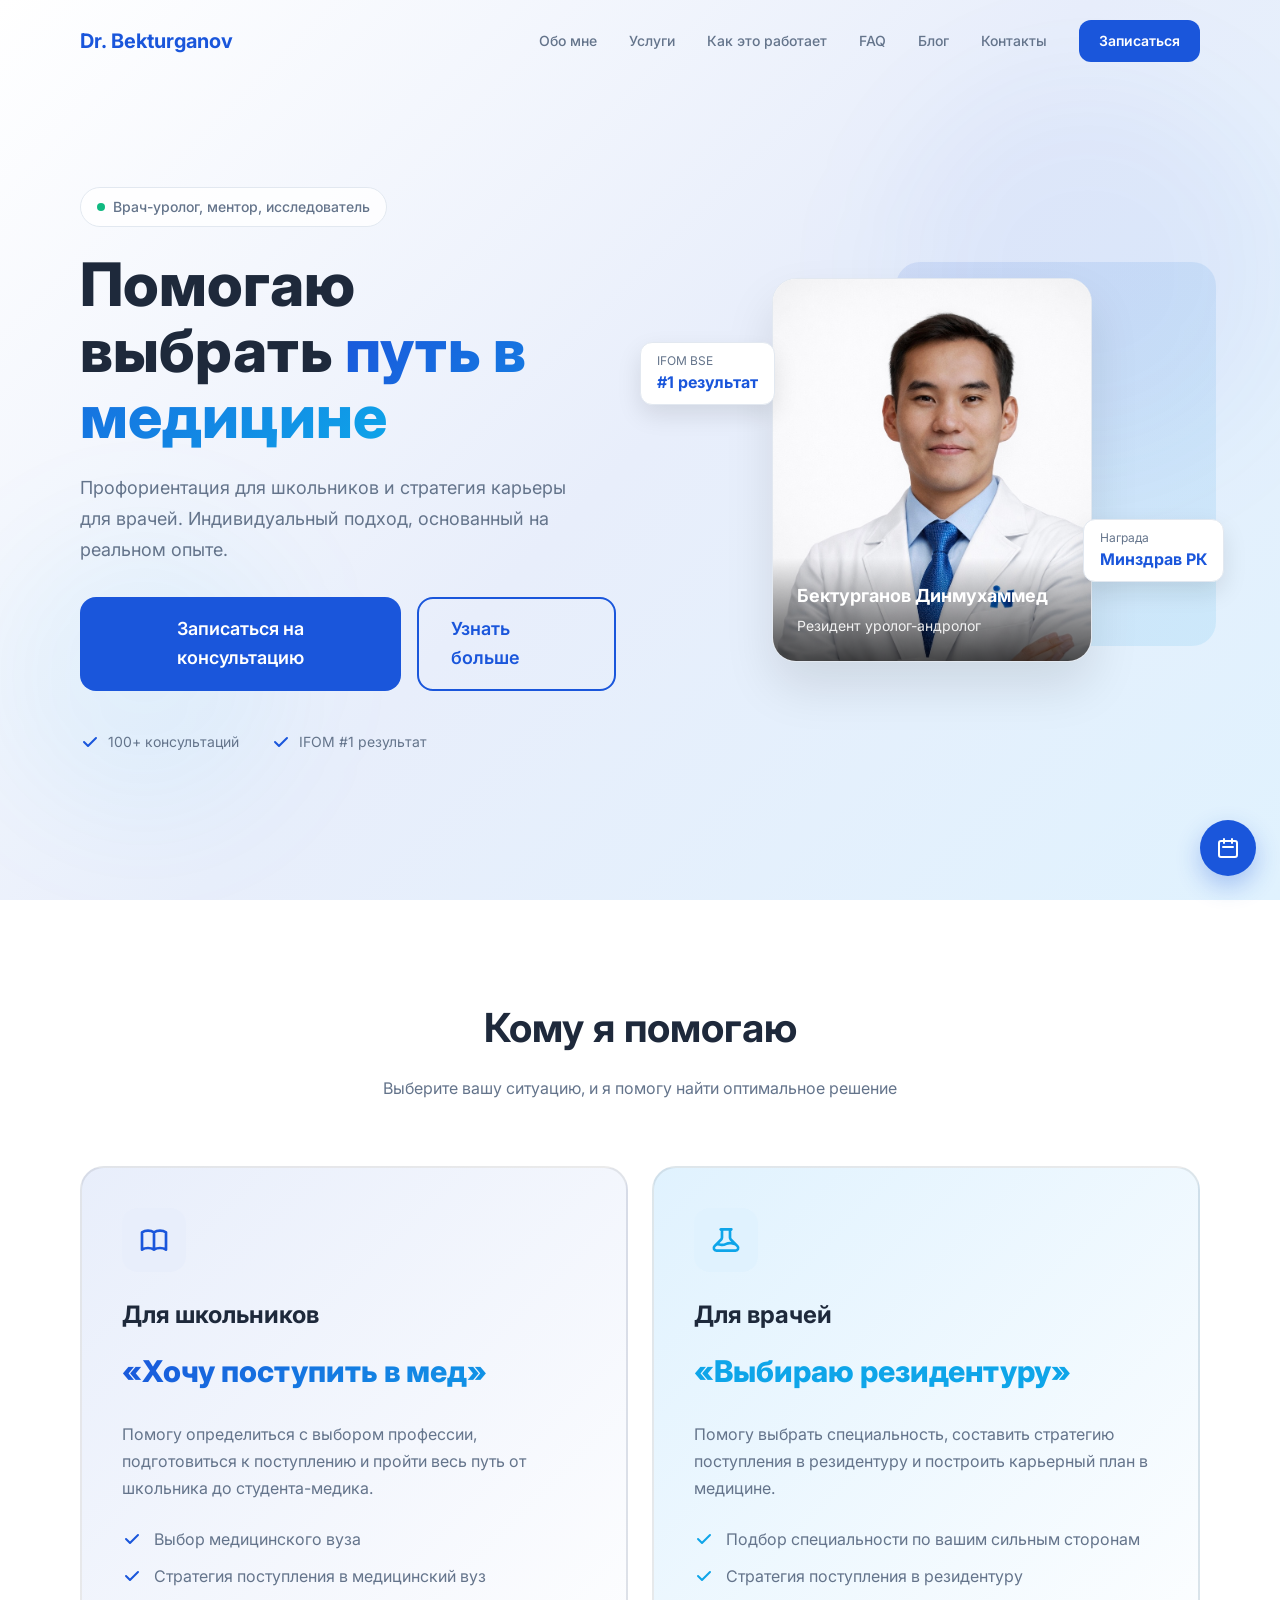
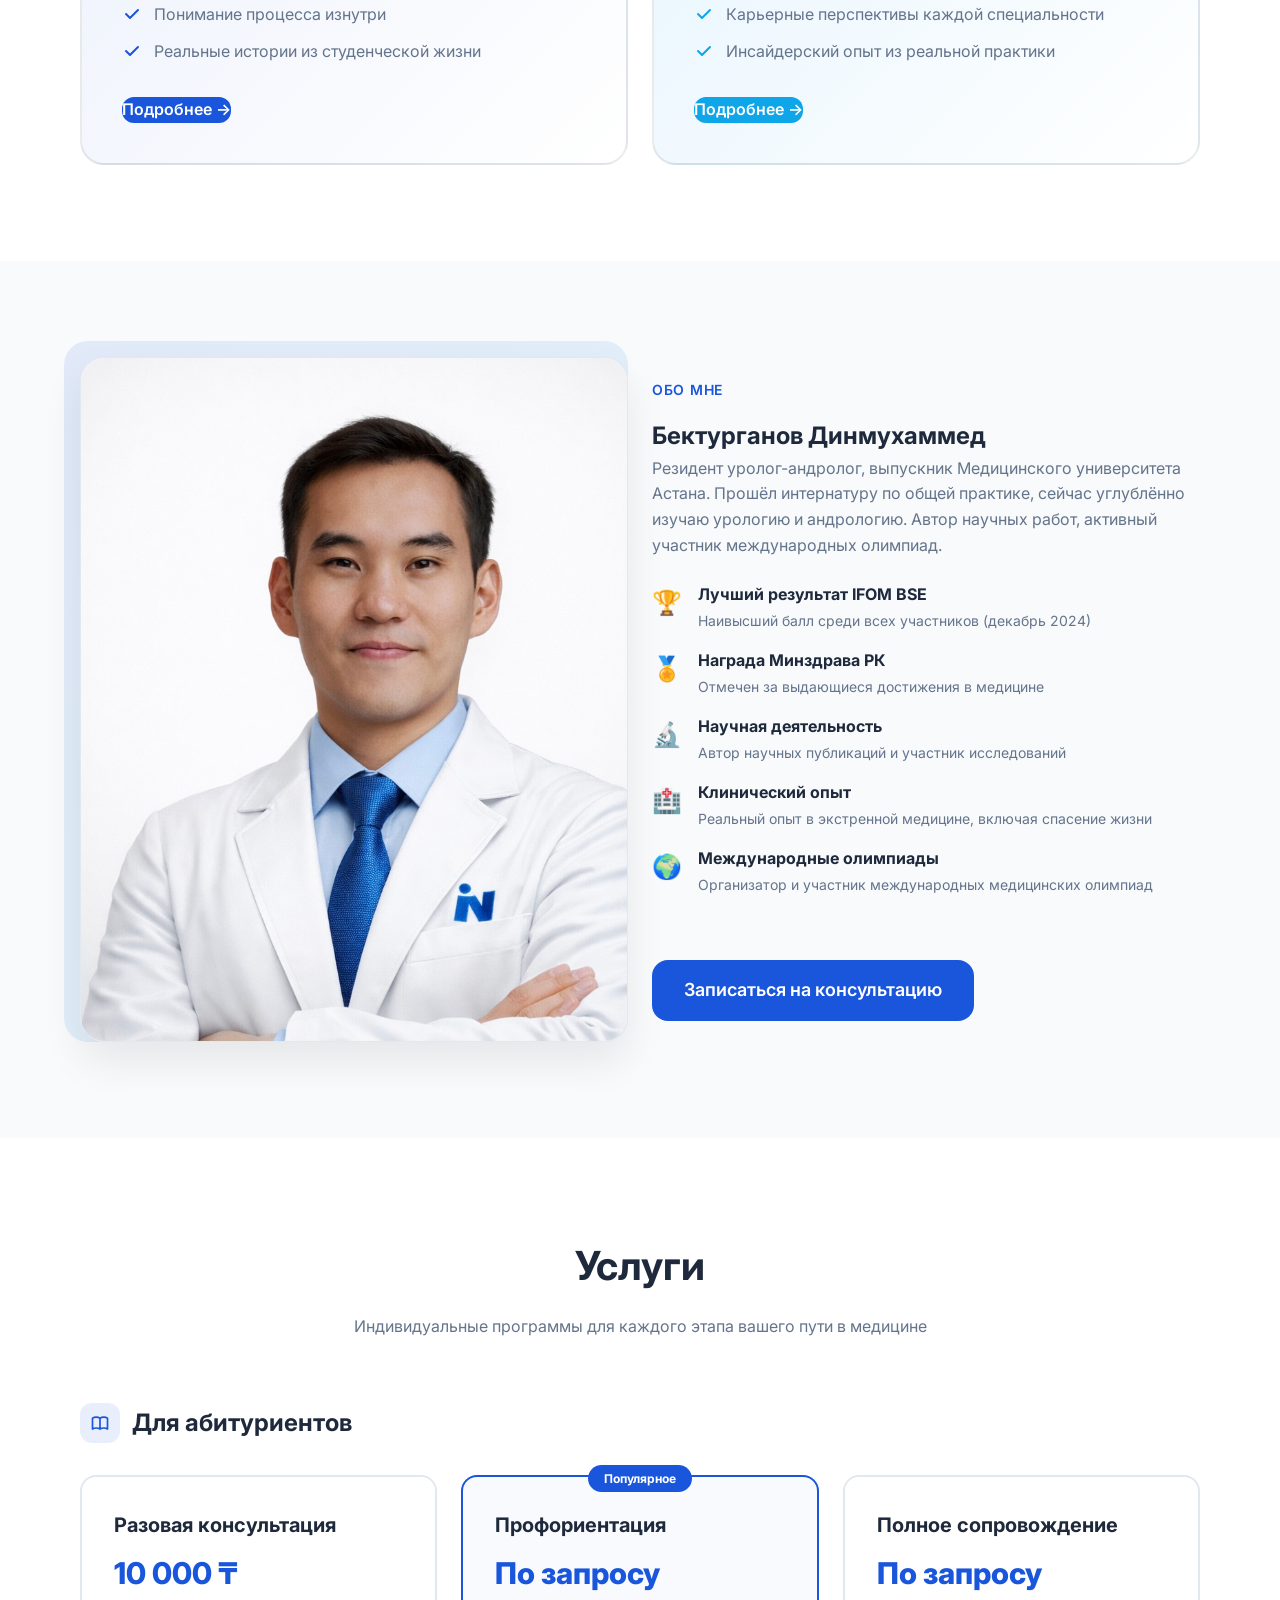
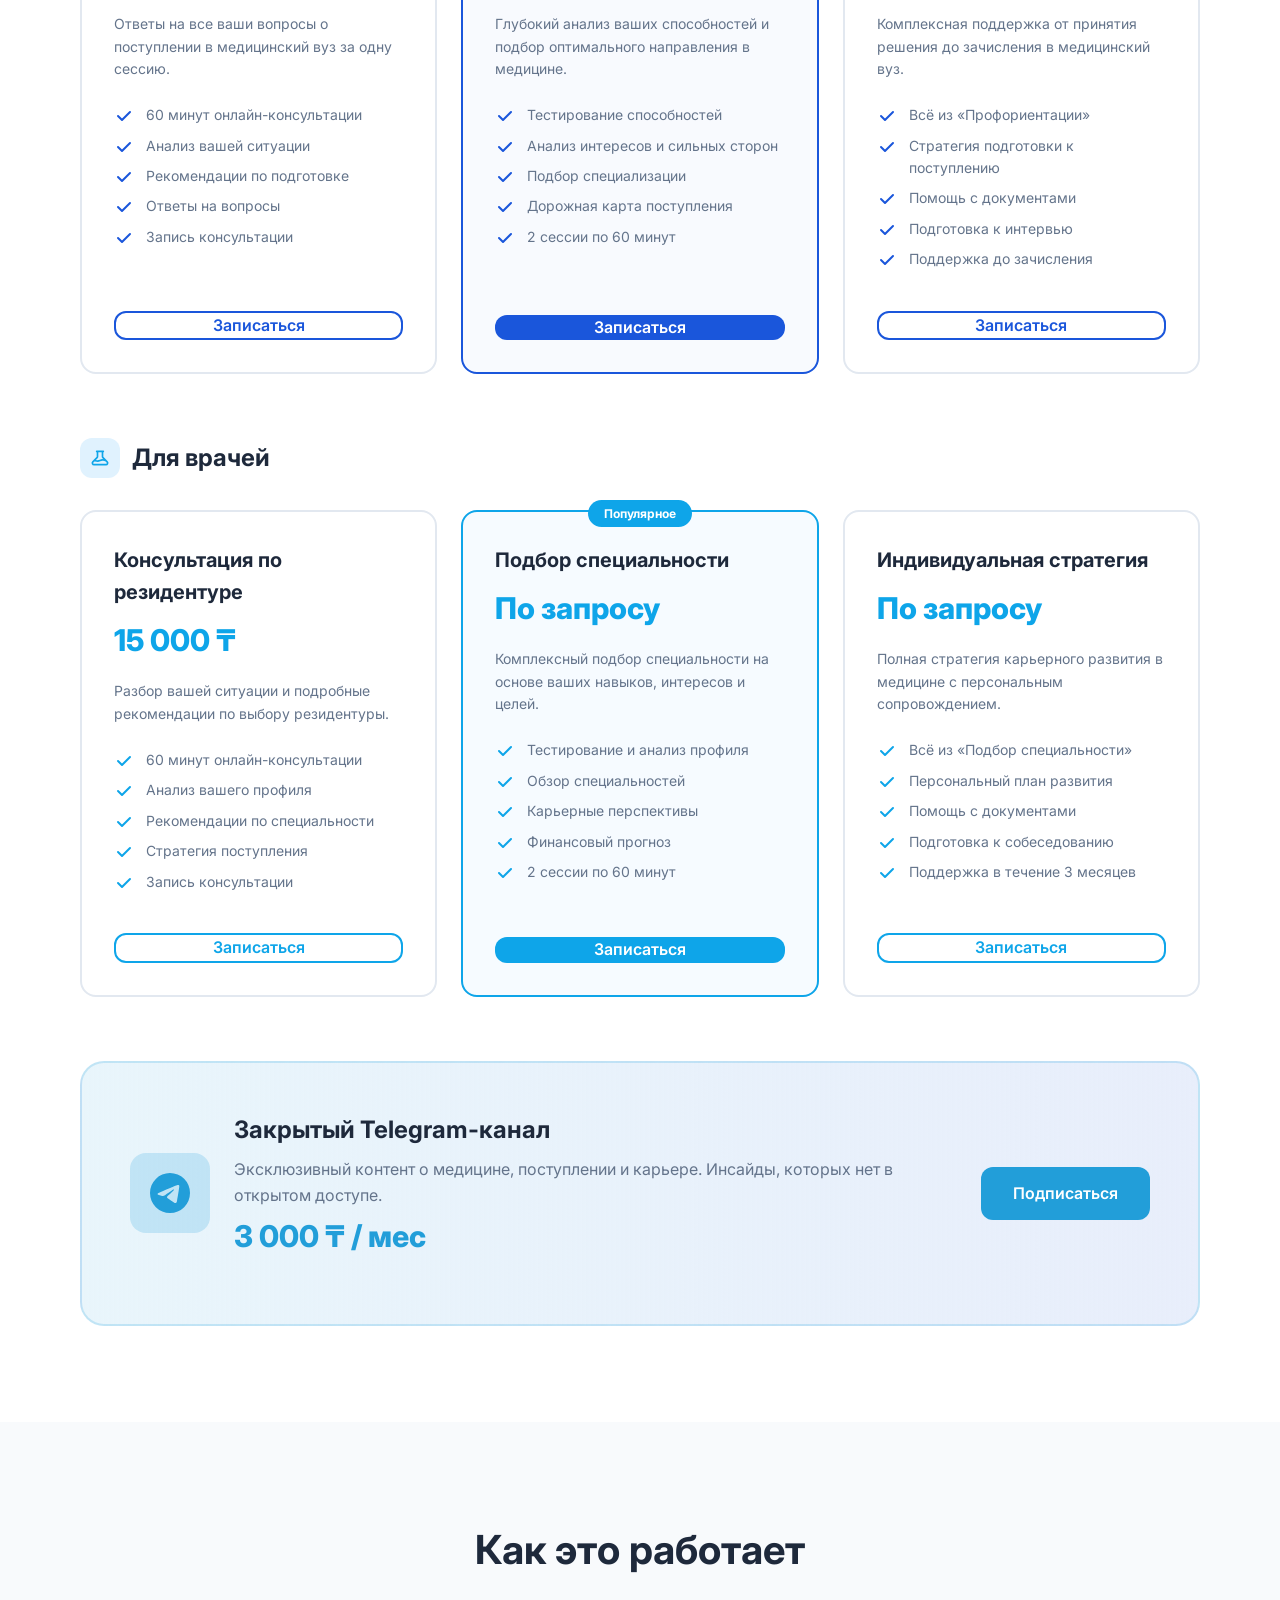
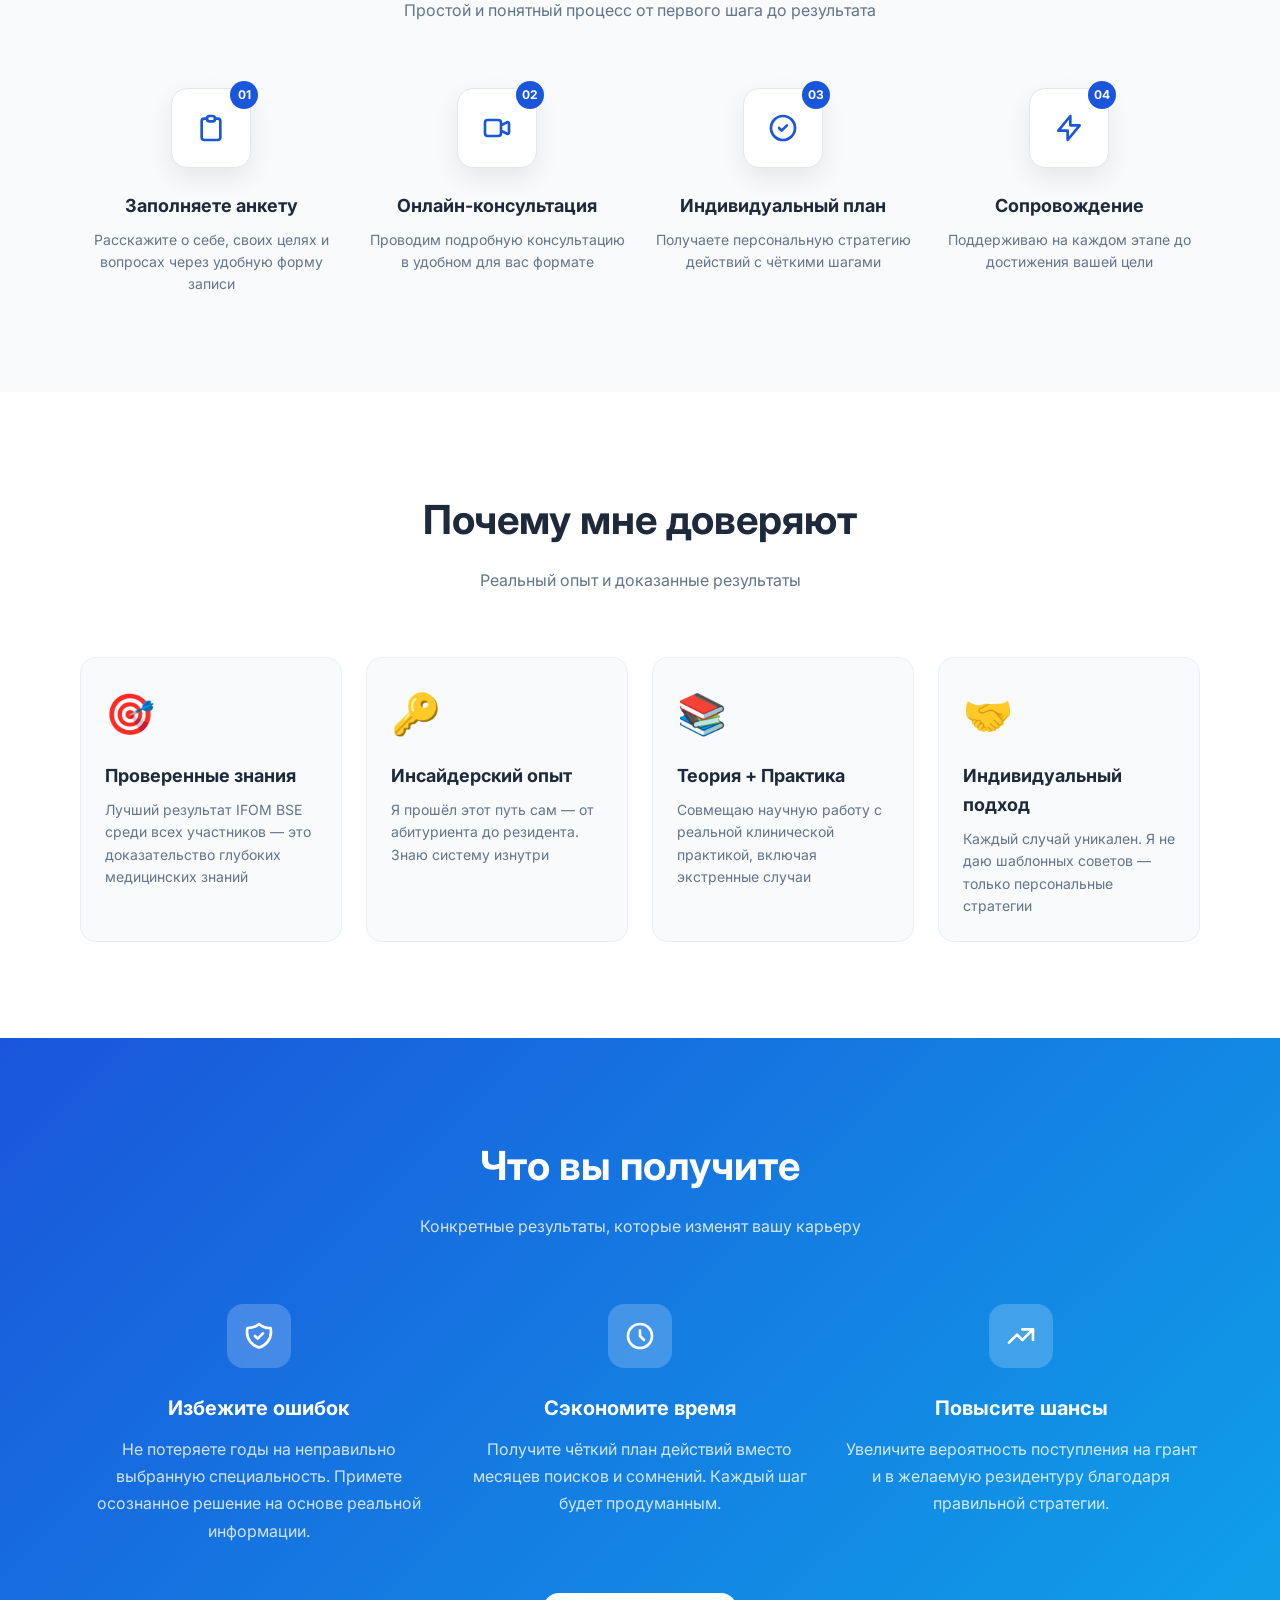
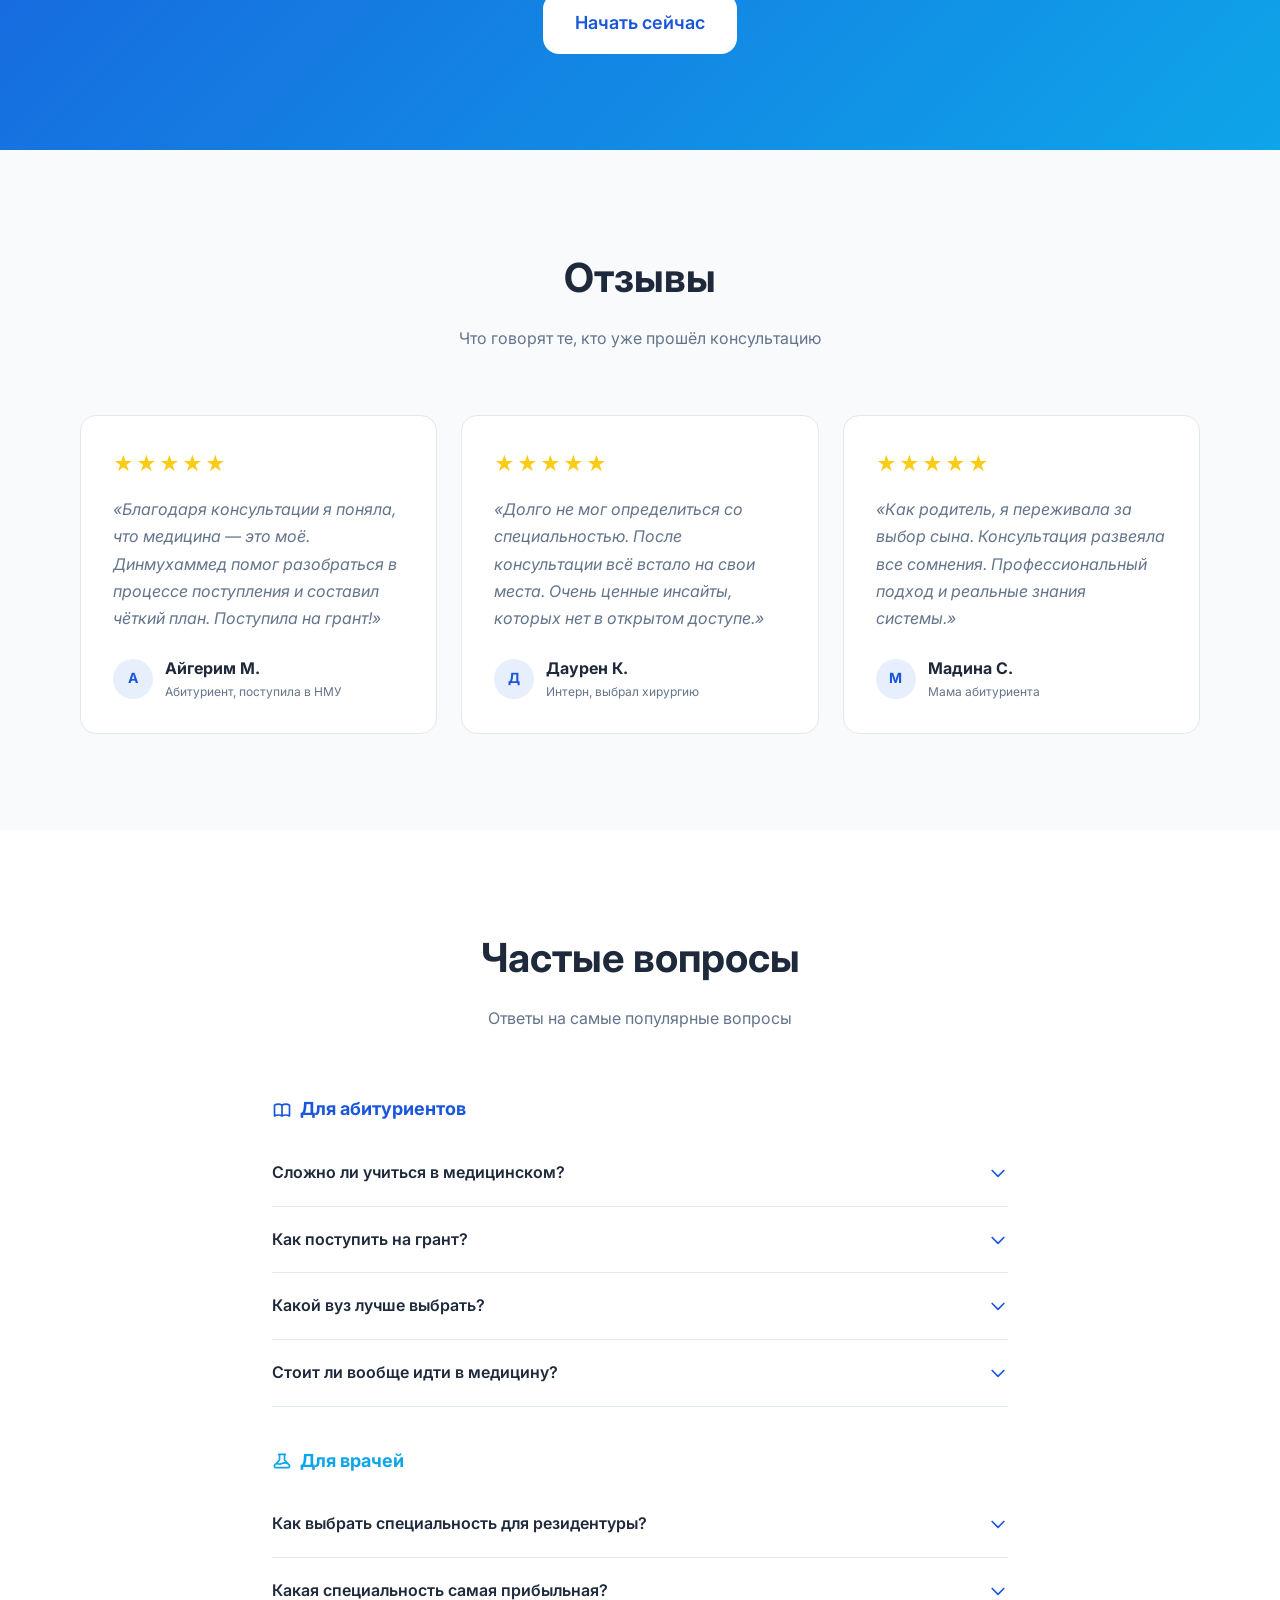
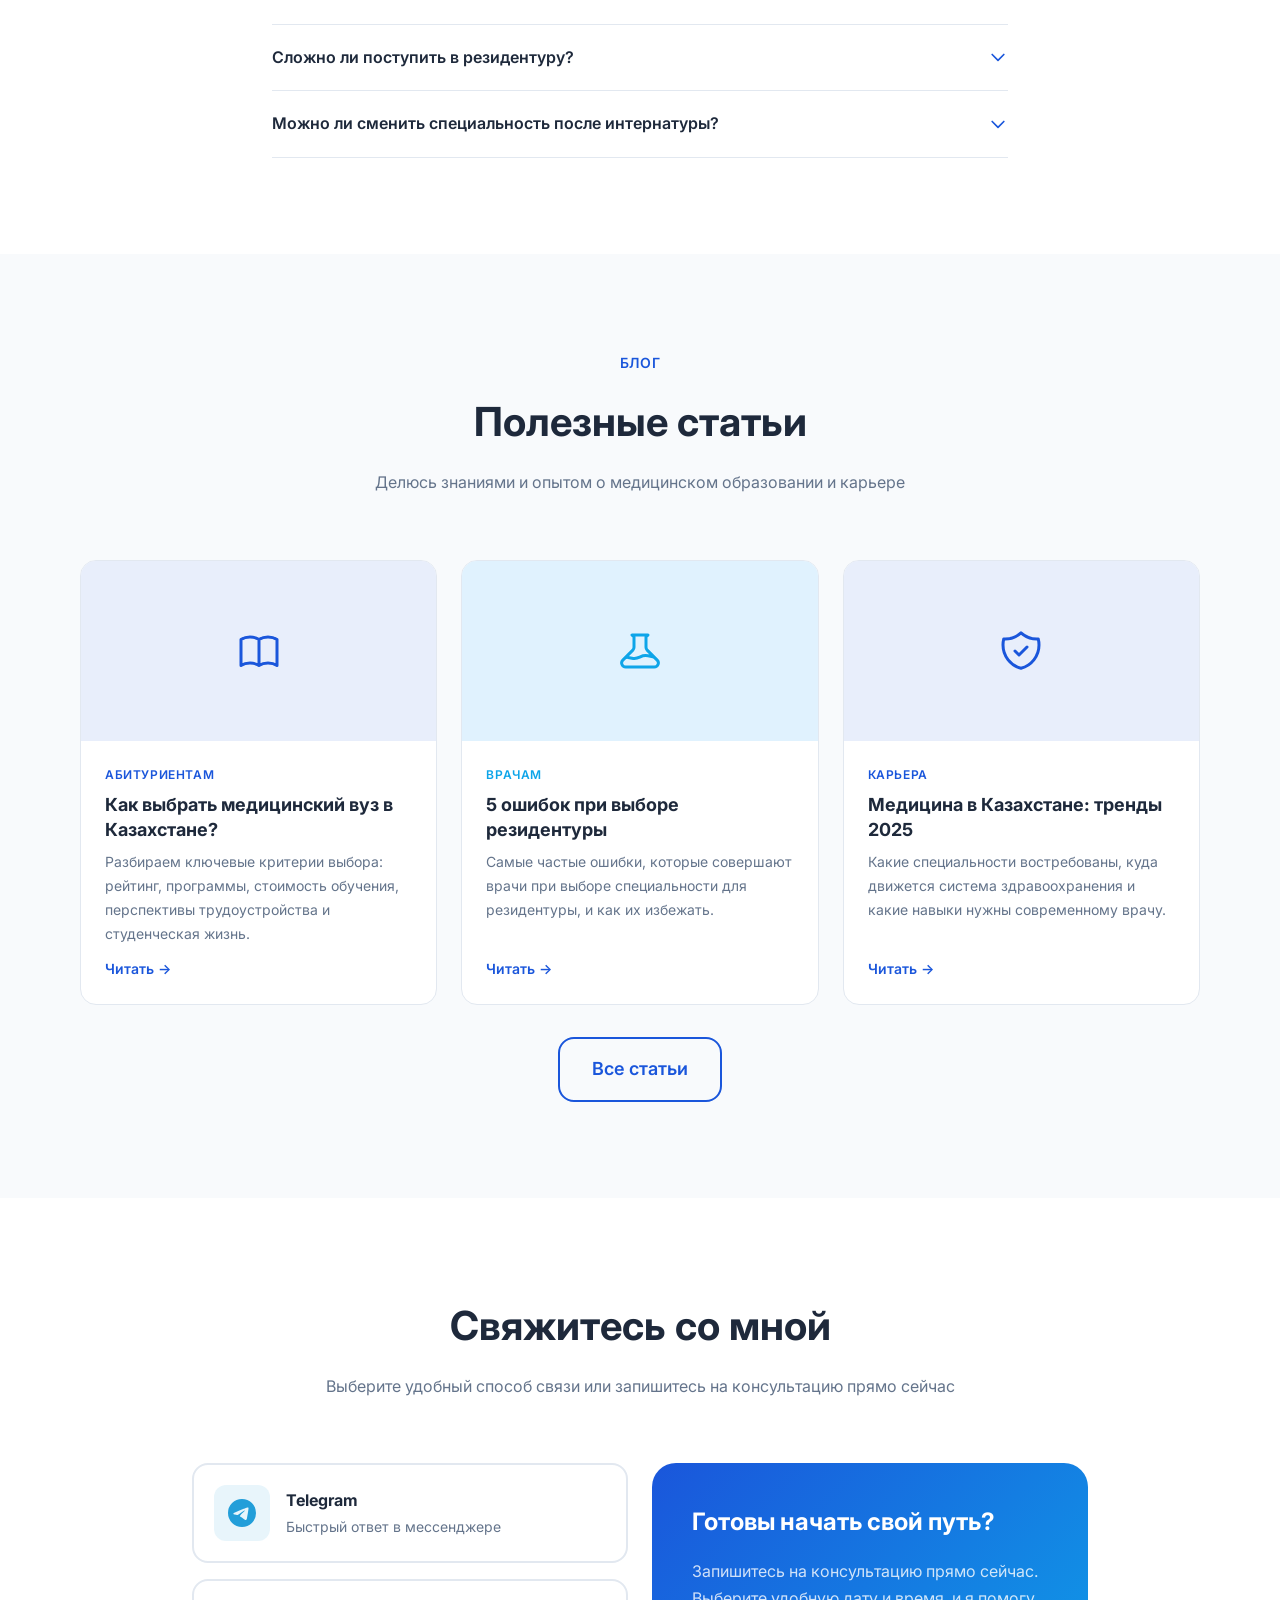
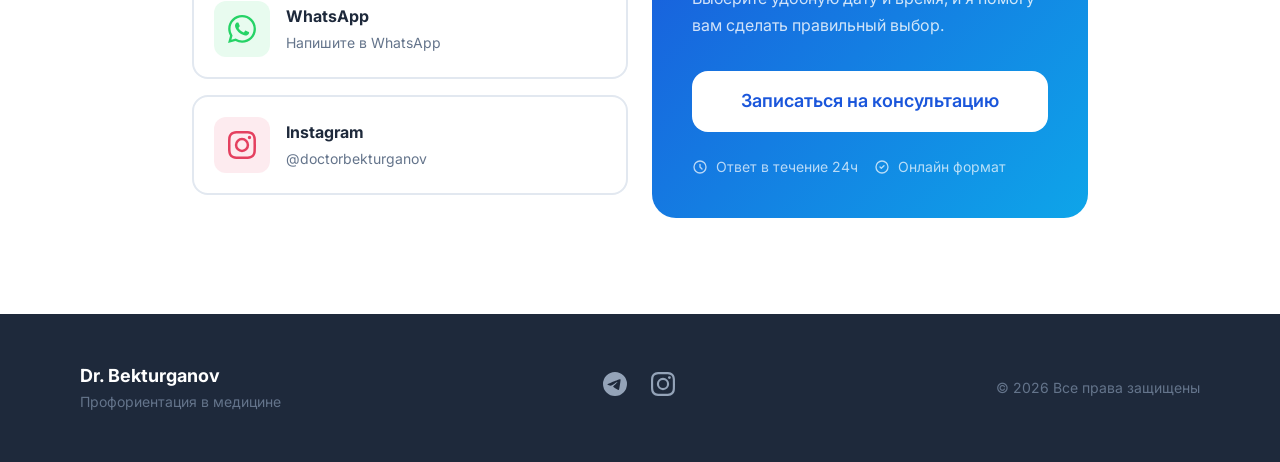
<file: index.html>
<!DOCTYPE html>
<html lang="ru">
<head>
  <meta charset="UTF-8">
  <meta name="viewport" content="width=device-width, initial-scale=1.0">
  <title>Бектурганов Динмухаммед — Профориентация в медицине</title>
  <meta name="description" content="Помогаю школьникам поступить в мед и врачам выбрать резидентуру. Консультации, менторство, сопровождение.">
  <meta name="keywords" content="профориентация, медицина, поступление в мед, резидентура, Казахстан, консультация врача, уролог">
  <meta property="og:title" content="Бектурганов Динмухаммед — Профориентация в медицине">
  <meta property="og:description" content="Помогаю школьникам поступить в мед и врачам выбрать резидентуру.">
  <meta property="og:type" content="website">
  <meta property="og:locale" content="ru_RU">
  <link rel="preconnect" href="https://fonts.googleapis.com">
  <link rel="preconnect" href="https://fonts.gstatic.com" crossorigin>
  <link href="https://fonts.googleapis.com/css2?family=Inter:wght@400;500;600;700;800&display=swap" rel="stylesheet">
  <link rel="stylesheet" href="style.css">
</head>
<body>

  <!-- NAVBAR -->
  <nav id="navbar">
    <div class="nav-inner">
      <a href="#" class="logo">Dr. Bekturganov</a>
      <div class="nav-links" id="navLinks">
        <a href="#about">Обо мне</a>
        <a href="#services">Услуги</a>
        <a href="#how">Как это работает</a>
        <a href="#faq">FAQ</a>
        <a href="blog.html">Блог</a>
        <a href="#contact">Контакты</a>
        <button class="btn btn-primary btn-sm" onclick="openBooking()">Записаться</button>
      </div>
      <button class="burger" id="burger" onclick="toggleMenu()">
        <span></span><span></span><span></span>
      </button>
    </div>
  </nav>

  <!-- HERO -->
  <section class="hero">
    <div class="hero-bg-orb hero-bg-orb-1"></div>
    <div class="hero-bg-orb hero-bg-orb-2"></div>
    <div class="container hero-grid">
      <div class="hero-content fade-up">
        <div class="badge">
          <span class="badge-dot"></span>
          Врач-уролог, ментор, исследователь
        </div>
        <h1>Помогаю выбрать <span class="gradient-text">путь в медицине</span></h1>
        <p class="hero-sub">Профориентация для школьников и стратегия карьеры для врачей. Индивидуальный подход, основанный на реальном опыте.</p>
        <div class="hero-buttons">
          <button class="btn btn-primary btn-lg pulse-cta" onclick="openBooking()">Записаться на консультацию</button>
          <a href="#segments" class="btn btn-outline btn-lg">Узнать больше</a>
        </div>
        <div class="hero-stats">
          <div class="hero-stat"><svg class="icon-check" viewBox="0 0 20 20" fill="currentColor"><path fill-rule="evenodd" d="M16.707 5.293a1 1 0 010 1.414l-8 8a1 1 0 01-1.414 0l-4-4a1 1 0 011.414-1.414L8 12.586l7.293-7.293a1 1 0 011.414 0z" clip-rule="evenodd"/></svg> 100+ консультаций</div>
          <div class="hero-stat"><svg class="icon-check" viewBox="0 0 20 20" fill="currentColor"><path fill-rule="evenodd" d="M16.707 5.293a1 1 0 010 1.414l-8 8a1 1 0 01-1.414 0l-4-4a1 1 0 011.414-1.414L8 12.586l7.293-7.293a1 1 0 011.414 0z" clip-rule="evenodd"/></svg> IFOM #1 результат</div>
        </div>
      </div>
      <div class="hero-card-wrap fade-in hide-mobile">
        <div class="hero-card-bg"></div>
        <div class="hero-card hero-card-photo">
          <img src="photo.jpg" alt="Бектурганов Динмухаммед" class="hero-photo">
          <div class="hero-card-overlay">
            <h3>Бектурганов Динмухаммед</h3>
            <p>Резидент уролог-андролог</p>
          </div>
        </div>
        <div class="float-badge float-badge-left fade-in"><p class="text-xs text-muted">IFOM BSE</p><p class="text-primary fw-bold">#1 результат</p></div>
        <div class="float-badge float-badge-right fade-in"><p class="text-xs text-muted">Награда</p><p class="text-primary fw-bold">Минздрав РК</p></div>
      </div>
    </div>
  </section>

  <!-- SEGMENTS -->
  <section id="segments" class="section bg-white">
    <div class="container">
      <div class="section-header anim">
        <h2>Кому я помогаю</h2>
        <p class="text-muted">Выберите вашу ситуацию, и я помогу найти оптимальное решение</p>
      </div>
      <div class="grid-2">
        <div class="segment-card segment-students anim">
          <div class="segment-icon bg-primary-light"><svg viewBox="0 0 24 24" fill="none" stroke="#1a56db" stroke-width="2"><path stroke-linecap="round" stroke-linejoin="round" d="M12 6.253v13m0-13C10.832 5.477 9.246 5 7.5 5S4.168 5.477 3 6.253v13C4.168 18.477 5.754 18 7.5 18s3.332.477 4.5 1.253m0-13C13.168 5.477 14.754 5 16.5 5c1.747 0 3.332.477 4.5 1.253v13C19.832 18.477 18.247 18 16.5 18c-1.746 0-3.332.477-4.5 1.253"/></svg></div>
          <h3>Для школьников</h3>
          <p class="segment-tagline gradient-text">«Хочу поступить в мед»</p>
          <p class="text-muted">Помогу определиться с выбором профессии, подготовиться к поступлению и пройти весь путь от школьника до студента-медика.</p>
          <ul class="check-list">
            <li>Выбор медицинского вуза</li>
            <li>Стратегия поступления в медицинский вуз</li>
            <li>Понимание процесса изнутри</li>
            <li>Реальные истории из студенческой жизни</li>
          </ul>
          <a href="#services-students" class="btn btn-primary">Подробнее →</a>
        </div>
        <div class="segment-card segment-doctors anim">
          <div class="segment-icon bg-accent-light"><svg viewBox="0 0 24 24" fill="none" stroke="#0ea5e9" stroke-width="2"><path stroke-linecap="round" stroke-linejoin="round" d="M19.428 15.428a2 2 0 00-1.022-.547l-2.387-.477a6 6 0 00-3.86.517l-.318.158a6 6 0 01-3.86.517L6.05 15.21a2 2 0 00-1.806.547M8 4h8l-1 1v5.172a2 2 0 00.586 1.414l5 5c1.26 1.26.367 3.414-1.415 3.414H4.828c-1.782 0-2.674-2.154-1.414-3.414l5-5A2 2 0 009 10.172V5L8 4z"/></svg></div>
          <h3>Для врачей</h3>
          <p class="segment-tagline text-accent">«Выбираю резидентуру»</p>
          <p class="text-muted">Помогу выбрать специальность, составить стратегию поступления в резидентуру и построить карьерный план в медицине.</p>
          <ul class="check-list check-list-accent">
            <li>Подбор специальности по вашим сильным сторонам</li>
            <li>Стратегия поступления в резидентуру</li>
            <li>Карьерные перспективы каждой специальности</li>
            <li>Инсайдерский опыт из реальной практики</li>
          </ul>
          <a href="#services-doctors" class="btn btn-accent">Подробнее →</a>
        </div>
      </div>
    </div>
  </section>

  <!-- ABOUT -->
  <section id="about" class="section bg-surface">
    <div class="container">
      <div class="grid-2 items-center">
        <div class="about-photo anim">
          <div class="about-photo-bg"></div>
          <div class="about-photo-card about-photo-full">
            <img src="photo.jpg" alt="Бектурганов Динмухаммед" class="about-full-img">
          </div>
        </div>
        <div class="anim">
          <span class="section-label">Обо мне</span>
          <h2>Бектурганов Динмухаммед</h2>
          <p class="text-muted mb-6">Резидент уролог-андролог, выпускник Медицинского университета Астана. Прошёл интернатуру по общей практике, сейчас углублённо изучаю урологию и андрологию. Автор научных работ, активный участник международных олимпиад.</p>
          <div class="achievement-list">
            <div class="achievement"><span class="achievement-emoji">🏆</span><div><strong>Лучший результат IFOM BSE</strong><p class="text-muted text-sm">Наивысший балл среди всех участников (декабрь 2024)</p></div></div>
            <div class="achievement"><span class="achievement-emoji">🏅</span><div><strong>Награда Минздрава РК</strong><p class="text-muted text-sm">Отмечен за выдающиеся достижения в медицине</p></div></div>
            <div class="achievement"><span class="achievement-emoji">🔬</span><div><strong>Научная деятельность</strong><p class="text-muted text-sm">Автор научных публикаций и участник исследований</p></div></div>
            <div class="achievement"><span class="achievement-emoji">🏥</span><div><strong>Клинический опыт</strong><p class="text-muted text-sm">Реальный опыт в экстренной медицине, включая спасение жизни</p></div></div>
            <div class="achievement"><span class="achievement-emoji">🌍</span><div><strong>Международные олимпиады</strong><p class="text-muted text-sm">Организатор и участник международных медицинских олимпиад</p></div></div>
          </div>
          <button class="btn btn-primary btn-lg mt-8" onclick="openBooking()">Записаться на консультацию</button>
        </div>
      </div>
    </div>
  </section>

  <!-- SERVICES -->
  <section id="services" class="section bg-white">
    <div class="container">
      <div class="section-header anim">
        <h2>Услуги</h2>
        <p class="text-muted">Индивидуальные программы для каждого этапа вашего пути в медицине</p>
      </div>

      <!-- Students -->
      <div id="services-students" class="mb-16">
        <div class="services-label anim"><div class="services-label-icon bg-primary-light"><svg viewBox="0 0 24 24" fill="none" stroke="#1a56db" stroke-width="2" width="20" height="20"><path stroke-linecap="round" stroke-linejoin="round" d="M12 6.253v13m0-13C10.832 5.477 9.246 5 7.5 5S4.168 5.477 3 6.253v13C4.168 18.477 5.754 18 7.5 18s3.332.477 4.5 1.253m0-13C13.168 5.477 14.754 5 16.5 5c1.747 0 3.332.477 4.5 1.253v13C19.832 18.477 18.247 18 16.5 18c-1.746 0-3.332.477-4.5 1.253"/></svg></div><h3>Для абитуриентов</h3></div>
        <div class="grid-3 anim">
          <div class="price-card">
            <h4>Разовая консультация</h4>
            <p class="price text-primary">10 000 ₸</p>
            <p class="text-muted text-sm">Ответы на все ваши вопросы о поступлении в медицинский вуз за одну сессию.</p>
            <ul class="check-list check-list-sm"><li>60 минут онлайн-консультации</li><li>Анализ вашей ситуации</li><li>Рекомендации по подготовке</li><li>Ответы на вопросы</li><li>Запись консультации</li></ul>
            <button class="btn btn-outline w-full" onclick="openBooking('student_consultation')">Записаться</button>
          </div>
          <div class="price-card price-card-popular">
            <div class="popular-badge">Популярное</div>
            <h4>Профориентация</h4>
            <p class="price text-primary">По запросу</p>
            <p class="text-muted text-sm">Глубокий анализ ваших способностей и подбор оптимального направления в медицине.</p>
            <ul class="check-list check-list-sm"><li>Тестирование способностей</li><li>Анализ интересов и сильных сторон</li><li>Подбор специализации</li><li>Дорожная карта поступления</li><li>2 сессии по 60 минут</li></ul>
            <button class="btn btn-primary w-full" onclick="openBooking('student_orientation')">Записаться</button>
          </div>
          <div class="price-card">
            <h4>Полное сопровождение</h4>
            <p class="price text-primary">По запросу</p>
            <p class="text-muted text-sm">Комплексная поддержка от принятия решения до зачисления в медицинский вуз.</p>
            <ul class="check-list check-list-sm"><li>Всё из «Профориентации»</li><li>Стратегия подготовки к поступлению</li><li>Помощь с документами</li><li>Подготовка к интервью</li><li>Поддержка до зачисления</li></ul>
            <button class="btn btn-outline w-full" onclick="openBooking('student_full')">Записаться</button>
          </div>
        </div>
      </div>

      <!-- Doctors -->
      <div id="services-doctors" class="mb-16">
        <div class="services-label anim"><div class="services-label-icon bg-accent-light"><svg viewBox="0 0 24 24" fill="none" stroke="#0ea5e9" stroke-width="2" width="20" height="20"><path stroke-linecap="round" stroke-linejoin="round" d="M19.428 15.428a2 2 0 00-1.022-.547l-2.387-.477a6 6 0 00-3.86.517l-.318.158a6 6 0 01-3.86.517L6.05 15.21a2 2 0 00-1.806.547M8 4h8l-1 1v5.172a2 2 0 00.586 1.414l5 5c1.26 1.26.367 3.414-1.415 3.414H4.828c-1.782 0-2.674-2.154-1.414-3.414l5-5A2 2 0 009 10.172V5L8 4z"/></svg></div><h3>Для врачей</h3></div>
        <div class="grid-3 anim">
          <div class="price-card">
            <h4>Консультация по резидентуре</h4>
            <p class="price text-accent">15 000 ₸</p>
            <p class="text-muted text-sm">Разбор вашей ситуации и подробные рекомендации по выбору резидентуры.</p>
            <ul class="check-list check-list-sm check-list-accent"><li>60 минут онлайн-консультации</li><li>Анализ вашего профиля</li><li>Рекомендации по специальности</li><li>Стратегия поступления</li><li>Запись консультации</li></ul>
            <button class="btn btn-outline-accent w-full" onclick="openBooking('doctor_consultation')">Записаться</button>
          </div>
          <div class="price-card price-card-popular-accent">
            <div class="popular-badge bg-accent">Популярное</div>
            <h4>Подбор специальности</h4>
            <p class="price text-accent">По запросу</p>
            <p class="text-muted text-sm">Комплексный подбор специальности на основе ваших навыков, интересов и целей.</p>
            <ul class="check-list check-list-sm check-list-accent"><li>Тестирование и анализ профиля</li><li>Обзор специальностей</li><li>Карьерные перспективы</li><li>Финансовый прогноз</li><li>2 сессии по 60 минут</li></ul>
            <button class="btn btn-accent w-full" onclick="openBooking('doctor_specialty')">Записаться</button>
          </div>
          <div class="price-card">
            <h4>Индивидуальная стратегия</h4>
            <p class="price text-accent">По запросу</p>
            <p class="text-muted text-sm">Полная стратегия карьерного развития в медицине с персональным сопровождением.</p>
            <ul class="check-list check-list-sm check-list-accent"><li>Всё из «Подбор специальности»</li><li>Персональный план развития</li><li>Помощь с документами</li><li>Подготовка к собеседованию</li><li>Поддержка в течение 3 месяцев</li></ul>
            <button class="btn btn-outline-accent w-full" onclick="openBooking('doctor_strategy')">Записаться</button>
          </div>
        </div>
      </div>

      <!-- Telegram subscription -->
      <div class="telegram-card anim">
        <div class="telegram-card-inner">
          <div class="telegram-icon"><svg viewBox="0 0 24 24" fill="#229ED9" width="40" height="40"><path d="M11.944 0A12 12 0 0 0 0 12a12 12 0 0 0 12 12 12 12 0 0 0 12-12A12 12 0 0 0 12 0a12 12 0 0 0-.056 0zm4.962 7.224c.1-.002.321.023.465.14a.506.506 0 0 1 .171.325c.016.093.036.306.02.472-.18 1.898-.962 6.502-1.36 8.627-.168.9-.499 1.201-.82 1.23-.696.065-1.225-.46-1.9-.902-1.056-.693-1.653-1.124-2.678-1.8-1.185-.78-.417-1.21.258-1.91.177-.184 3.247-2.977 3.307-3.23.007-.032.014-.15-.056-.212s-.174-.041-.249-.024c-.106.024-1.793 1.14-5.061 3.345-.48.33-.913.49-1.302.48-.428-.008-1.252-.241-1.865-.44-.752-.245-1.349-.374-1.297-.789.027-.216.325-.437.893-.663 3.498-1.524 5.83-2.529 6.998-3.014 3.332-1.386 4.025-1.627 4.476-1.635z"/></svg></div>
          <div class="telegram-text">
            <h3>Закрытый Telegram-канал</h3>
            <p class="text-muted">Эксклюзивный контент о медицине, поступлении и карьере. Инсайды, которых нет в открытом доступе.</p>
            <p class="price text-telegram">3 000 ₸ / мес</p>
          </div>
          <button class="btn btn-telegram" onclick="openBooking('telegram_subscription')">Подписаться</button>
        </div>
      </div>
    </div>
  </section>

  <!-- HOW IT WORKS -->
  <section id="how" class="section bg-surface">
    <div class="container">
      <div class="section-header anim">
        <h2>Как это работает</h2>
        <p class="text-muted">Простой и понятный процесс от первого шага до результата</p>
      </div>
      <div class="steps-grid anim">
        <div class="step">
          <div class="step-icon-wrap"><svg viewBox="0 0 24 24" fill="none" stroke="#1a56db" stroke-width="2"><path stroke-linecap="round" stroke-linejoin="round" d="M9 5H7a2 2 0 00-2 2v12a2 2 0 002 2h10a2 2 0 002-2V7a2 2 0 00-2-2h-2M9 5a2 2 0 002 2h2a2 2 0 002-2M9 5a2 2 0 012-2h2a2 2 0 012 2"/></svg><span class="step-num">01</span></div>
          <h4>Заполняете анкету</h4>
          <p class="text-muted text-sm">Расскажите о себе, своих целях и вопросах через удобную форму записи</p>
        </div>
        <div class="step">
          <div class="step-icon-wrap"><svg viewBox="0 0 24 24" fill="none" stroke="#1a56db" stroke-width="2"><path stroke-linecap="round" stroke-linejoin="round" d="M15 10l4.553-2.276A1 1 0 0121 8.618v6.764a1 1 0 01-1.447.894L15 14M5 18h8a2 2 0 002-2V8a2 2 0 00-2-2H5a2 2 0 00-2 2v8a2 2 0 002 2z"/></svg><span class="step-num">02</span></div>
          <h4>Онлайн-консультация</h4>
          <p class="text-muted text-sm">Проводим подробную консультацию в удобном для вас формате</p>
        </div>
        <div class="step">
          <div class="step-icon-wrap"><svg viewBox="0 0 24 24" fill="none" stroke="#1a56db" stroke-width="2"><path stroke-linecap="round" stroke-linejoin="round" d="M9 12l2 2 4-4m6 2a9 9 0 11-18 0 9 9 0 0118 0z"/></svg><span class="step-num">03</span></div>
          <h4>Индивидуальный план</h4>
          <p class="text-muted text-sm">Получаете персональную стратегию действий с чёткими шагами</p>
        </div>
        <div class="step">
          <div class="step-icon-wrap"><svg viewBox="0 0 24 24" fill="none" stroke="#1a56db" stroke-width="2"><path stroke-linecap="round" stroke-linejoin="round" d="M13 10V3L4 14h7v7l9-11h-7z"/></svg><span class="step-num">04</span></div>
          <h4>Сопровождение</h4>
          <p class="text-muted text-sm">Поддерживаю на каждом этапе до достижения вашей цели</p>
        </div>
      </div>
    </div>
  </section>

  <!-- WHY TRUST ME -->
  <section class="section bg-white">
    <div class="container">
      <div class="section-header anim">
        <h2>Почему мне доверяют</h2>
        <p class="text-muted">Реальный опыт и доказанные результаты</p>
      </div>
      <div class="grid-4 anim">
        <div class="trust-card"><span class="trust-emoji">🎯</span><h4>Проверенные знания</h4><p class="text-muted text-sm">Лучший результат IFOM BSE среди всех участников — это доказательство глубоких медицинских знаний</p></div>
        <div class="trust-card"><span class="trust-emoji">🔑</span><h4>Инсайдерский опыт</h4><p class="text-muted text-sm">Я прошёл этот путь сам — от абитуриента до резидента. Знаю систему изнутри</p></div>
        <div class="trust-card"><span class="trust-emoji">📚</span><h4>Теория + Практика</h4><p class="text-muted text-sm">Совмещаю научную работу с реальной клинической практикой, включая экстренные случаи</p></div>
        <div class="trust-card"><span class="trust-emoji">🤝</span><h4>Индивидуальный подход</h4><p class="text-muted text-sm">Каждый случай уникален. Я не даю шаблонных советов — только персональные стратегии</p></div>
      </div>
    </div>
  </section>

  <!-- RESULTS -->
  <section class="section bg-gradient">
    <div class="container">
      <div class="section-header anim">
        <h2>Что вы получите</h2>
        <p style="color:rgba(255,255,255,.8)">Конкретные результаты, которые изменят вашу карьеру</p>
      </div>
      <div class="grid-3 anim">
        <div class="result-card">
          <div class="result-icon"><svg viewBox="0 0 24 24" fill="none" stroke="white" stroke-width="2"><path stroke-linecap="round" stroke-linejoin="round" d="M9 12l2 2 4-4m5.618-4.016A11.955 11.955 0 0112 2.944a11.955 11.955 0 01-8.618 3.04A12.02 12.02 0 003 9c0 5.591 3.824 10.29 9 11.622 5.176-1.332 9-6.03 9-11.622 0-1.042-.133-2.052-.382-3.016z"/></svg></div>
          <h4>Избежите ошибок</h4>
          <p>Не потеряете годы на неправильно выбранную специальность. Примете осознанное решение на основе реальной информации.</p>
        </div>
        <div class="result-card">
          <div class="result-icon"><svg viewBox="0 0 24 24" fill="none" stroke="white" stroke-width="2"><path stroke-linecap="round" stroke-linejoin="round" d="M12 8v4l3 3m6-3a9 9 0 11-18 0 9 9 0 0118 0z"/></svg></div>
          <h4>Сэкономите время</h4>
          <p>Получите чёткий план действий вместо месяцев поисков и сомнений. Каждый шаг будет продуманным.</p>
        </div>
        <div class="result-card">
          <div class="result-icon"><svg viewBox="0 0 24 24" fill="none" stroke="white" stroke-width="2"><path stroke-linecap="round" stroke-linejoin="round" d="M13 7h8m0 0v8m0-8l-8 8-4-4-6 6"/></svg></div>
          <h4>Повысите шансы</h4>
          <p>Увеличите вероятность поступления на грант и в желаемую резидентуру благодаря правильной стратегии.</p>
        </div>
      </div>
      <div class="text-center mt-12 anim"><button class="btn btn-white btn-lg" onclick="openBooking()">Начать сейчас</button></div>
    </div>
  </section>

  <!-- TESTIMONIALS -->
  <section class="section bg-surface">
    <div class="container">
      <div class="section-header anim">
        <h2>Отзывы</h2>
        <p class="text-muted">Что говорят те, кто уже прошёл консультацию</p>
      </div>
      <div class="grid-3 anim">
        <div class="review-card">
          <div class="stars">★★★★★</div>
          <p class="text-muted review-text">&laquo;Благодаря консультации я поняла, что медицина — это моё. Динмухаммед помог разобраться в процессе поступления и составил чёткий план. Поступила на грант!&raquo;</p>
          <div class="reviewer"><div class="reviewer-avatar">А</div><div><strong>Айгерим М.</strong><p class="text-muted text-xs">Абитуриент, поступила в НМУ</p></div></div>
        </div>
        <div class="review-card">
          <div class="stars">★★★★★</div>
          <p class="text-muted review-text">&laquo;Долго не мог определиться со специальностью. После консультации всё встало на свои места. Очень ценные инсайты, которых нет в открытом доступе.&raquo;</p>
          <div class="reviewer"><div class="reviewer-avatar">Д</div><div><strong>Даурен К.</strong><p class="text-muted text-xs">Интерн, выбрал хирургию</p></div></div>
        </div>
        <div class="review-card">
          <div class="stars">★★★★★</div>
          <p class="text-muted review-text">&laquo;Как родитель, я переживала за выбор сына. Консультация развеяла все сомнения. Профессиональный подход и реальные знания системы.&raquo;</p>
          <div class="reviewer"><div class="reviewer-avatar">М</div><div><strong>Мадина С.</strong><p class="text-muted text-xs">Мама абитуриента</p></div></div>
        </div>
      </div>
    </div>
  </section>

  <!-- FAQ -->
  <section id="faq" class="section bg-white">
    <div class="container container-sm">
      <div class="section-header anim">
        <h2>Частые вопросы</h2>
        <p class="text-muted">Ответы на самые популярные вопросы</p>
      </div>
      <div class="anim">
        <h3 class="faq-group-title text-primary"><svg viewBox="0 0 24 24" fill="none" stroke="currentColor" stroke-width="2" width="20" height="20"><path stroke-linecap="round" stroke-linejoin="round" d="M12 6.253v13m0-13C10.832 5.477 9.246 5 7.5 5S4.168 5.477 3 6.253v13C4.168 18.477 5.754 18 7.5 18s3.332.477 4.5 1.253m0-13C13.168 5.477 14.754 5 16.5 5c1.747 0 3.332.477 4.5 1.253v13C19.832 18.477 18.247 18 16.5 18c-1.746 0-3.332.477-4.5 1.253"/></svg> Для абитуриентов</h3>
        <div class="faq-item" onclick="toggleFaq(this)"><div class="faq-q"><span>Сложно ли учиться в медицинском?</span><svg class="faq-chevron" viewBox="0 0 24 24" fill="none" stroke="currentColor" stroke-width="2"><path stroke-linecap="round" stroke-linejoin="round" d="M19 9l-7 7-7-7"/></svg></div><div class="faq-a">Медицинское образование требует серьёзной самоотдачи. Объём информации большой, но при правильном подходе и мотивации это абсолютно реально. На консультации я расскажу, как организовать учёбу эффективно и какие навыки развивать с самого начала.</div></div>
        <div class="faq-item" onclick="toggleFaq(this)"><div class="faq-q"><span>Как поступить на грант?</span><svg class="faq-chevron" viewBox="0 0 24 24" fill="none" stroke="currentColor" stroke-width="2"><path stroke-linecap="round" stroke-linejoin="round" d="M19 9l-7 7-7-7"/></svg></div><div class="faq-a">Для поступления на грант важна стратегия выбора вуза и специальности, а также понимание процесса изнутри. На консультации разберём вашу ситуацию и составим план действий.</div></div>
        <div class="faq-item" onclick="toggleFaq(this)"><div class="faq-q"><span>Какой вуз лучше выбрать?</span><svg class="faq-chevron" viewBox="0 0 24 24" fill="none" stroke="currentColor" stroke-width="2"><path stroke-linecap="round" stroke-linejoin="round" d="M19 9l-7 7-7-7"/></svg></div><div class="faq-a">Это зависит от ваших целей, бюджета и региона. У каждого медицинского вуза Казахстана есть свои сильные стороны. На консультации подберём оптимальный вариант именно для вас.</div></div>
        <div class="faq-item" onclick="toggleFaq(this)"><div class="faq-q"><span>Стоит ли вообще идти в медицину?</span><svg class="faq-chevron" viewBox="0 0 24 24" fill="none" stroke="currentColor" stroke-width="2"><path stroke-linecap="round" stroke-linejoin="round" d="M19 9l-7 7-7-7"/></svg></div><div class="faq-a">Медицина — это призвание, которое требует любви к делу. Если вас тянет помогать людям и интересует наука о здоровье — однозначно да. На профориентации мы определим, подходит ли вам эта профессия.</div></div>

        <h3 class="faq-group-title text-accent mt-10"><svg viewBox="0 0 24 24" fill="none" stroke="currentColor" stroke-width="2" width="20" height="20"><path stroke-linecap="round" stroke-linejoin="round" d="M19.428 15.428a2 2 0 00-1.022-.547l-2.387-.477a6 6 0 00-3.86.517l-.318.158a6 6 0 01-3.86.517L6.05 15.21a2 2 0 00-1.806.547M8 4h8l-1 1v5.172a2 2 0 00.586 1.414l5 5c1.26 1.26.367 3.414-1.415 3.414H4.828c-1.782 0-2.674-2.154-1.414-3.414l5-5A2 2 0 009 10.172V5L8 4z"/></svg> Для врачей</h3>
        <div class="faq-item" onclick="toggleFaq(this)"><div class="faq-q"><span>Как выбрать специальность для резидентуры?</span><svg class="faq-chevron" viewBox="0 0 24 24" fill="none" stroke="currentColor" stroke-width="2"><path stroke-linecap="round" stroke-linejoin="round" d="M19 9l-7 7-7-7"/></svg></div><div class="faq-a">Выбор специальности — это баланс между вашими интересами, навыками, образом жизни и финансовыми ожиданиями. На консультации мы проведём анализ по всем параметрам и подберём оптимальные варианты.</div></div>
        <div class="faq-item" onclick="toggleFaq(this)"><div class="faq-q"><span>Какая специальность самая прибыльная?</span><svg class="faq-chevron" viewBox="0 0 24 24" fill="none" stroke="currentColor" stroke-width="2"><path stroke-linecap="round" stroke-linejoin="round" d="M19 9l-7 7-7-7"/></svg></div><div class="faq-a">Доход зависит не только от специальности, но и от региона, формы практики и ваших навыков. Хирургические специальности, кардиология, урология традиционно в топе. Но важнее выбрать то, что вам действительно нравится.</div></div>
        <div class="faq-item" onclick="toggleFaq(this)"><div class="faq-q"><span>Сложно ли поступить в резидентуру?</span><svg class="faq-chevron" viewBox="0 0 24 24" fill="none" stroke="currentColor" stroke-width="2"><path stroke-linecap="round" stroke-linejoin="round" d="M19 9l-7 7-7-7"/></svg></div><div class="faq-a">Конкурс зависит от специальности и вуза. Правильная подготовка и стратегия значительно повышают шансы. На консультации разберём конкурсную ситуацию и подготовим вас к поступлению.</div></div>
        <div class="faq-item" onclick="toggleFaq(this)"><div class="faq-q"><span>Можно ли сменить специальность после интернатуры?</span><svg class="faq-chevron" viewBox="0 0 24 24" fill="none" stroke="currentColor" stroke-width="2"><path stroke-linecap="round" stroke-linejoin="round" d="M19 9l-7 7-7-7"/></svg></div><div class="faq-a">Да, это возможно. Многие врачи меняют направление. Важно понимать процесс и сделать осознанный выбор. На консультации обсудим все варианты и последствия.</div></div>
      </div>
    </div>
  </section>

  <!-- BLOG -->
  <section id="blog" class="section bg-surface">
    <div class="container">
      <div class="section-header anim">
        <span class="section-label">Блог</span>
        <h2>Полезные статьи</h2>
        <p class="text-muted">Делюсь знаниями и опытом о медицинском образовании и карьере</p>
      </div>
      <div class="grid-3 anim">
        <a href="blog/kak-vybrat-vuz.html" class="blog-card">
          <div class="blog-card-img bg-primary-light">
            <svg viewBox="0 0 24 24" fill="none" stroke="#1a56db" stroke-width="1.5" width="48" height="48"><path stroke-linecap="round" stroke-linejoin="round" d="M12 6.253v13m0-13C10.832 5.477 9.246 5 7.5 5S4.168 5.477 3 6.253v13C4.168 18.477 5.754 18 7.5 18s3.332.477 4.5 1.253m0-13C13.168 5.477 14.754 5 16.5 5c1.747 0 3.332.477 4.5 1.253v13C19.832 18.477 18.247 18 16.5 18c-1.746 0-3.332.477-4.5 1.253"/></svg>
          </div>
          <div class="blog-card-body">
            <span class="blog-tag text-primary">Абитуриентам</span>
            <h4>Как выбрать медицинский вуз в Казахстане?</h4>
            <p class="text-muted text-sm">Разбираем ключевые критерии выбора: рейтинг, программы, стоимость обучения, перспективы трудоустройства и студенческая жизнь.</p>
            <span class="blog-read-more">Читать →</span>
          </div>
        </a>
        <a href="blog/oshibki-rezidentury.html" class="blog-card">
          <div class="blog-card-img bg-accent-light">
            <svg viewBox="0 0 24 24" fill="none" stroke="#0ea5e9" stroke-width="1.5" width="48" height="48"><path stroke-linecap="round" stroke-linejoin="round" d="M19.428 15.428a2 2 0 00-1.022-.547l-2.387-.477a6 6 0 00-3.86.517l-.318.158a6 6 0 01-3.86.517L6.05 15.21a2 2 0 00-1.806.547M8 4h8l-1 1v5.172a2 2 0 00.586 1.414l5 5c1.26 1.26.367 3.414-1.415 3.414H4.828c-1.782 0-2.674-2.154-1.414-3.414l5-5A2 2 0 009 10.172V5L8 4z"/></svg>
          </div>
          <div class="blog-card-body">
            <span class="blog-tag text-accent">Врачам</span>
            <h4>5 ошибок при выборе резидентуры</h4>
            <p class="text-muted text-sm">Самые частые ошибки, которые совершают врачи при выборе специальности для резидентуры, и как их избежать.</p>
            <span class="blog-read-more">Читать →</span>
          </div>
        </a>
        <a href="blog/trendy-2025.html" class="blog-card">
          <div class="blog-card-img bg-primary-light">
            <svg viewBox="0 0 24 24" fill="none" stroke="#1a56db" stroke-width="1.5" width="48" height="48"><path stroke-linecap="round" stroke-linejoin="round" d="M9 12l2 2 4-4m5.618-4.016A11.955 11.955 0 0112 2.944a11.955 11.955 0 01-8.618 3.04A12.02 12.02 0 003 9c0 5.591 3.824 10.29 9 11.622 5.176-1.332 9-6.03 9-11.622 0-1.042-.133-2.052-.382-3.016z"/></svg>
          </div>
          <div class="blog-card-body">
            <span class="blog-tag text-primary">Карьера</span>
            <h4>Медицина в Казахстане: тренды 2025</h4>
            <p class="text-muted text-sm">Какие специальности востребованы, куда движется система здравоохранения и какие навыки нужны современному врачу.</p>
            <span class="blog-read-more">Читать →</span>
          </div>
        </a>
      </div>
      <div class="text-center mt-8 anim">
        <a href="blog.html" class="btn btn-outline btn-lg">Все статьи</a>
      </div>
    </div>
  </section>

  <!-- CONTACT -->
  <section id="contact" class="section bg-white">
    <div class="container">
      <div class="section-header anim">
        <h2>Свяжитесь со мной</h2>
        <p class="text-muted">Выберите удобный способ связи или запишитесь на консультацию прямо сейчас</p>
      </div>
      <div class="grid-2 max-w-4xl mx-auto">
        <div class="anim">
          <div class="contact-links">
            <a href="https://t.me/gon_frix1" target="_blank" class="contact-link"><div class="contact-link-icon bg-telegram-light"><svg viewBox="0 0 24 24" fill="#229ED9" width="28" height="28"><path d="M11.944 0A12 12 0 0 0 0 12a12 12 0 0 0 12 12 12 12 0 0 0 12-12A12 12 0 0 0 12 0a12 12 0 0 0-.056 0zm4.962 7.224c.1-.002.321.023.465.14a.506.506 0 0 1 .171.325c.016.093.036.306.02.472-.18 1.898-.962 6.502-1.36 8.627-.168.9-.499 1.201-.82 1.23-.696.065-1.225-.46-1.9-.902-1.056-.693-1.653-1.124-2.678-1.8-1.185-.78-.417-1.21.258-1.91.177-.184 3.247-2.977 3.307-3.23.007-.032.014-.15-.056-.212s-.174-.041-.249-.024c-.106.024-1.793 1.14-5.061 3.345-.48.33-.913.49-1.302.48-.428-.008-1.252-.241-1.865-.44-.752-.245-1.349-.374-1.297-.789.027-.216.325-.437.893-.663 3.498-1.524 5.83-2.529 6.998-3.014 3.332-1.386 4.025-1.627 4.476-1.635z"/></svg></div><div><strong>Telegram</strong><p class="text-muted text-sm">Быстрый ответ в мессенджере</p></div></a>
            <a href="https://wa.me/77085041236" target="_blank" class="contact-link"><div class="contact-link-icon bg-whatsapp-light"><svg viewBox="0 0 24 24" fill="#25D366" width="28" height="28"><path d="M17.472 14.382c-.297-.149-1.758-.867-2.03-.967-.273-.099-.471-.148-.67.15-.197.297-.767.966-.94 1.164-.173.199-.347.223-.644.075-.297-.15-1.255-.463-2.39-1.475-.883-.788-1.48-1.761-1.653-2.059-.173-.297-.018-.458.13-.606.134-.133.298-.347.446-.52.149-.174.198-.298.298-.497.099-.198.05-.371-.025-.52-.075-.149-.669-1.612-.916-2.207-.242-.579-.487-.5-.669-.51-.173-.008-.371-.01-.57-.01-.198 0-.52.074-.792.372-.272.297-1.04 1.016-1.04 2.479 0 1.462 1.065 2.875 1.213 3.074.149.198 2.096 3.2 5.077 4.487.709.306 1.262.489 1.694.625.712.227 1.36.195 1.871.118.571-.085 1.758-.719 2.006-1.413.248-.694.248-1.289.173-1.413-.074-.124-.272-.198-.57-.347m-5.421 7.403h-.004a9.87 9.87 0 01-5.031-1.378l-.361-.214-3.741.982.998-3.648-.235-.374a9.86 9.86 0 01-1.51-5.26c.001-5.45 4.436-9.884 9.888-9.884 2.64 0 5.122 1.03 6.988 2.898a9.825 9.825 0 012.893 6.994c-.003 5.45-4.437 9.884-9.885 9.884m8.413-18.297A11.815 11.815 0 0012.05 0C5.495 0 .16 5.335.157 11.892c0 2.096.547 4.142 1.588 5.945L.057 24l6.305-1.654a11.882 11.882 0 005.683 1.448h.005c6.554 0 11.89-5.335 11.893-11.893a11.821 11.821 0 00-3.48-8.413z"/></svg></div><div><strong>WhatsApp</strong><p class="text-muted text-sm">Напишите в WhatsApp</p></div></a>
            <a href="https://instagram.com/doctorbekturganov" target="_blank" class="contact-link"><div class="contact-link-icon bg-instagram-light"><svg viewBox="0 0 24 24" fill="#E4405F" width="28" height="28"><path d="M12 2.163c3.204 0 3.584.012 4.85.07 3.252.148 4.771 1.691 4.919 4.919.058 1.265.069 1.645.069 4.849 0 3.205-.012 3.584-.069 4.849-.149 3.225-1.664 4.771-4.919 4.919-1.266.058-1.644.07-4.85.07-3.204 0-3.584-.012-4.849-.07-3.26-.149-4.771-1.699-4.919-4.92-.058-1.265-.07-1.644-.07-4.849 0-3.204.013-3.583.07-4.849.149-3.227 1.664-4.771 4.919-4.919 1.266-.057 1.645-.069 4.849-.069zM12 0C8.741 0 8.333.014 7.053.072 2.695.272.273 2.69.073 7.052.014 8.333 0 8.741 0 12c0 3.259.014 3.668.072 4.948.2 4.358 2.618 6.78 6.98 6.98C8.333 23.986 8.741 24 12 24c3.259 0 3.668-.014 4.948-.072 4.354-.2 6.782-2.618 6.979-6.98.059-1.28.073-1.689.073-4.948 0-3.259-.014-3.667-.072-4.947-.196-4.354-2.617-6.78-6.979-6.98C15.668.014 15.259 0 12 0zm0 5.838a6.162 6.162 0 100 12.324 6.162 6.162 0 000-12.324zM12 16a4 4 0 110-8 4 4 0 010 8zm6.406-11.845a1.44 1.44 0 100 2.881 1.44 1.44 0 000-2.881z"/></svg></div><div><strong>Instagram</strong><p class="text-muted text-sm">@doctorbekturganov</p></div></a>
          </div>
        </div>
        <div class="anim">
          <div class="cta-card-final">
            <h3>Готовы начать свой путь?</h3>
            <p>Запишитесь на консультацию прямо сейчас. Выберите удобную дату и время, и я помогу вам сделать правильный выбор.</p>
            <button class="btn btn-white btn-lg w-full" onclick="openBooking()">Записаться на консультацию</button>
            <div class="cta-meta"><span><svg viewBox="0 0 24 24" fill="none" stroke="currentColor" stroke-width="2" width="16" height="16"><path stroke-linecap="round" stroke-linejoin="round" d="M12 8v4l3 3m6-3a9 9 0 11-18 0 9 9 0 0118 0z"/></svg> Ответ в течение 24ч</span><span><svg viewBox="0 0 24 24" fill="none" stroke="currentColor" stroke-width="2" width="16" height="16"><path stroke-linecap="round" stroke-linejoin="round" d="M9 12l2 2 4-4m6 2a9 9 0 11-18 0 9 9 0 0118 0z"/></svg> Онлайн формат</span></div>
          </div>
        </div>
      </div>
    </div>
  </section>

  <!-- FOOTER -->
  <footer>
    <div class="container footer-inner">
      <div><p class="footer-brand">Dr. Bekturganov</p><p class="text-muted text-sm">Профориентация в медицине</p></div>
      <div class="footer-socials">
        <a href="https://t.me/gon_frix1" target="_blank"><svg viewBox="0 0 24 24" fill="currentColor" width="24" height="24"><path d="M11.944 0A12 12 0 0 0 0 12a12 12 0 0 0 12 12 12 12 0 0 0 12-12A12 12 0 0 0 12 0a12 12 0 0 0-.056 0zm4.962 7.224c.1-.002.321.023.465.14a.506.506 0 0 1 .171.325c.016.093.036.306.02.472-.18 1.898-.962 6.502-1.36 8.627-.168.9-.499 1.201-.82 1.23-.696.065-1.225-.46-1.9-.902-1.056-.693-1.653-1.124-2.678-1.8-1.185-.78-.417-1.21.258-1.91.177-.184 3.247-2.977 3.307-3.23.007-.032.014-.15-.056-.212s-.174-.041-.249-.024c-.106.024-1.793 1.14-5.061 3.345-.48.33-.913.49-1.302.48-.428-.008-1.252-.241-1.865-.44-.752-.245-1.349-.374-1.297-.789.027-.216.325-.437.893-.663 3.498-1.524 5.83-2.529 6.998-3.014 3.332-1.386 4.025-1.627 4.476-1.635z"/></svg></a>
        <a href="https://instagram.com/doctorbekturganov" target="_blank"><svg viewBox="0 0 24 24" fill="currentColor" width="24" height="24"><path d="M12 2.163c3.204 0 3.584.012 4.85.07 3.252.148 4.771 1.691 4.919 4.919.058 1.265.069 1.645.069 4.849 0 3.205-.012 3.584-.069 4.849-.149 3.225-1.664 4.771-4.919 4.919-1.266.058-1.644.07-4.85.07-3.204 0-3.584-.012-4.849-.07-3.26-.149-4.771-1.699-4.919-4.92-.058-1.265-.07-1.644-.07-4.849 0-3.204.013-3.583.07-4.849.149-3.227 1.664-4.771 4.919-4.919 1.266-.057 1.645-.069 4.849-.069zM12 0C8.741 0 8.333.014 7.053.072 2.695.272.273 2.69.073 7.052.014 8.333 0 8.741 0 12c0 3.259.014 3.668.072 4.948.2 4.358 2.618 6.78 6.98 6.98C8.333 23.986 8.741 24 12 24c3.259 0 3.668-.014 4.948-.072 4.354-.2 6.782-2.618 6.979-6.98.059-1.28.073-1.689.073-4.948 0-3.259-.014-3.667-.072-4.947-.196-4.354-2.617-6.78-6.979-6.98C15.668.014 15.259 0 12 0zm0 5.838a6.162 6.162 0 100 12.324 6.162 6.162 0 000-12.324zM12 16a4 4 0 110-8 4 4 0 010 8zm6.406-11.845a1.44 1.44 0 100 2.881 1.44 1.44 0 000-2.881z"/></svg></a>
      </div>
      <p class="text-muted text-sm">&copy; 2026 Все права защищены</p>
    </div>
  </footer>

  <!-- FLOATING CTA -->
  <button class="floating-cta pulse-cta" onclick="openBooking()" title="Записаться">
    <svg viewBox="0 0 24 24" fill="none" stroke="currentColor" stroke-width="2" width="24" height="24"><path stroke-linecap="round" stroke-linejoin="round" d="M8 7V3m8 4V3m-9 8h10M5 21h14a2 2 0 002-2V7a2 2 0 00-2-2H5a2 2 0 00-2 2v12a2 2 0 002 2z"/></svg>
  </button>

  <!-- BOOKING MODAL -->
  <div class="modal-overlay" id="bookingModal" onclick="closeBooking(event)">
    <div class="modal" onclick="event.stopPropagation()">
      <div class="modal-header">
        <h3 id="modalTitle">Выберите услугу</h3>
        <button class="modal-close" onclick="closeBookingForce()">&times;</button>
      </div>
      <div class="modal-body">
        <div class="progress-bar"><div class="progress-fill" id="progressFill"></div></div>
        <div id="modalContent"></div>
      </div>
    </div>
  </div>

  <script src="script.js"></script>
</body>
</html>
</file>
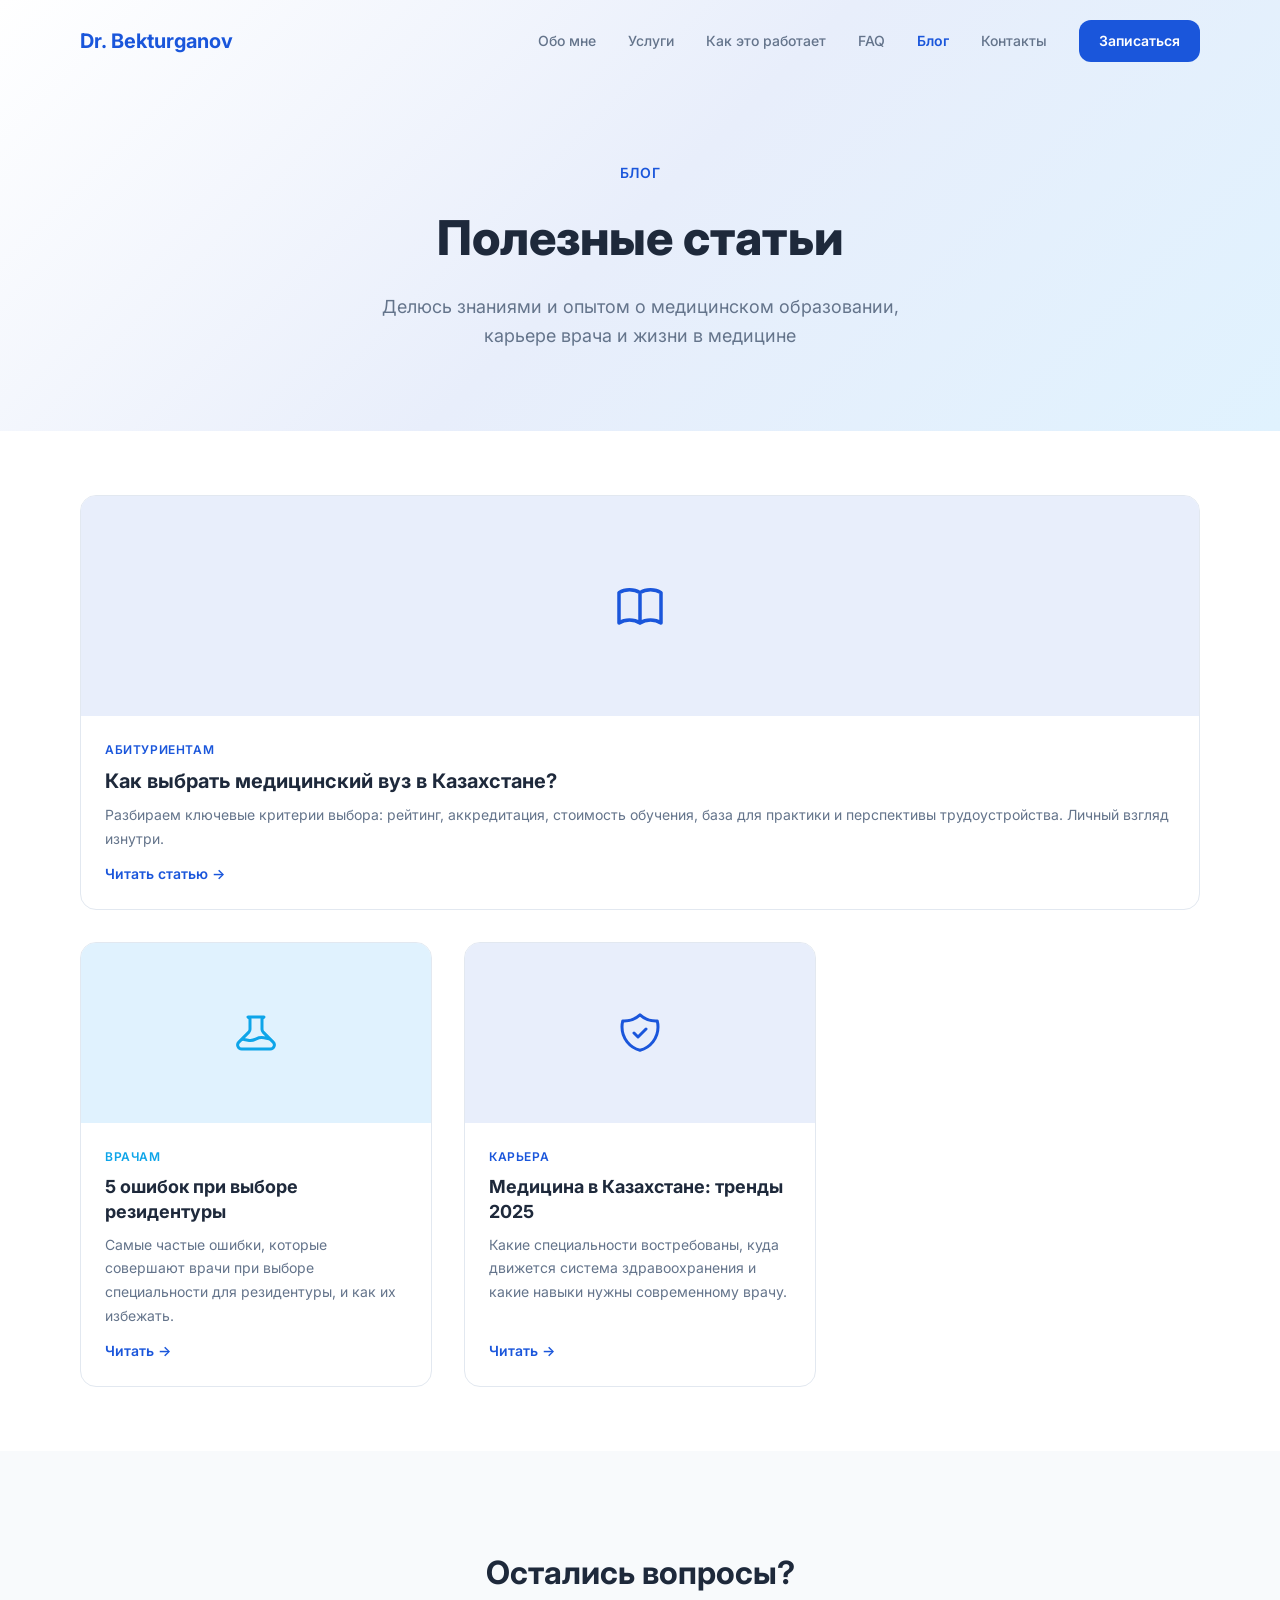
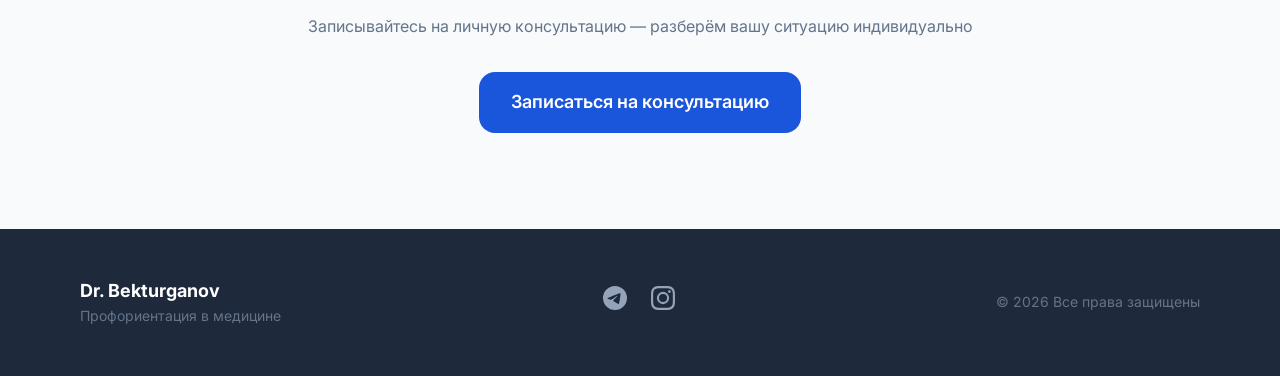
<file: blog.html>
<!DOCTYPE html>
<html lang="ru">
<head>
  <meta charset="UTF-8">
  <meta name="viewport" content="width=device-width, initial-scale=1.0">
  <title>Блог — Dr. Bekturganov | Профориентация в медицине</title>
  <meta name="description" content="Полезные статьи о поступлении в медицинский вуз, выборе резидентуры и карьере врача в Казахстане.">
  <link rel="preconnect" href="https://fonts.googleapis.com">
  <link rel="preconnect" href="https://fonts.gstatic.com" crossorigin>
  <link href="https://fonts.googleapis.com/css2?family=Inter:wght@400;500;600;700;800&display=swap" rel="stylesheet">
  <link rel="stylesheet" href="style.css">
</head>
<body>

  <!-- NAVBAR -->
  <nav id="navbar">
    <div class="nav-inner">
      <a href="index.html" class="logo">Dr. Bekturganov</a>
      <div class="nav-links" id="navLinks">
        <a href="index.html#about">Обо мне</a>
        <a href="index.html#services">Услуги</a>
        <a href="index.html#how">Как это работает</a>
        <a href="index.html#faq">FAQ</a>
        <a href="blog.html" style="color:#1a56db;font-weight:600">Блог</a>
        <a href="index.html#contact">Контакты</a>
        <button class="btn btn-primary btn-sm" onclick="window.location.href='index.html#contact'">Записаться</button>
      </div>
      <button class="burger" id="burger" onclick="toggleMenu()">
        <span></span><span></span><span></span>
      </button>
    </div>
  </nav>

  <!-- HERO -->
  <div class="blog-hero">
    <div class="container">
      <span class="section-label">Блог</span>
      <h1>Полезные статьи</h1>
      <p>Делюсь знаниями и опытом о медицинском образовании, карьере врача и жизни в медицине</p>
    </div>
  </div>

  <!-- BLOG GRID -->
  <div class="container">
    <div class="blog-grid">

      <!-- Featured / Article 1 -->
      <a href="blog/kak-vybrat-vuz.html" class="blog-card blog-card-featured">
        <div class="blog-card-img bg-primary-light" style="height:220px">
          <svg viewBox="0 0 24 24" fill="none" stroke="#1a56db" stroke-width="1.5" width="56" height="56"><path stroke-linecap="round" stroke-linejoin="round" d="M12 6.253v13m0-13C10.832 5.477 9.246 5 7.5 5S4.168 5.477 3 6.253v13C4.168 18.477 5.754 18 7.5 18s3.332.477 4.5 1.253m0-13C13.168 5.477 14.754 5 16.5 5c1.747 0 3.332.477 4.5 1.253v13C19.832 18.477 18.247 18 16.5 18c-1.746 0-3.332.477-4.5 1.253"/></svg>
        </div>
        <div class="blog-card-body">
          <span class="blog-tag text-primary">Абитуриентам</span>
          <h4 style="font-size:1.25rem">Как выбрать медицинский вуз в Казахстане?</h4>
          <p class="text-muted text-sm">Разбираем ключевые критерии выбора: рейтинг, аккредитация, стоимость обучения, база для практики и перспективы трудоустройства. Личный взгляд изнутри.</p>
          <span class="blog-read-more">Читать статью →</span>
        </div>
      </a>

      <!-- Article 2 -->
      <a href="blog/oshibki-rezidentury.html" class="blog-card">
        <div class="blog-card-img bg-accent-light">
          <svg viewBox="0 0 24 24" fill="none" stroke="#0ea5e9" stroke-width="1.5" width="48" height="48"><path stroke-linecap="round" stroke-linejoin="round" d="M19.428 15.428a2 2 0 00-1.022-.547l-2.387-.477a6 6 0 00-3.86.517l-.318.158a6 6 0 01-3.86.517L6.05 15.21a2 2 0 00-1.806.547M8 4h8l-1 1v5.172a2 2 0 00.586 1.414l5 5c1.26 1.26.367 3.414-1.415 3.414H4.828c-1.782 0-2.674-2.154-1.414-3.414l5-5A2 2 0 009 10.172V5L8 4z"/></svg>
        </div>
        <div class="blog-card-body">
          <span class="blog-tag text-accent">Врачам</span>
          <h4>5 ошибок при выборе резидентуры</h4>
          <p class="text-muted text-sm">Самые частые ошибки, которые совершают врачи при выборе специальности для резидентуры, и как их избежать.</p>
          <span class="blog-read-more">Читать →</span>
        </div>
      </a>

      <!-- Article 3 -->
      <a href="blog/trendy-2025.html" class="blog-card">
        <div class="blog-card-img bg-primary-light">
          <svg viewBox="0 0 24 24" fill="none" stroke="#1a56db" stroke-width="1.5" width="48" height="48"><path stroke-linecap="round" stroke-linejoin="round" d="M9 12l2 2 4-4m5.618-4.016A11.955 11.955 0 0112 2.944a11.955 11.955 0 01-8.618 3.04A12.02 12.02 0 003 9c0 5.591 3.824 10.29 9 11.622 5.176-1.332 9-6.03 9-11.622 0-1.042-.133-2.052-.382-3.016z"/></svg>
        </div>
        <div class="blog-card-body">
          <span class="blog-tag text-primary">Карьера</span>
          <h4>Медицина в Казахстане: тренды 2025</h4>
          <p class="text-muted text-sm">Какие специальности востребованы, куда движется система здравоохранения и какие навыки нужны современному врачу.</p>
          <span class="blog-read-more">Читать →</span>
        </div>
      </a>

    </div>
  </div>

  <!-- CTA -->
  <section class="section bg-surface">
    <div class="container container-sm text-center">
      <h2 style="font-size:2rem;font-weight:700;margin-bottom:16px">Остались вопросы?</h2>
      <p class="text-muted" style="margin-bottom:32px">Записывайтесь на личную консультацию — разберём вашу ситуацию индивидуально</p>
      <a href="index.html#contact" class="btn btn-primary btn-lg">Записаться на консультацию</a>
    </div>
  </section>

  <!-- FOOTER -->
  <footer>
    <div class="container footer-inner">
      <div><p class="footer-brand">Dr. Bekturganov</p><p class="text-muted text-sm">Профориентация в медицине</p></div>
      <div class="footer-socials">
        <a href="https://t.me/gon_frix1" target="_blank"><svg viewBox="0 0 24 24" fill="currentColor" width="24" height="24"><path d="M11.944 0A12 12 0 0 0 0 12a12 12 0 0 0 12 12 12 12 0 0 0 12-12A12 12 0 0 0 12 0a12 12 0 0 0-.056 0zm4.962 7.224c.1-.002.321.023.465.14a.506.506 0 0 1 .171.325c.016.093.036.306.02.472-.18 1.898-.962 6.502-1.36 8.627-.168.9-.499 1.201-.82 1.23-.696.065-1.225-.46-1.9-.902-1.056-.693-1.653-1.124-2.678-1.8-1.185-.78-.417-1.21.258-1.91.177-.184 3.247-2.977 3.307-3.23.007-.032.014-.15-.056-.212s-.174-.041-.249-.024c-.106.024-1.793 1.14-5.061 3.345-.48.33-.913.49-1.302.48-.428-.008-1.252-.241-1.865-.44-.752-.245-1.349-.374-1.297-.789.027-.216.325-.437.893-.663 3.498-1.524 5.83-2.529 6.998-3.014 3.332-1.386 4.025-1.627 4.476-1.635z"/></svg></a>
        <a href="https://instagram.com/doctorbekturganov" target="_blank"><svg viewBox="0 0 24 24" fill="currentColor" width="24" height="24"><path d="M12 2.163c3.204 0 3.584.012 4.85.07 3.252.148 4.771 1.691 4.919 4.919.058 1.265.069 1.645.069 4.849 0 3.205-.012 3.584-.069 4.849-.149 3.225-1.664 4.771-4.919 4.919-1.266.058-1.644.07-4.85.07-3.204 0-3.584-.012-4.849-.07-3.26-.149-4.771-1.699-4.919-4.92-.058-1.265-.07-1.644-.07-4.849 0-3.204.013-3.583.07-4.849.149-3.227 1.664-4.771 4.919-4.919 1.266-.057 1.645-.069 4.849-.069zM12 0C8.741 0 8.333.014 7.053.072 2.695.272.273 2.69.073 7.052.014 8.333 0 8.741 0 12c0 3.259.014 3.668.072 4.948.2 4.358 2.618 6.78 6.98 6.98C8.333 23.986 8.741 24 12 24c3.259 0 3.668-.014 4.948-.072 4.354-.2 6.782-2.618 6.979-6.98.059-1.28.073-1.689.073-4.948 0-3.259-.014-3.667-.072-4.947-.196-4.354-2.617-6.78-6.979-6.98C15.668.014 15.259 0 12 0zm0 5.838a6.162 6.162 0 100 12.324 6.162 6.162 0 000-12.324zM12 16a4 4 0 110-8 4 4 0 010 8zm6.406-11.845a1.44 1.44 0 100 2.881 1.44 1.44 0 000-2.881z"/></svg></a>
      </div>
      <p class="text-muted text-sm">&copy; 2026 Все права защищены</p>
    </div>
  </footer>

  <script>
    const navbar = document.getElementById('navbar');
    window.addEventListener('scroll', () => {
      navbar.classList.toggle('scrolled', window.scrollY > 50);
    });
    function toggleMenu() {
      document.getElementById('navLinks').classList.toggle('open');
      document.getElementById('burger').classList.toggle('active');
    }
    document.querySelectorAll('.nav-links a').forEach(link => {
      link.addEventListener('click', () => {
        document.getElementById('navLinks').classList.remove('open');
        document.getElementById('burger').classList.remove('active');
      });
    });
  </script>
</body>
</html>
</file>
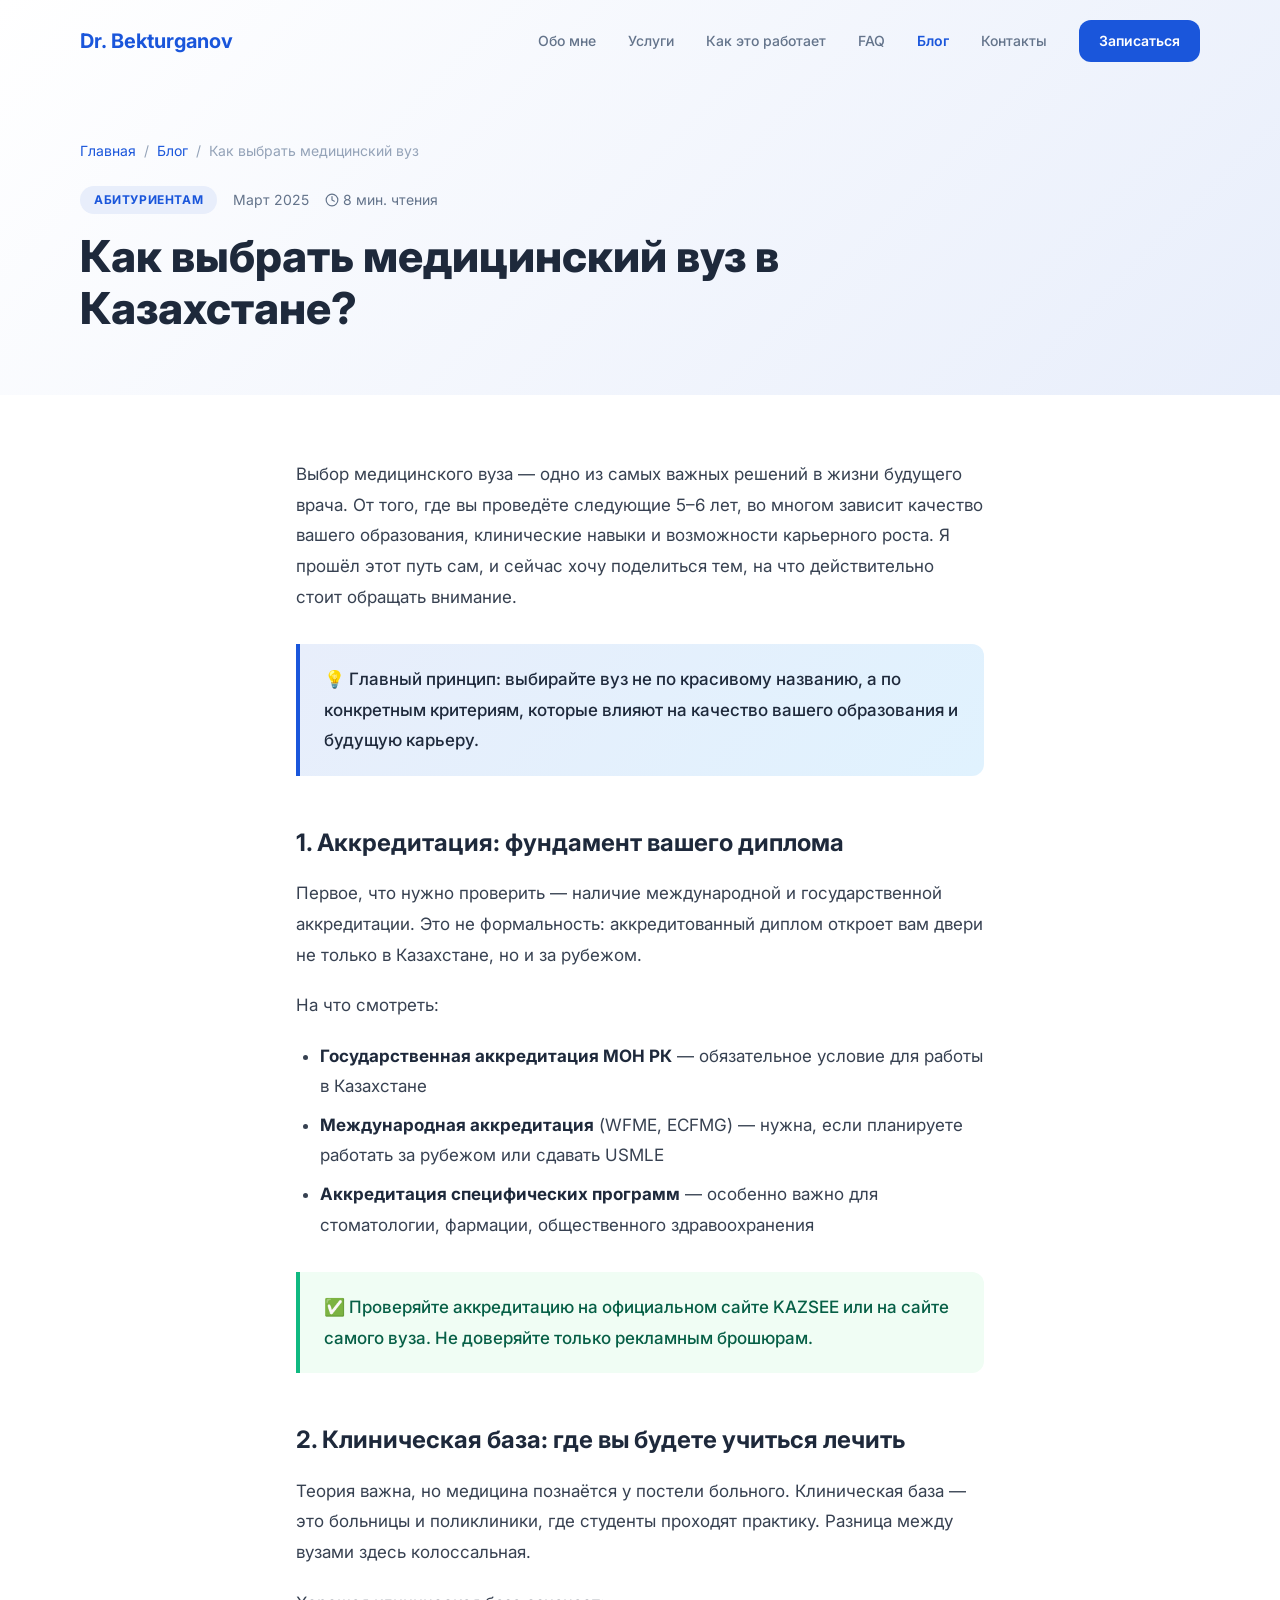
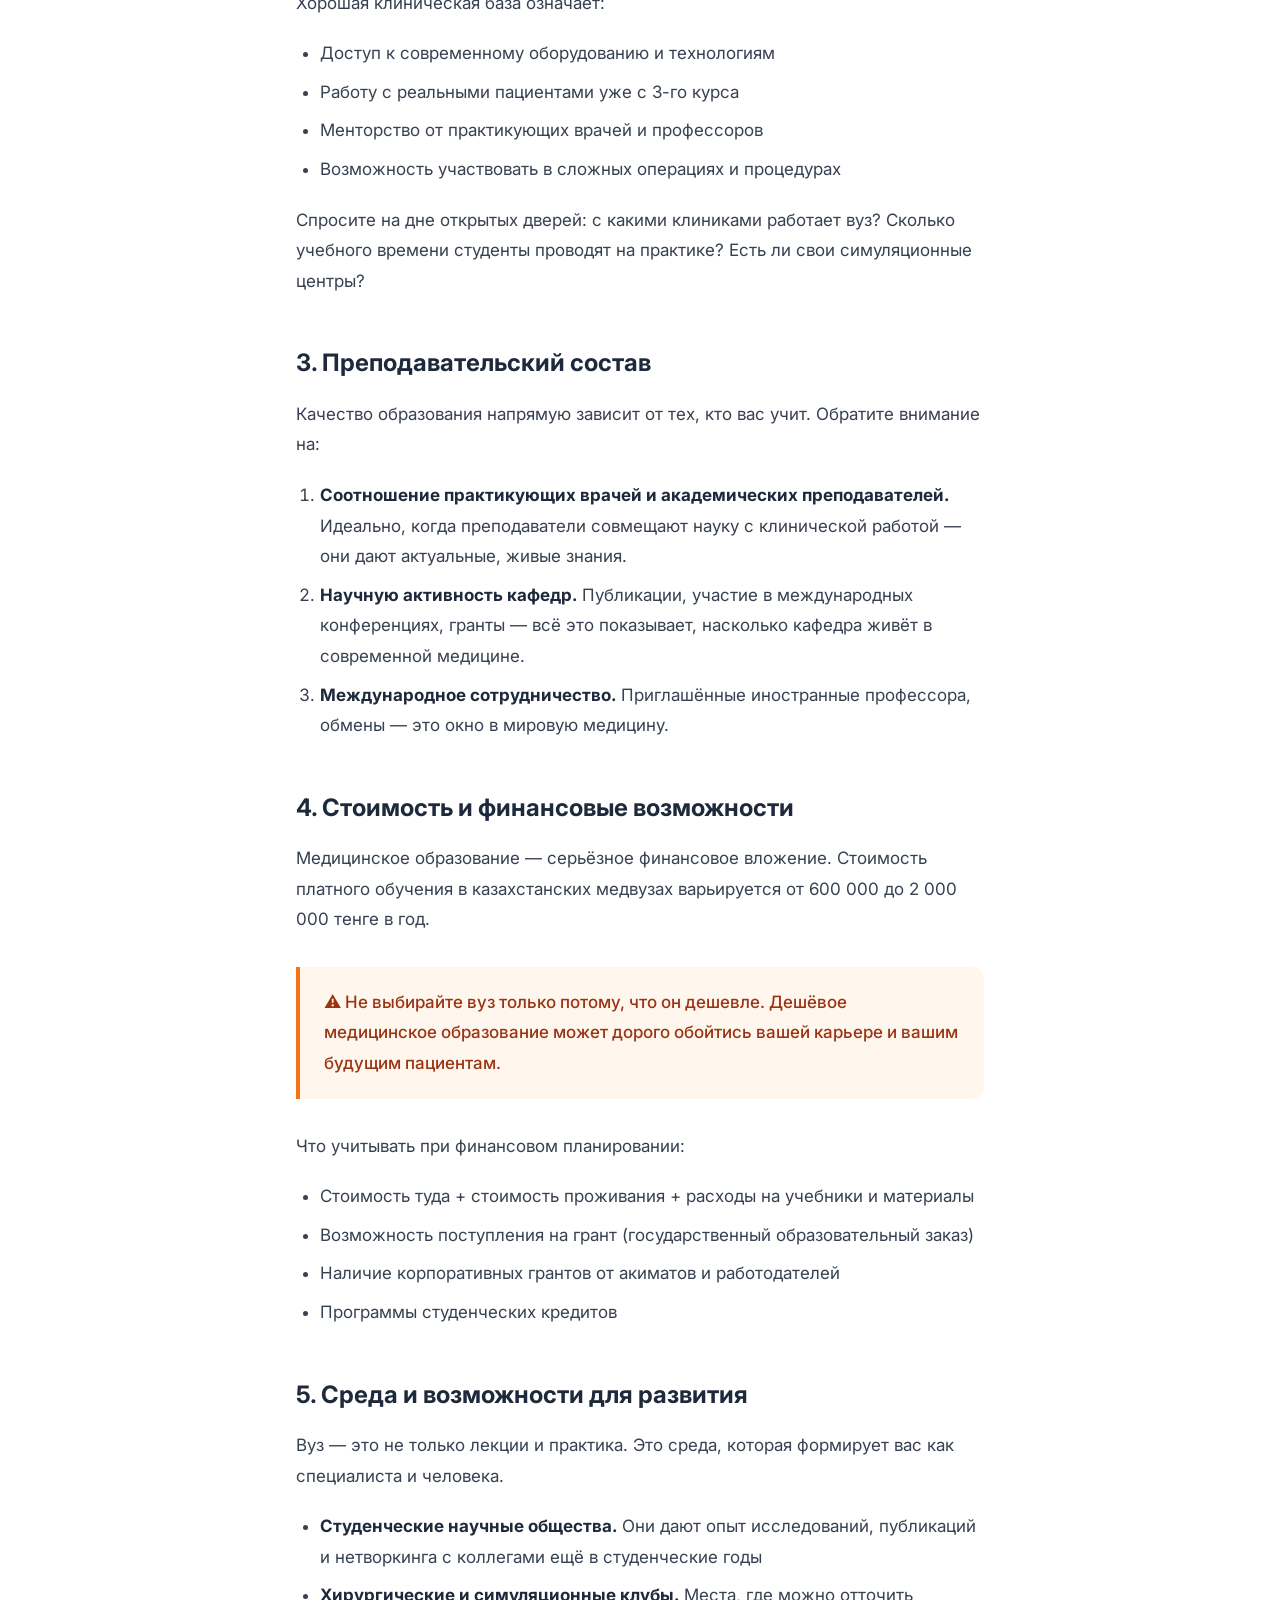
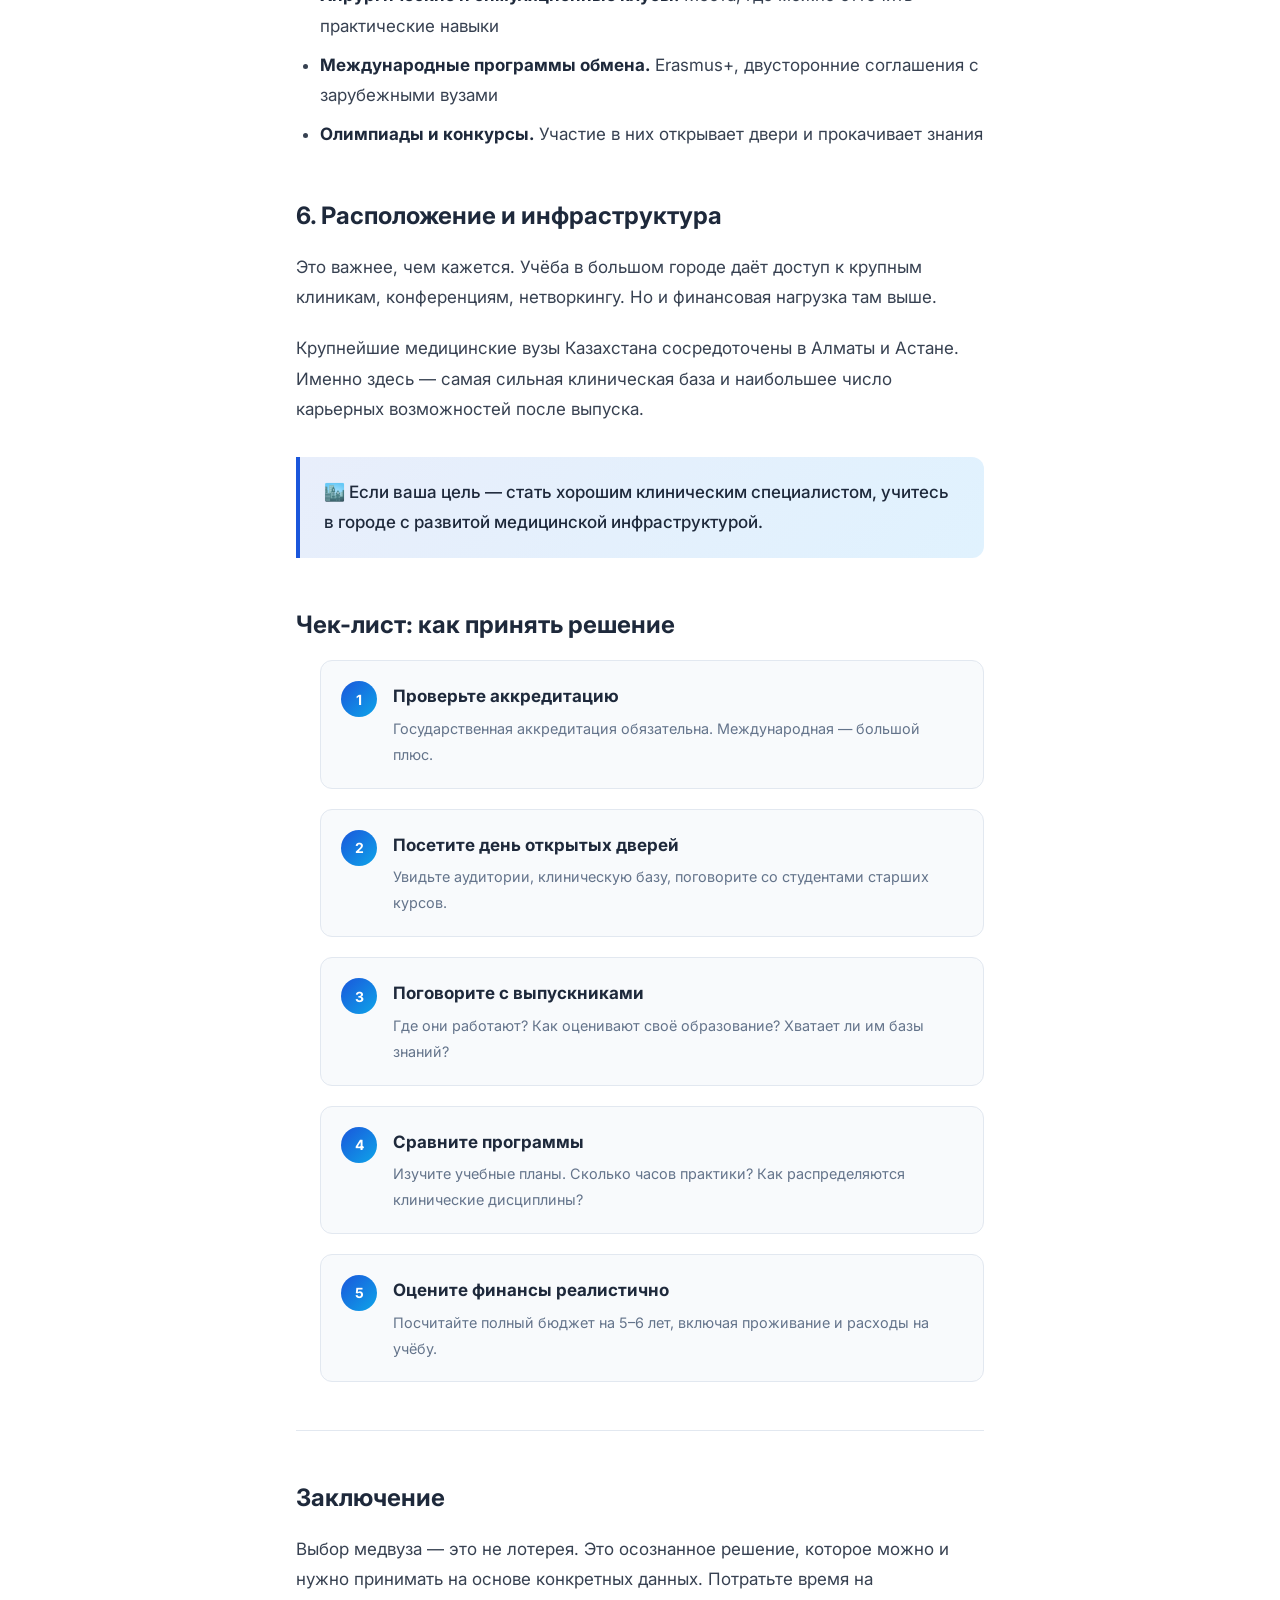
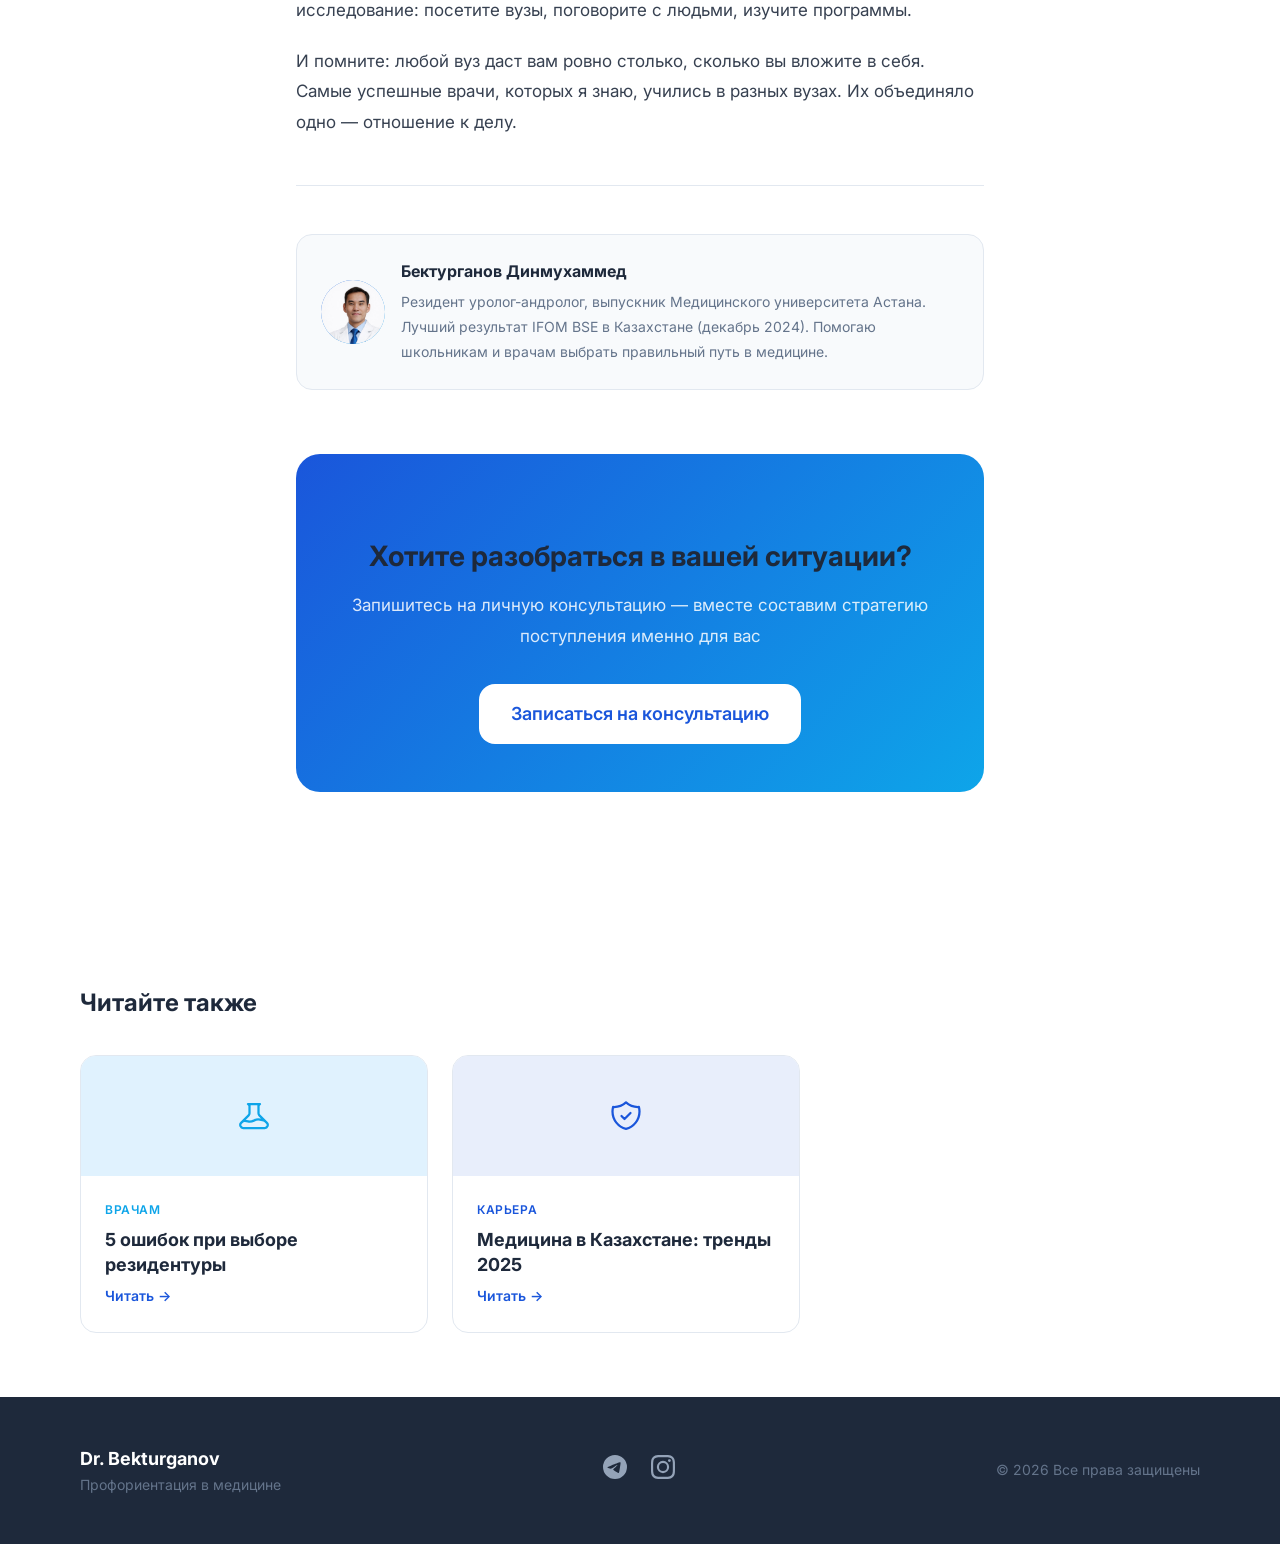
<file: blog/kak-vybrat-vuz.html>
<!DOCTYPE html>
<html lang="ru">
<head>
  <meta charset="UTF-8">
  <meta name="viewport" content="width=device-width, initial-scale=1.0">
  <title>Как выбрать медицинский вуз в Казахстане? — Dr. Bekturganov</title>
  <meta name="description" content="Ключевые критерии выбора медицинского вуза в Казахстане: рейтинг, аккредитация, стоимость, база для практики. Личный опыт резидента.">
  <link rel="preconnect" href="https://fonts.googleapis.com">
  <link rel="preconnect" href="https://fonts.gstatic.com" crossorigin>
  <link href="https://fonts.googleapis.com/css2?family=Inter:wght@400;500;600;700;800&display=swap" rel="stylesheet">
  <link rel="stylesheet" href="../style.css">
</head>
<body>

  <!-- NAVBAR -->
  <nav id="navbar">
    <div class="nav-inner">
      <a href="../index.html" class="logo">Dr. Bekturganov</a>
      <div class="nav-links" id="navLinks">
        <a href="../index.html#about">Обо мне</a>
        <a href="../index.html#services">Услуги</a>
        <a href="../index.html#how">Как это работает</a>
        <a href="../index.html#faq">FAQ</a>
        <a href="../blog.html" style="color:#1a56db;font-weight:600">Блог</a>
        <a href="../index.html#contact">Контакты</a>
        <button class="btn btn-primary btn-sm" onclick="window.location.href='../index.html#contact'">Записаться</button>
      </div>
      <button class="burger" id="burger" onclick="toggleMenu()">
        <span></span><span></span><span></span>
      </button>
    </div>
  </nav>

  <!-- ARTICLE HERO -->
  <div class="article-hero">
    <div class="container">
      <div class="article-breadcrumb">
        <a href="../index.html">Главная</a>
        <span>/</span>
        <a href="../blog.html">Блог</a>
        <span>/</span>
        <span>Как выбрать медицинский вуз</span>
      </div>
      <div class="article-meta">
        <span class="article-tag article-tag-primary">Абитуриентам</span>
        <span class="article-date">Март 2025</span>
        <span class="article-read-time">
          <svg viewBox="0 0 24 24" fill="none" stroke="currentColor" stroke-width="2" width="14" height="14"><circle cx="12" cy="12" r="10"/><path stroke-linecap="round" stroke-linejoin="round" d="M12 6v6l4 2"/></svg>
          8 мин. чтения
        </span>
      </div>
      <h1 class="article-title">Как выбрать медицинский вуз в Казахстане?</h1>
    </div>
  </div>

  <!-- ARTICLE BODY -->
  <div class="article-body">

    <p>Выбор медицинского вуза — одно из самых важных решений в жизни будущего врача. От того, где вы проведёте следующие 5–6 лет, во многом зависит качество вашего образования, клинические навыки и возможности карьерного роста. Я прошёл этот путь сам, и сейчас хочу поделиться тем, на что действительно стоит обращать внимание.</p>

    <div class="article-callout">
      <p>💡 Главный принцип: выбирайте вуз не по красивому названию, а по конкретным критериям, которые влияют на качество вашего образования и будущую карьеру.</p>
    </div>

    <h2>1. Аккредитация: фундамент вашего диплома</h2>

    <p>Первое, что нужно проверить — наличие международной и государственной аккредитации. Это не формальность: аккредитованный диплом откроет вам двери не только в Казахстане, но и за рубежом.</p>

    <p>На что смотреть:</p>
    <ul>
      <li><strong>Государственная аккредитация МОН РК</strong> — обязательное условие для работы в Казахстане</li>
      <li><strong>Международная аккредитация</strong> (WFME, ECFMG) — нужна, если планируете работать за рубежом или сдавать USMLE</li>
      <li><strong>Аккредитация специфических программ</strong> — особенно важно для стоматологии, фармации, общественного здравоохранения</li>
    </ul>

    <div class="article-tip">
      <p>✅ Проверяйте аккредитацию на официальном сайте KAZSEE или на сайте самого вуза. Не доверяйте только рекламным брошюрам.</p>
    </div>

    <h2>2. Клиническая база: где вы будете учиться лечить</h2>

    <p>Теория важна, но медицина познаётся у постели больного. Клиническая база — это больницы и поликлиники, где студенты проходят практику. Разница между вузами здесь колоссальная.</p>

    <p>Хорошая клиническая база означает:</p>
    <ul>
      <li>Доступ к современному оборудованию и технологиям</li>
      <li>Работу с реальными пациентами уже с 3-го курса</li>
      <li>Менторство от практикующих врачей и профессоров</li>
      <li>Возможность участвовать в сложных операциях и процедурах</li>
    </ul>

    <p>Спросите на дне открытых дверей: с какими клиниками работает вуз? Сколько учебного времени студенты проводят на практике? Есть ли свои симуляционные центры?</p>

    <h2>3. Преподавательский состав</h2>

    <p>Качество образования напрямую зависит от тех, кто вас учит. Обратите внимание на:</p>

    <ol>
      <li><strong>Соотношение практикующих врачей и академических преподавателей.</strong> Идеально, когда преподаватели совмещают науку с клинической работой — они дают актуальные, живые знания.</li>
      <li><strong>Научную активность кафедр.</strong> Публикации, участие в международных конференциях, гранты — всё это показывает, насколько кафедра живёт в современной медицине.</li>
      <li><strong>Международное сотрудничество.</strong> Приглашённые иностранные профессора, обмены — это окно в мировую медицину.</li>
    </ol>

    <h2>4. Стоимость и финансовые возможности</h2>

    <p>Медицинское образование — серьёзное финансовое вложение. Стоимость платного обучения в казахстанских медвузах варьируется от 600 000 до 2 000 000 тенге в год.</p>

    <div class="article-warning">
      <p>⚠️ Не выбирайте вуз только потому, что он дешевле. Дешёвое медицинское образование может дорого обойтись вашей карьере и вашим будущим пациентам.</p>
    </div>

    <p>Что учитывать при финансовом планировании:</p>
    <ul>
      <li>Стоимость туда + стоимость проживания + расходы на учебники и материалы</li>
      <li>Возможность поступления на грант (государственный образовательный заказ)</li>
      <li>Наличие корпоративных грантов от акиматов и работодателей</li>
      <li>Программы студенческих кредитов</li>
    </ul>

    <h2>5. Среда и возможности для развития</h2>

    <p>Вуз — это не только лекции и практика. Это среда, которая формирует вас как специалиста и человека.</p>

    <ul>
      <li><strong>Студенческие научные общества.</strong> Они дают опыт исследований, публикаций и нетворкинга с коллегами ещё в студенческие годы</li>
      <li><strong>Хирургические и симуляционные клубы.</strong> Места, где можно отточить практические навыки</li>
      <li><strong>Международные программы обмена.</strong> Erasmus+, двусторонние соглашения с зарубежными вузами</li>
      <li><strong>Олимпиады и конкурсы.</strong> Участие в них открывает двери и прокачивает знания</li>
    </ul>

    <h2>6. Расположение и инфраструктура</h2>

    <p>Это важнее, чем кажется. Учёба в большом городе даёт доступ к крупным клиникам, конференциям, нетворкингу. Но и финансовая нагрузка там выше.</p>

    <p>Крупнейшие медицинские вузы Казахстана сосредоточены в Алматы и Астане. Именно здесь — самая сильная клиническая база и наибольшее число карьерных возможностей после выпуска.</p>

    <div class="article-callout">
      <p>🏙️ Если ваша цель — стать хорошим клиническим специалистом, учитесь в городе с развитой медицинской инфраструктурой.</p>
    </div>

    <h2>Чек-лист: как принять решение</h2>

    <ol class="article-number-list">
      <li>
        <div>
          <strong>Проверьте аккредитацию</strong>
          <p style="margin:4px 0 0;color:#64748b;font-size:.9rem">Государственная аккредитация обязательна. Международная — большой плюс.</p>
        </div>
      </li>
      <li>
        <div>
          <strong>Посетите день открытых дверей</strong>
          <p style="margin:4px 0 0;color:#64748b;font-size:.9rem">Увидьте аудитории, клиническую базу, поговорите со студентами старших курсов.</p>
        </div>
      </li>
      <li>
        <div>
          <strong>Поговорите с выпускниками</strong>
          <p style="margin:4px 0 0;color:#64748b;font-size:.9rem">Где они работают? Как оценивают своё образование? Хватает ли им базы знаний?</p>
        </div>
      </li>
      <li>
        <div>
          <strong>Сравните программы</strong>
          <p style="margin:4px 0 0;color:#64748b;font-size:.9rem">Изучите учебные планы. Сколько часов практики? Как распределяются клинические дисциплины?</p>
        </div>
      </li>
      <li>
        <div>
          <strong>Оцените финансы реалистично</strong>
          <p style="margin:4px 0 0;color:#64748b;font-size:.9rem">Посчитайте полный бюджет на 5–6 лет, включая проживание и расходы на учёбу.</p>
        </div>
      </li>
    </ol>

    <div class="article-divider"></div>

    <h2>Заключение</h2>

    <p>Выбор медвуза — это не лотерея. Это осознанное решение, которое можно и нужно принимать на основе конкретных данных. Потратьте время на исследование: посетите вузы, поговорите с людьми, изучите программы.</p>

    <p>И помните: любой вуз даст вам ровно столько, сколько вы вложите в себя. Самые успешные врачи, которых я знаю, учились в разных вузах. Их объединяло одно — отношение к делу.</p>

    <div class="article-divider"></div>

    <div class="article-author">
      <div class="article-author-avatar">
        <img src="../photo.jpg" alt="Бектурганов Динмухаммед">
      </div>
      <div>
        <h4>Бектурганов Динмухаммед</h4>
        <p>Резидент уролог-андролог, выпускник Медицинского университета Астана. Лучший результат IFOM BSE в Казахстане (декабрь 2024). Помогаю школьникам и врачам выбрать правильный путь в медицине.</p>
      </div>
    </div>

    <div class="article-cta">
      <h3>Хотите разобраться в вашей ситуации?</h3>
      <p>Запишитесь на личную консультацию — вместе составим стратегию поступления именно для вас</p>
      <a href="../index.html#contact" class="btn btn-white btn-lg">Записаться на консультацию</a>
    </div>

  </div>

  <!-- RELATED ARTICLES -->
  <div class="container">
    <div class="related-articles">
      <h2>Читайте также</h2>
      <div class="grid-2" style="max-width:720px">
        <a href="oshibki-rezidentury.html" class="blog-card">
          <div class="blog-card-img bg-accent-light" style="height:120px">
            <svg viewBox="0 0 24 24" fill="none" stroke="#0ea5e9" stroke-width="1.5" width="36" height="36"><path stroke-linecap="round" stroke-linejoin="round" d="M19.428 15.428a2 2 0 00-1.022-.547l-2.387-.477a6 6 0 00-3.86.517l-.318.158a6 6 0 01-3.86.517L6.05 15.21a2 2 0 00-1.806.547M8 4h8l-1 1v5.172a2 2 0 00.586 1.414l5 5c1.26 1.26.367 3.414-1.415 3.414H4.828c-1.782 0-2.674-2.154-1.414-3.414l5-5A2 2 0 009 10.172V5L8 4z"/></svg>
          </div>
          <div class="blog-card-body">
            <span class="blog-tag text-accent">Врачам</span>
            <h4>5 ошибок при выборе резидентуры</h4>
            <span class="blog-read-more">Читать →</span>
          </div>
        </a>
        <a href="trendy-2025.html" class="blog-card">
          <div class="blog-card-img bg-primary-light" style="height:120px">
            <svg viewBox="0 0 24 24" fill="none" stroke="#1a56db" stroke-width="1.5" width="36" height="36"><path stroke-linecap="round" stroke-linejoin="round" d="M9 12l2 2 4-4m5.618-4.016A11.955 11.955 0 0112 2.944a11.955 11.955 0 01-8.618 3.04A12.02 12.02 0 003 9c0 5.591 3.824 10.29 9 11.622 5.176-1.332 9-6.03 9-11.622 0-1.042-.133-2.052-.382-3.016z"/></svg>
          </div>
          <div class="blog-card-body">
            <span class="blog-tag text-primary">Карьера</span>
            <h4>Медицина в Казахстане: тренды 2025</h4>
            <span class="blog-read-more">Читать →</span>
          </div>
        </a>
      </div>
    </div>
  </div>

  <!-- FOOTER -->
  <footer>
    <div class="container footer-inner">
      <div><p class="footer-brand">Dr. Bekturganov</p><p class="text-muted text-sm">Профориентация в медицине</p></div>
      <div class="footer-socials">
        <a href="https://t.me/gon_frix1" target="_blank"><svg viewBox="0 0 24 24" fill="currentColor" width="24" height="24"><path d="M11.944 0A12 12 0 0 0 0 12a12 12 0 0 0 12 12 12 12 0 0 0 12-12A12 12 0 0 0 12 0a12 12 0 0 0-.056 0zm4.962 7.224c.1-.002.321.023.465.14a.506.506 0 0 1 .171.325c.016.093.036.306.02.472-.18 1.898-.962 6.502-1.36 8.627-.168.9-.499 1.201-.82 1.23-.696.065-1.225-.46-1.9-.902-1.056-.693-1.653-1.124-2.678-1.8-1.185-.78-.417-1.21.258-1.91.177-.184 3.247-2.977 3.307-3.23.007-.032.014-.15-.056-.212s-.174-.041-.249-.024c-.106.024-1.793 1.14-5.061 3.345-.48.33-.913.49-1.302.48-.428-.008-1.252-.241-1.865-.44-.752-.245-1.349-.374-1.297-.789.027-.216.325-.437.893-.663 3.498-1.524 5.83-2.529 6.998-3.014 3.332-1.386 4.025-1.627 4.476-1.635z"/></svg></a>
        <a href="https://instagram.com/doctorbekturganov" target="_blank"><svg viewBox="0 0 24 24" fill="currentColor" width="24" height="24"><path d="M12 2.163c3.204 0 3.584.012 4.85.07 3.252.148 4.771 1.691 4.919 4.919.058 1.265.069 1.645.069 4.849 0 3.205-.012 3.584-.069 4.849-.149 3.225-1.664 4.771-4.919 4.919-1.266.058-1.644.07-4.85.07-3.204 0-3.584-.012-4.849-.07-3.26-.149-4.771-1.699-4.919-4.92-.058-1.265-.07-1.644-.07-4.849 0-3.204.013-3.583.07-4.849.149-3.227 1.664-4.771 4.919-4.919 1.266-.057 1.645-.069 4.849-.069zM12 0C8.741 0 8.333.014 7.053.072 2.695.272.273 2.69.073 7.052.014 8.333 0 8.741 0 12c0 3.259.014 3.668.072 4.948.2 4.358 2.618 6.78 6.98 6.98C8.333 23.986 8.741 24 12 24c3.259 0 3.668-.014 4.948-.072 4.354-.2 6.782-2.618 6.979-6.98.059-1.28.073-1.689.073-4.948 0-3.259-.014-3.667-.072-4.947-.196-4.354-2.617-6.78-6.979-6.98C15.668.014 15.259 0 12 0zm0 5.838a6.162 6.162 0 100 12.324 6.162 6.162 0 000-12.324zM12 16a4 4 0 110-8 4 4 0 010 8zm6.406-11.845a1.44 1.44 0 100 2.881 1.44 1.44 0 000-2.881z"/></svg></a>
      </div>
      <p class="text-muted text-sm">&copy; 2026 Все права защищены</p>
    </div>
  </footer>

  <script>
    const navbar = document.getElementById('navbar');
    window.addEventListener('scroll', () => { navbar.classList.toggle('scrolled', window.scrollY > 50); });
    function toggleMenu() {
      document.getElementById('navLinks').classList.toggle('open');
      document.getElementById('burger').classList.toggle('active');
    }
    document.querySelectorAll('.nav-links a').forEach(link => {
      link.addEventListener('click', () => {
        document.getElementById('navLinks').classList.remove('open');
        document.getElementById('burger').classList.remove('active');
      });
    });
  </script>
</body>
</html>
</file>
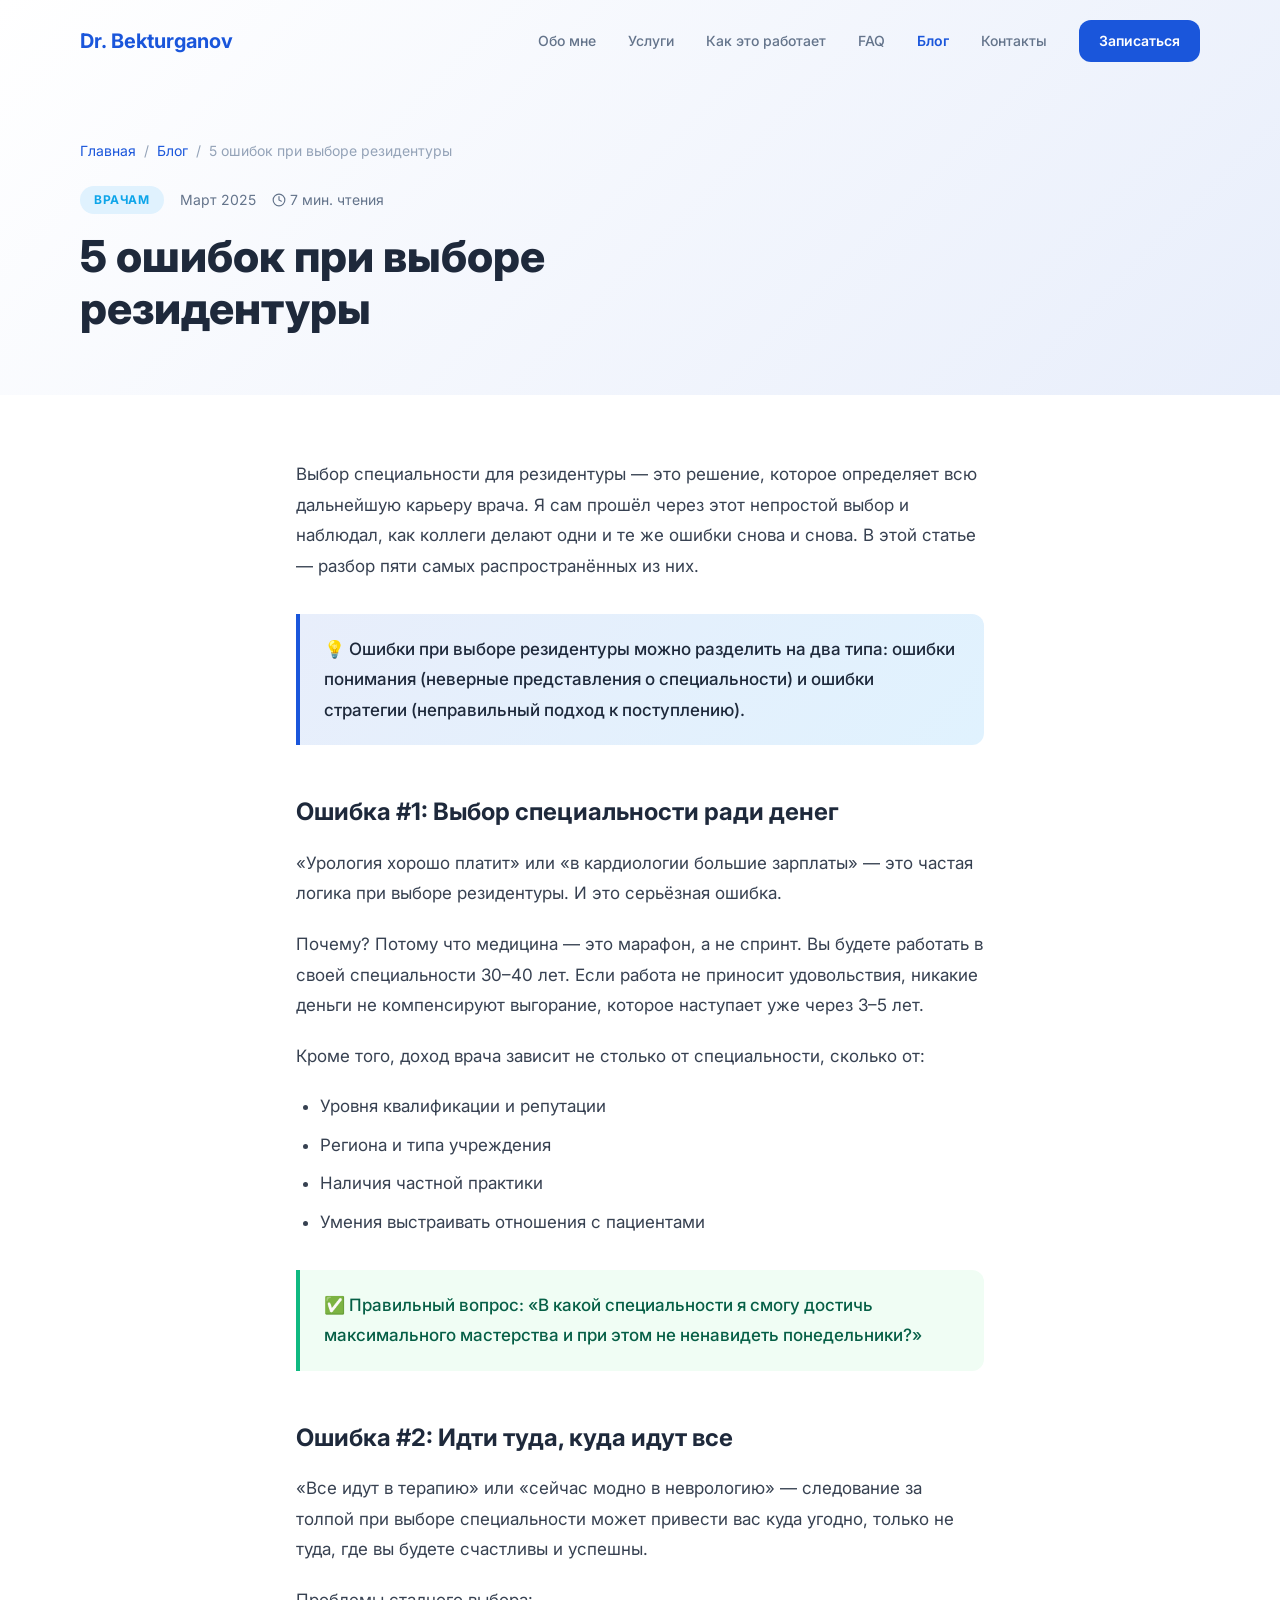
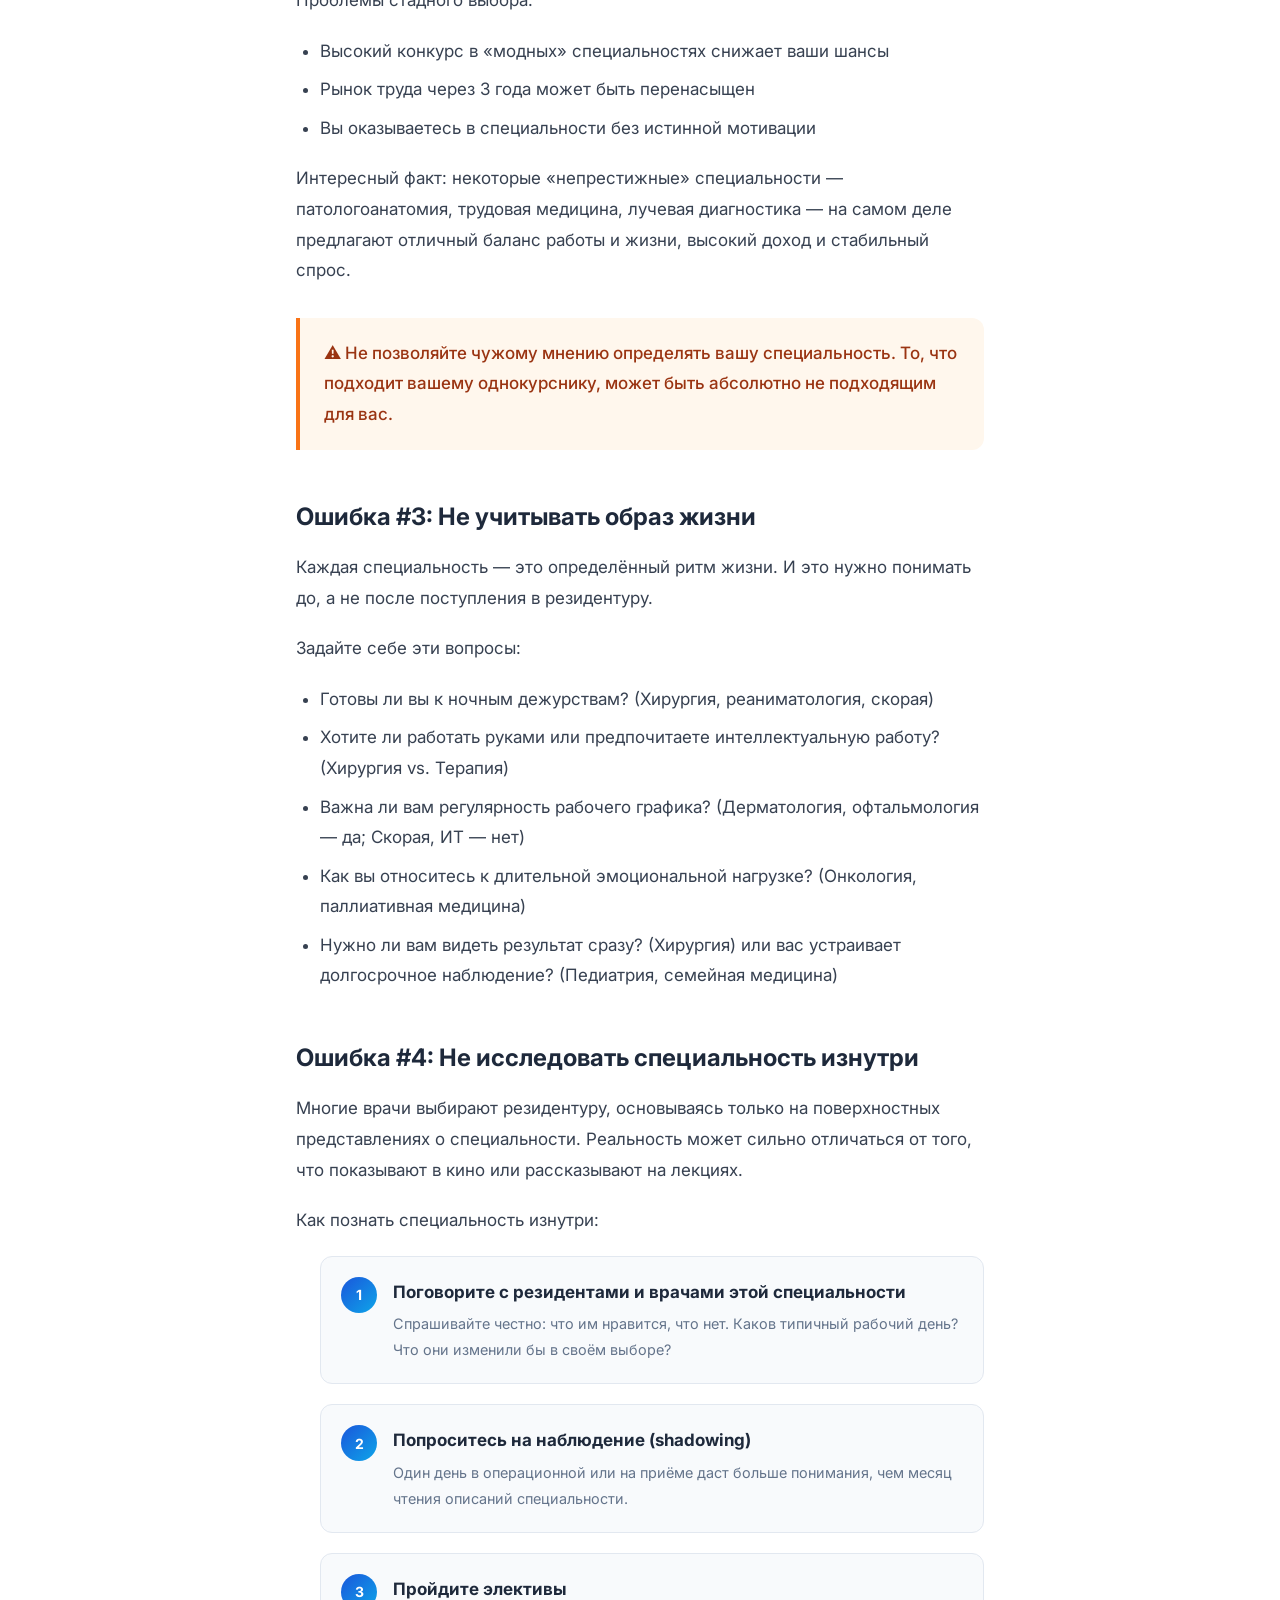
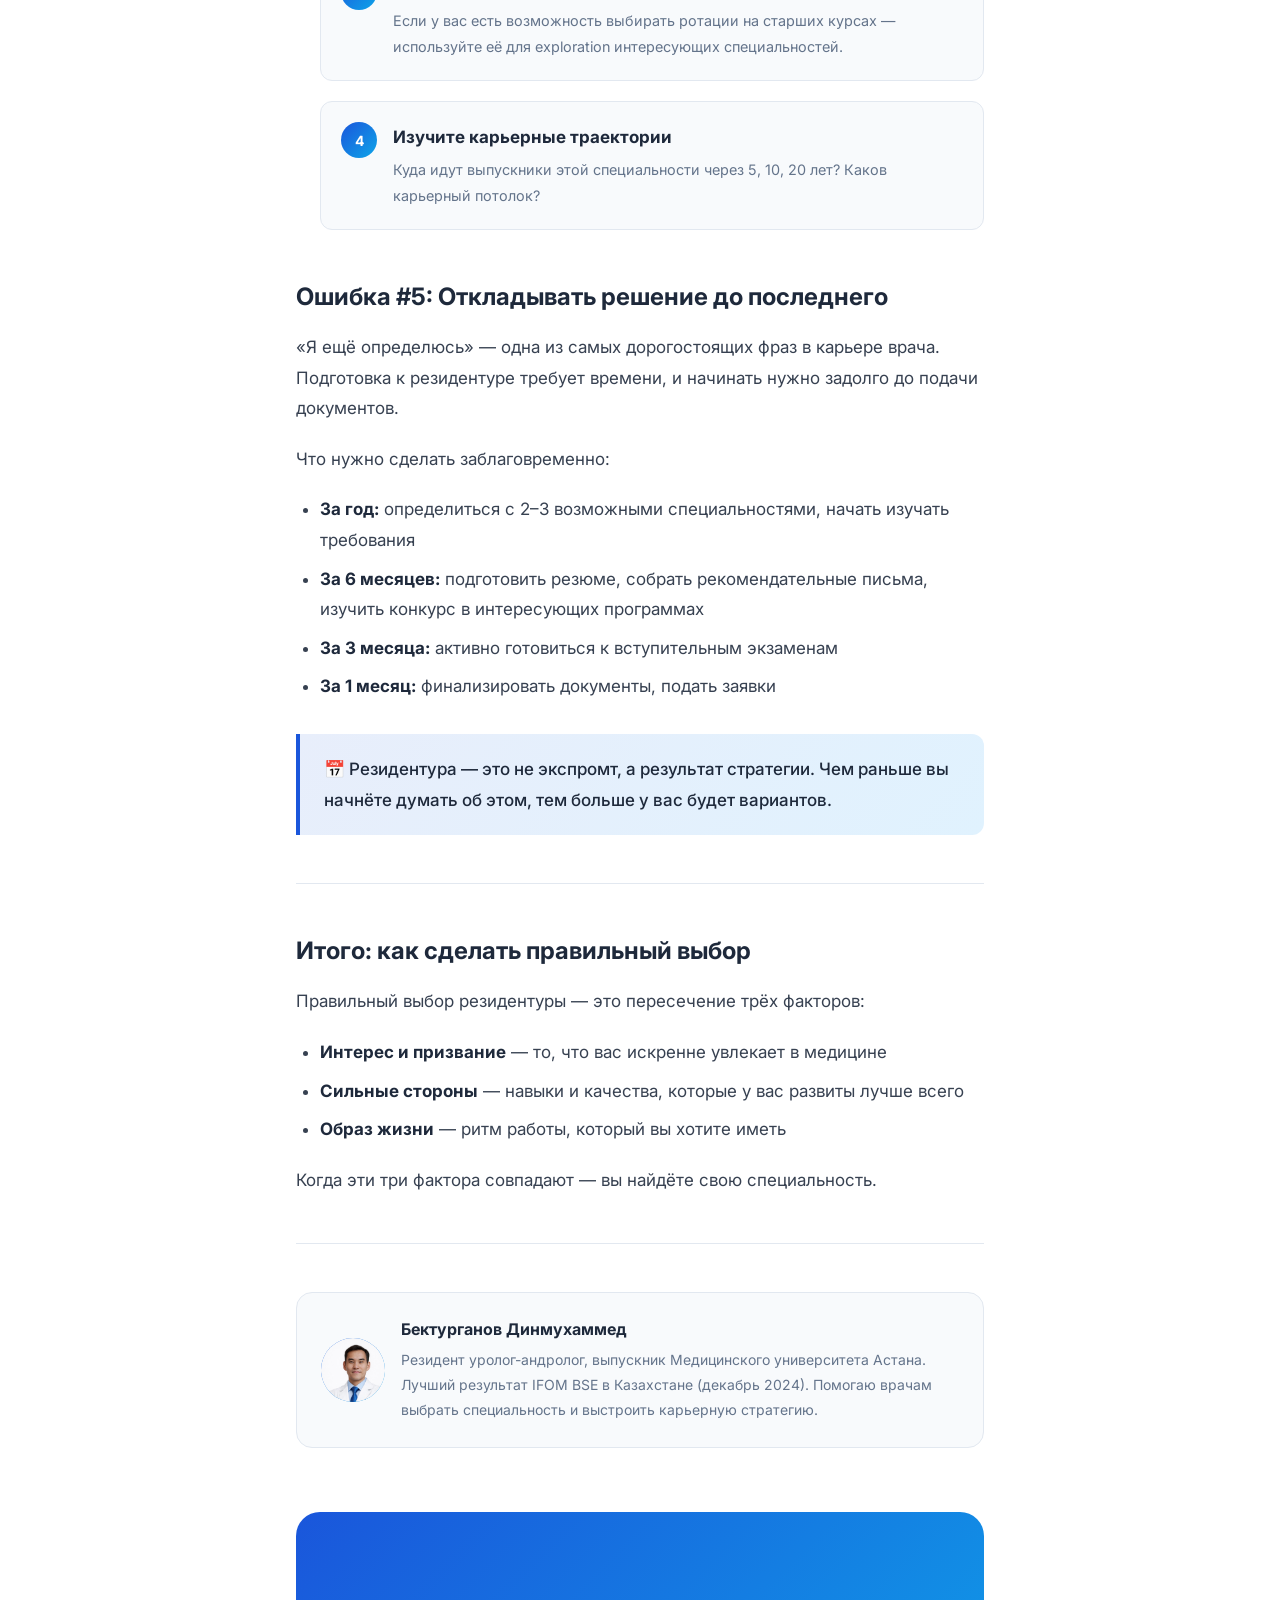
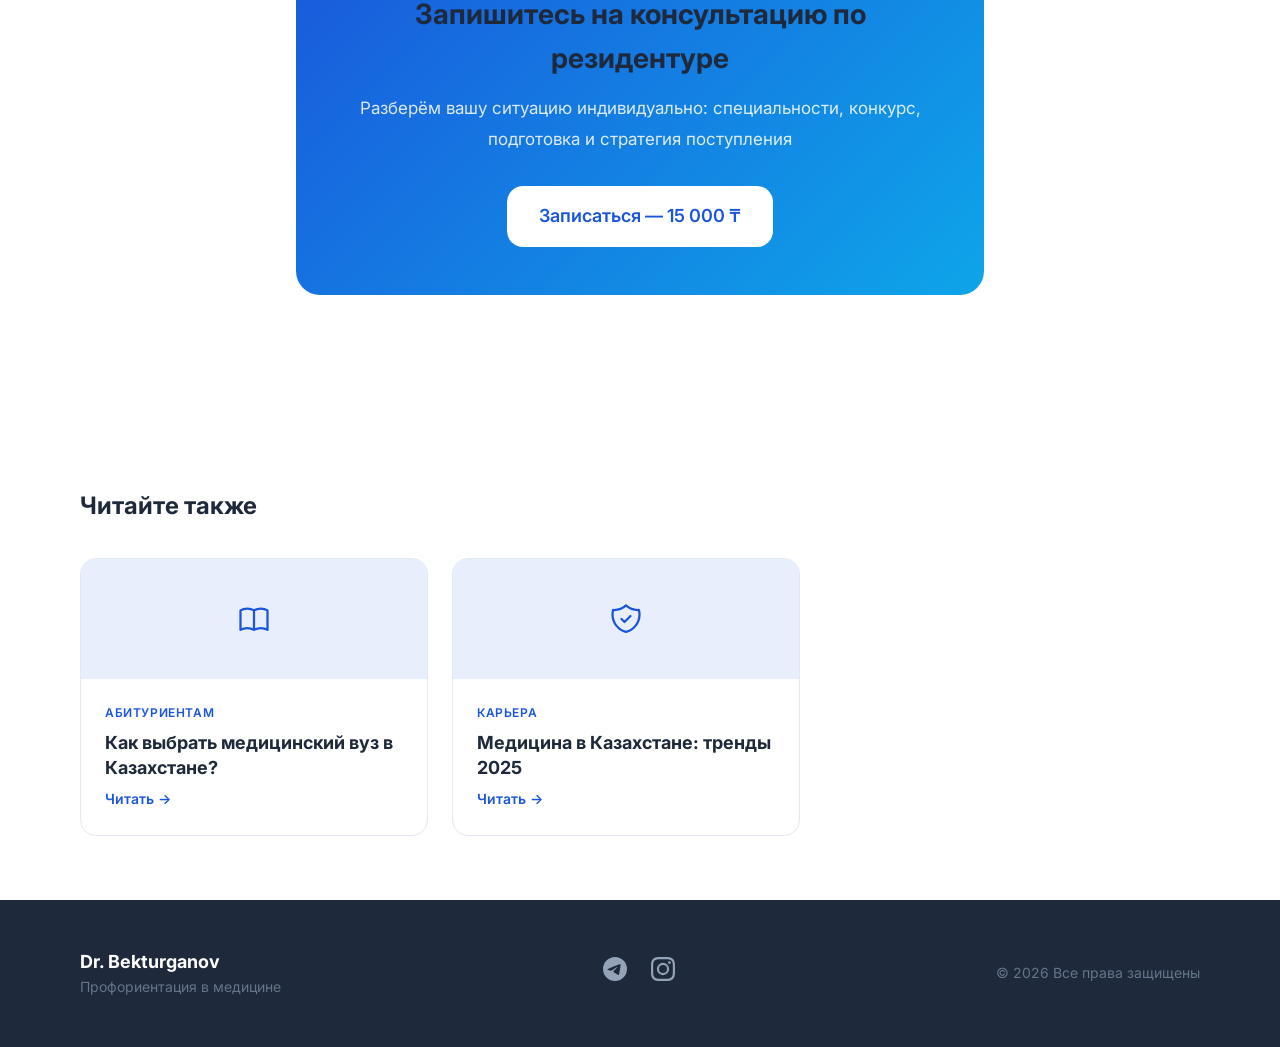
<file: blog/oshibki-rezidentury.html>
<!DOCTYPE html>
<html lang="ru">
<head>
  <meta charset="UTF-8">
  <meta name="viewport" content="width=device-width, initial-scale=1.0">
  <title>5 ошибок при выборе резидентуры — Dr. Bekturganov</title>
  <meta name="description" content="Самые частые ошибки врачей при выборе специальности для резидентуры в Казахстане и как их избежать. Личный опыт и советы.">
  <link rel="preconnect" href="https://fonts.googleapis.com">
  <link rel="preconnect" href="https://fonts.gstatic.com" crossorigin>
  <link href="https://fonts.googleapis.com/css2?family=Inter:wght@400;500;600;700;800&display=swap" rel="stylesheet">
  <link rel="stylesheet" href="../style.css">
</head>
<body>

  <!-- NAVBAR -->
  <nav id="navbar">
    <div class="nav-inner">
      <a href="../index.html" class="logo">Dr. Bekturganov</a>
      <div class="nav-links" id="navLinks">
        <a href="../index.html#about">Обо мне</a>
        <a href="../index.html#services">Услуги</a>
        <a href="../index.html#how">Как это работает</a>
        <a href="../index.html#faq">FAQ</a>
        <a href="../blog.html" style="color:#1a56db;font-weight:600">Блог</a>
        <a href="../index.html#contact">Контакты</a>
        <button class="btn btn-primary btn-sm" onclick="window.location.href='../index.html#contact'">Записаться</button>
      </div>
      <button class="burger" id="burger" onclick="toggleMenu()">
        <span></span><span></span><span></span>
      </button>
    </div>
  </nav>

  <!-- ARTICLE HERO -->
  <div class="article-hero">
    <div class="container">
      <div class="article-breadcrumb">
        <a href="../index.html">Главная</a>
        <span>/</span>
        <a href="../blog.html">Блог</a>
        <span>/</span>
        <span>5 ошибок при выборе резидентуры</span>
      </div>
      <div class="article-meta">
        <span class="article-tag article-tag-accent">Врачам</span>
        <span class="article-date">Март 2025</span>
        <span class="article-read-time">
          <svg viewBox="0 0 24 24" fill="none" stroke="currentColor" stroke-width="2" width="14" height="14"><circle cx="12" cy="12" r="10"/><path stroke-linecap="round" stroke-linejoin="round" d="M12 6v6l4 2"/></svg>
          7 мин. чтения
        </span>
      </div>
      <h1 class="article-title">5 ошибок при выборе резидентуры</h1>
    </div>
  </div>

  <!-- ARTICLE BODY -->
  <div class="article-body">

    <p>Выбор специальности для резидентуры — это решение, которое определяет всю дальнейшую карьеру врача. Я сам прошёл через этот непростой выбор и наблюдал, как коллеги делают одни и те же ошибки снова и снова. В этой статье — разбор пяти самых распространённых из них.</p>

    <div class="article-callout">
      <p>💡 Ошибки при выборе резидентуры можно разделить на два типа: ошибки понимания (неверные представления о специальности) и ошибки стратегии (неправильный подход к поступлению).</p>
    </div>

    <h2>Ошибка #1: Выбор специальности ради денег</h2>

    <p>«Урология хорошо платит» или «в кардиологии большие зарплаты» — это частая логика при выборе резидентуры. И это серьёзная ошибка.</p>

    <p>Почему? Потому что медицина — это марафон, а не спринт. Вы будете работать в своей специальности 30–40 лет. Если работа не приносит удовольствия, никакие деньги не компенсируют выгорание, которое наступает уже через 3–5 лет.</p>

    <p>Кроме того, доход врача зависит не столько от специальности, сколько от:</p>
    <ul>
      <li>Уровня квалификации и репутации</li>
      <li>Региона и типа учреждения</li>
      <li>Наличия частной практики</li>
      <li>Умения выстраивать отношения с пациентами</li>
    </ul>

    <div class="article-tip">
      <p>✅ Правильный вопрос: «В какой специальности я смогу достичь максимального мастерства и при этом не ненавидеть понедельники?»</p>
    </div>

    <h2>Ошибка #2: Идти туда, куда идут все</h2>

    <p>«Все идут в терапию» или «сейчас модно в неврологию» — следование за толпой при выборе специальности может привести вас куда угодно, только не туда, где вы будете счастливы и успешны.</p>

    <p>Проблемы стадного выбора:</p>
    <ul>
      <li>Высокий конкурс в «модных» специальностях снижает ваши шансы</li>
      <li>Рынок труда через 3 года может быть перенасыщен</li>
      <li>Вы оказываетесь в специальности без истинной мотивации</li>
    </ul>

    <p>Интересный факт: некоторые «непрестижные» специальности — патологоанатомия, трудовая медицина, лучевая диагностика — на самом деле предлагают отличный баланс работы и жизни, высокий доход и стабильный спрос.</p>

    <div class="article-warning">
      <p>⚠️ Не позволяйте чужому мнению определять вашу специальность. То, что подходит вашему однокурснику, может быть абсолютно не подходящим для вас.</p>
    </div>

    <h2>Ошибка #3: Не учитывать образ жизни</h2>

    <p>Каждая специальность — это определённый ритм жизни. И это нужно понимать до, а не после поступления в резидентуру.</p>

    <p>Задайте себе эти вопросы:</p>
    <ul>
      <li>Готовы ли вы к ночным дежурствам? (Хирургия, реаниматология, скорая)</li>
      <li>Хотите ли работать руками или предпочитаете интеллектуальную работу? (Хирургия vs. Терапия)</li>
      <li>Важна ли вам регулярность рабочего графика? (Дерматология, офтальмология — да; Скорая, ИТ — нет)</li>
      <li>Как вы относитесь к длительной эмоциональной нагрузке? (Онкология, паллиативная медицина)</li>
      <li>Нужно ли вам видеть результат сразу? (Хирургия) или вас устраивает долгосрочное наблюдение? (Педиатрия, семейная медицина)</li>
    </ul>

    <h2>Ошибка #4: Не исследовать специальность изнутри</h2>

    <p>Многие врачи выбирают резидентуру, основываясь только на поверхностных представлениях о специальности. Реальность может сильно отличаться от того, что показывают в кино или рассказывают на лекциях.</p>

    <p>Как познать специальность изнутри:</p>

    <ol class="article-number-list">
      <li>
        <div>
          <strong>Поговорите с резидентами и врачами этой специальности</strong>
          <p style="margin:4px 0 0;color:#64748b;font-size:.9rem">Спрашивайте честно: что им нравится, что нет. Каков типичный рабочий день? Что они изменили бы в своём выборе?</p>
        </div>
      </li>
      <li>
        <div>
          <strong>Попроситесь на наблюдение (shadowing)</strong>
          <p style="margin:4px 0 0;color:#64748b;font-size:.9rem">Один день в операционной или на приёме даст больше понимания, чем месяц чтения описаний специальности.</p>
        </div>
      </li>
      <li>
        <div>
          <strong>Пройдите элективы</strong>
          <p style="margin:4px 0 0;color:#64748b;font-size:.9rem">Если у вас есть возможность выбирать ротации на старших курсах — используйте её для exploration интересующих специальностей.</p>
        </div>
      </li>
      <li>
        <div>
          <strong>Изучите карьерные траектории</strong>
          <p style="margin:4px 0 0;color:#64748b;font-size:.9rem">Куда идут выпускники этой специальности через 5, 10, 20 лет? Каков карьерный потолок?</p>
        </div>
      </li>
    </ol>

    <h2>Ошибка #5: Откладывать решение до последнего</h2>

    <p>«Я ещё определюсь» — одна из самых дорогостоящих фраз в карьере врача. Подготовка к резидентуре требует времени, и начинать нужно задолго до подачи документов.</p>

    <p>Что нужно сделать заблаговременно:</p>
    <ul>
      <li><strong>За год:</strong> определиться с 2–3 возможными специальностями, начать изучать требования</li>
      <li><strong>За 6 месяцев:</strong> подготовить резюме, собрать рекомендательные письма, изучить конкурс в интересующих программах</li>
      <li><strong>За 3 месяца:</strong> активно готовиться к вступительным экзаменам</li>
      <li><strong>За 1 месяц:</strong> финализировать документы, подать заявки</li>
    </ul>

    <div class="article-callout">
      <p>📅 Резидентура — это не экспромт, а результат стратегии. Чем раньше вы начнёте думать об этом, тем больше у вас будет вариантов.</p>
    </div>

    <div class="article-divider"></div>

    <h2>Итого: как сделать правильный выбор</h2>

    <p>Правильный выбор резидентуры — это пересечение трёх факторов:</p>
    <ul>
      <li><strong>Интерес и призвание</strong> — то, что вас искренне увлекает в медицине</li>
      <li><strong>Сильные стороны</strong> — навыки и качества, которые у вас развиты лучше всего</li>
      <li><strong>Образ жизни</strong> — ритм работы, который вы хотите иметь</li>
    </ul>

    <p>Когда эти три фактора совпадают — вы найдёте свою специальность.</p>

    <div class="article-divider"></div>

    <div class="article-author">
      <div class="article-author-avatar">
        <img src="../photo.jpg" alt="Бектурганов Динмухаммед">
      </div>
      <div>
        <h4>Бектурганов Динмухаммед</h4>
        <p>Резидент уролог-андролог, выпускник Медицинского университета Астана. Лучший результат IFOM BSE в Казахстане (декабрь 2024). Помогаю врачам выбрать специальность и выстроить карьерную стратегию.</p>
      </div>
    </div>

    <div class="article-cta">
      <h3>Запишитесь на консультацию по резидентуре</h3>
      <p>Разберём вашу ситуацию индивидуально: специальности, конкурс, подготовка и стратегия поступления</p>
      <a href="../index.html#contact" class="btn btn-white btn-lg">Записаться — 15 000 ₸</a>
    </div>

  </div>

  <!-- RELATED ARTICLES -->
  <div class="container">
    <div class="related-articles">
      <h2>Читайте также</h2>
      <div class="grid-2" style="max-width:720px">
        <a href="kak-vybrat-vuz.html" class="blog-card">
          <div class="blog-card-img bg-primary-light" style="height:120px">
            <svg viewBox="0 0 24 24" fill="none" stroke="#1a56db" stroke-width="1.5" width="36" height="36"><path stroke-linecap="round" stroke-linejoin="round" d="M12 6.253v13m0-13C10.832 5.477 9.246 5 7.5 5S4.168 5.477 3 6.253v13C4.168 18.477 5.754 18 7.5 18s3.332.477 4.5 1.253m0-13C13.168 5.477 14.754 5 16.5 5c1.747 0 3.332.477 4.5 1.253v13C19.832 18.477 18.247 18 16.5 18c-1.746 0-3.332.477-4.5 1.253"/></svg>
          </div>
          <div class="blog-card-body">
            <span class="blog-tag text-primary">Абитуриентам</span>
            <h4>Как выбрать медицинский вуз в Казахстане?</h4>
            <span class="blog-read-more">Читать →</span>
          </div>
        </a>
        <a href="trendy-2025.html" class="blog-card">
          <div class="blog-card-img bg-primary-light" style="height:120px">
            <svg viewBox="0 0 24 24" fill="none" stroke="#1a56db" stroke-width="1.5" width="36" height="36"><path stroke-linecap="round" stroke-linejoin="round" d="M9 12l2 2 4-4m5.618-4.016A11.955 11.955 0 0112 2.944a11.955 11.955 0 01-8.618 3.04A12.02 12.02 0 003 9c0 5.591 3.824 10.29 9 11.622 5.176-1.332 9-6.03 9-11.622 0-1.042-.133-2.052-.382-3.016z"/></svg>
          </div>
          <div class="blog-card-body">
            <span class="blog-tag text-primary">Карьера</span>
            <h4>Медицина в Казахстане: тренды 2025</h4>
            <span class="blog-read-more">Читать →</span>
          </div>
        </a>
      </div>
    </div>
  </div>

  <!-- FOOTER -->
  <footer>
    <div class="container footer-inner">
      <div><p class="footer-brand">Dr. Bekturganov</p><p class="text-muted text-sm">Профориентация в медицине</p></div>
      <div class="footer-socials">
        <a href="https://t.me/gon_frix1" target="_blank"><svg viewBox="0 0 24 24" fill="currentColor" width="24" height="24"><path d="M11.944 0A12 12 0 0 0 0 12a12 12 0 0 0 12 12 12 12 0 0 0 12-12A12 12 0 0 0 12 0a12 12 0 0 0-.056 0zm4.962 7.224c.1-.002.321.023.465.14a.506.506 0 0 1 .171.325c.016.093.036.306.02.472-.18 1.898-.962 6.502-1.36 8.627-.168.9-.499 1.201-.82 1.23-.696.065-1.225-.46-1.9-.902-1.056-.693-1.653-1.124-2.678-1.8-1.185-.78-.417-1.21.258-1.91.177-.184 3.247-2.977 3.307-3.23.007-.032.014-.15-.056-.212s-.174-.041-.249-.024c-.106.024-1.793 1.14-5.061 3.345-.48.33-.913.49-1.302.48-.428-.008-1.252-.241-1.865-.44-.752-.245-1.349-.374-1.297-.789.027-.216.325-.437.893-.663 3.498-1.524 5.83-2.529 6.998-3.014 3.332-1.386 4.025-1.627 4.476-1.635z"/></svg></a>
        <a href="https://instagram.com/doctorbekturganov" target="_blank"><svg viewBox="0 0 24 24" fill="currentColor" width="24" height="24"><path d="M12 2.163c3.204 0 3.584.012 4.85.07 3.252.148 4.771 1.691 4.919 4.919.058 1.265.069 1.645.069 4.849 0 3.205-.012 3.584-.069 4.849-.149 3.225-1.664 4.771-4.919 4.919-1.266.058-1.644.07-4.85.07-3.204 0-3.584-.012-4.849-.07-3.26-.149-4.771-1.699-4.919-4.92-.058-1.265-.07-1.644-.07-4.849 0-3.204.013-3.583.07-4.849.149-3.227 1.664-4.771 4.919-4.919 1.266-.057 1.645-.069 4.849-.069zM12 0C8.741 0 8.333.014 7.053.072 2.695.272.273 2.69.073 7.052.014 8.333 0 8.741 0 12c0 3.259.014 3.668.072 4.948.2 4.358 2.618 6.78 6.98 6.98C8.333 23.986 8.741 24 12 24c3.259 0 3.668-.014 4.948-.072 4.354-.2 6.782-2.618 6.979-6.98.059-1.28.073-1.689.073-4.948 0-3.259-.014-3.667-.072-4.947-.196-4.354-2.617-6.78-6.979-6.98C15.668.014 15.259 0 12 0zm0 5.838a6.162 6.162 0 100 12.324 6.162 6.162 0 000-12.324zM12 16a4 4 0 110-8 4 4 0 010 8zm6.406-11.845a1.44 1.44 0 100 2.881 1.44 1.44 0 000-2.881z"/></svg></a>
      </div>
      <p class="text-muted text-sm">&copy; 2026 Все права защищены</p>
    </div>
  </footer>

  <script>
    const navbar = document.getElementById('navbar');
    window.addEventListener('scroll', () => { navbar.classList.toggle('scrolled', window.scrollY > 50); });
    function toggleMenu() {
      document.getElementById('navLinks').classList.toggle('open');
      document.getElementById('burger').classList.toggle('active');
    }
    document.querySelectorAll('.nav-links a').forEach(link => {
      link.addEventListener('click', () => {
        document.getElementById('navLinks').classList.remove('open');
        document.getElementById('burger').classList.remove('active');
      });
    });
  </script>
</body>
</html>
</file>
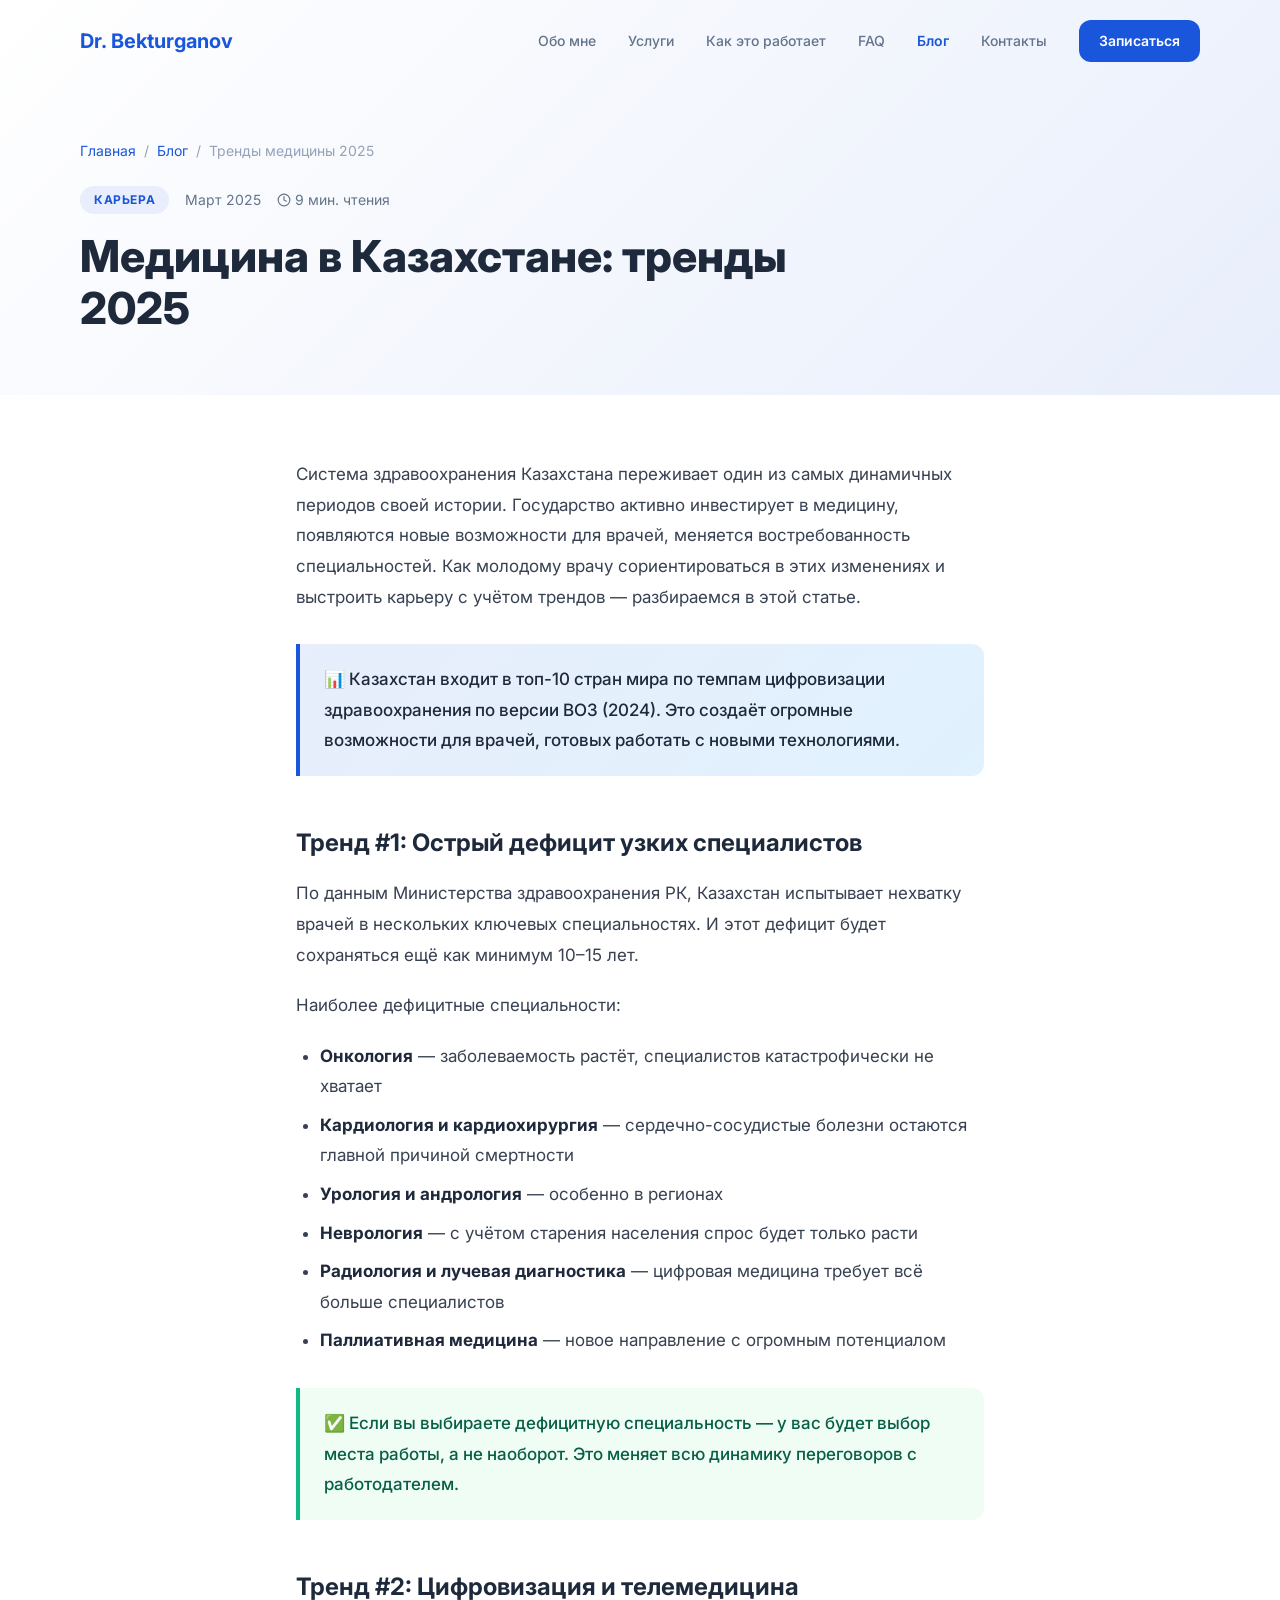
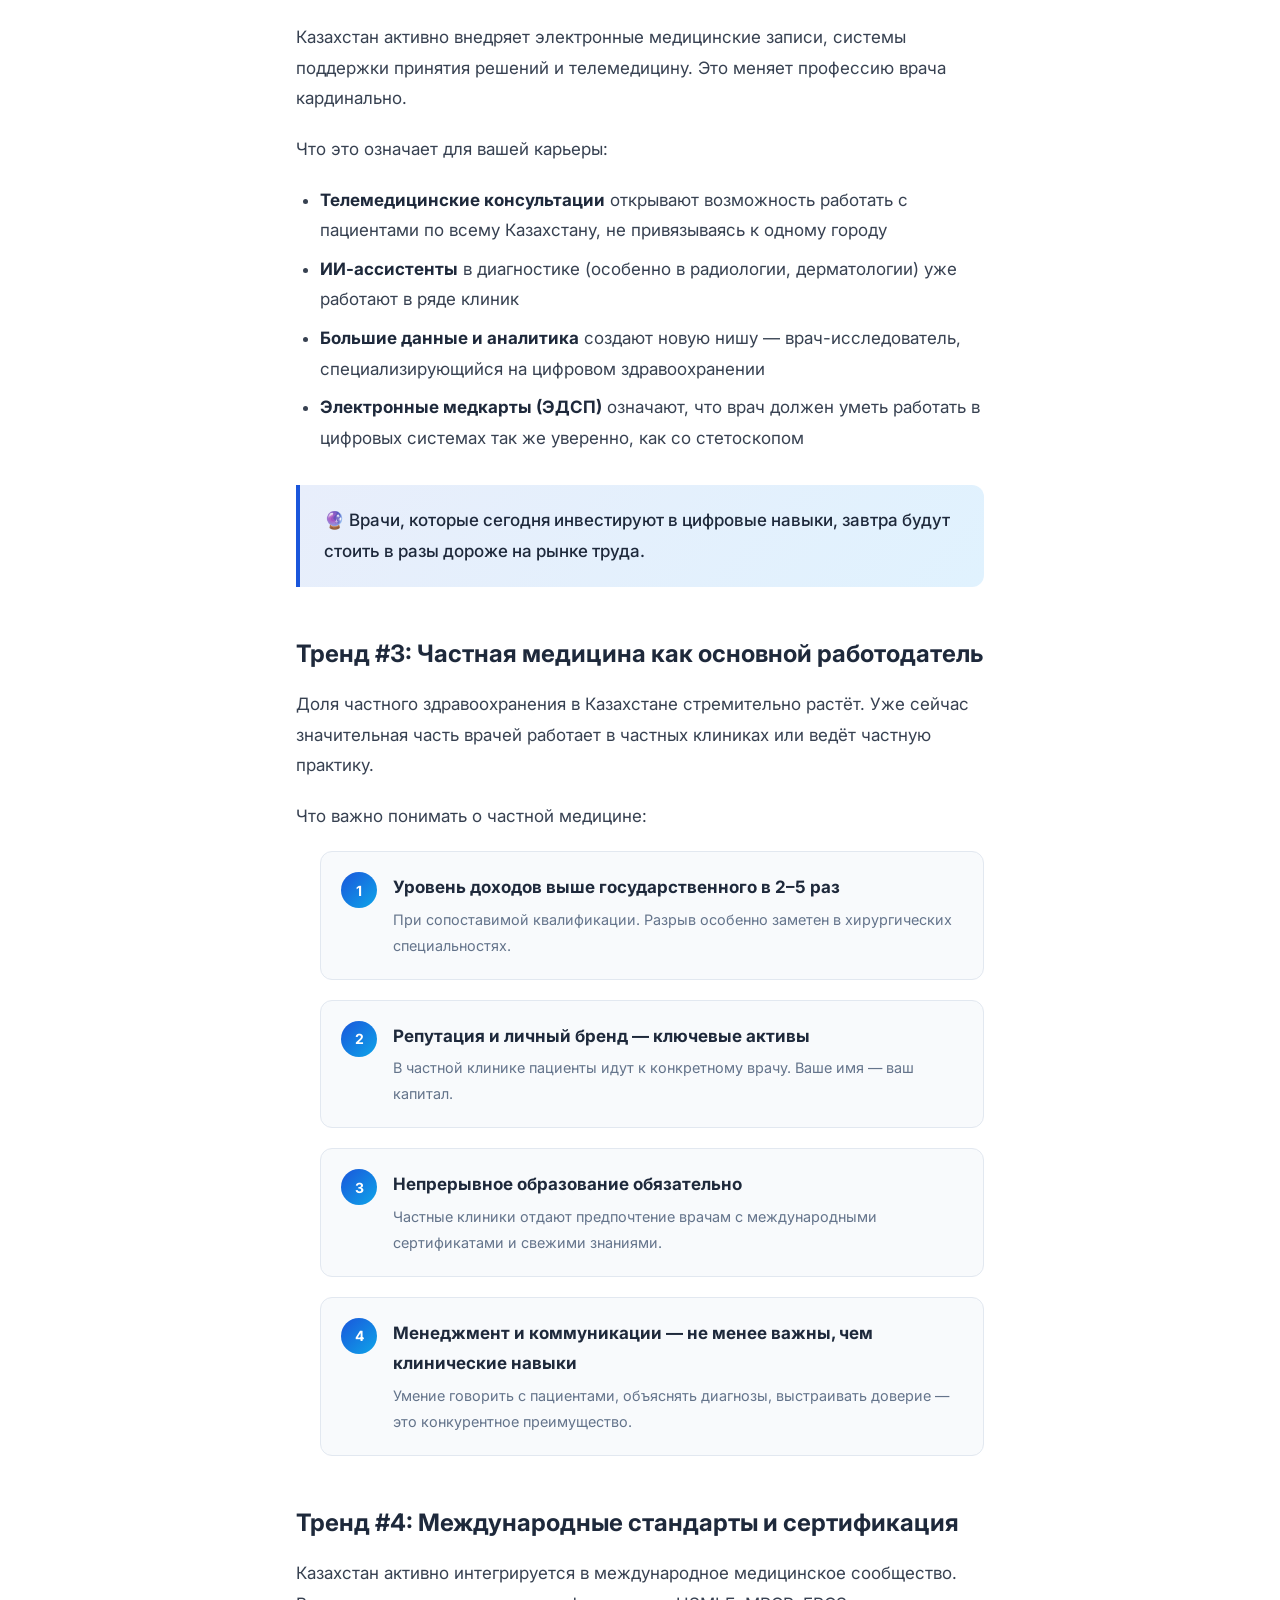
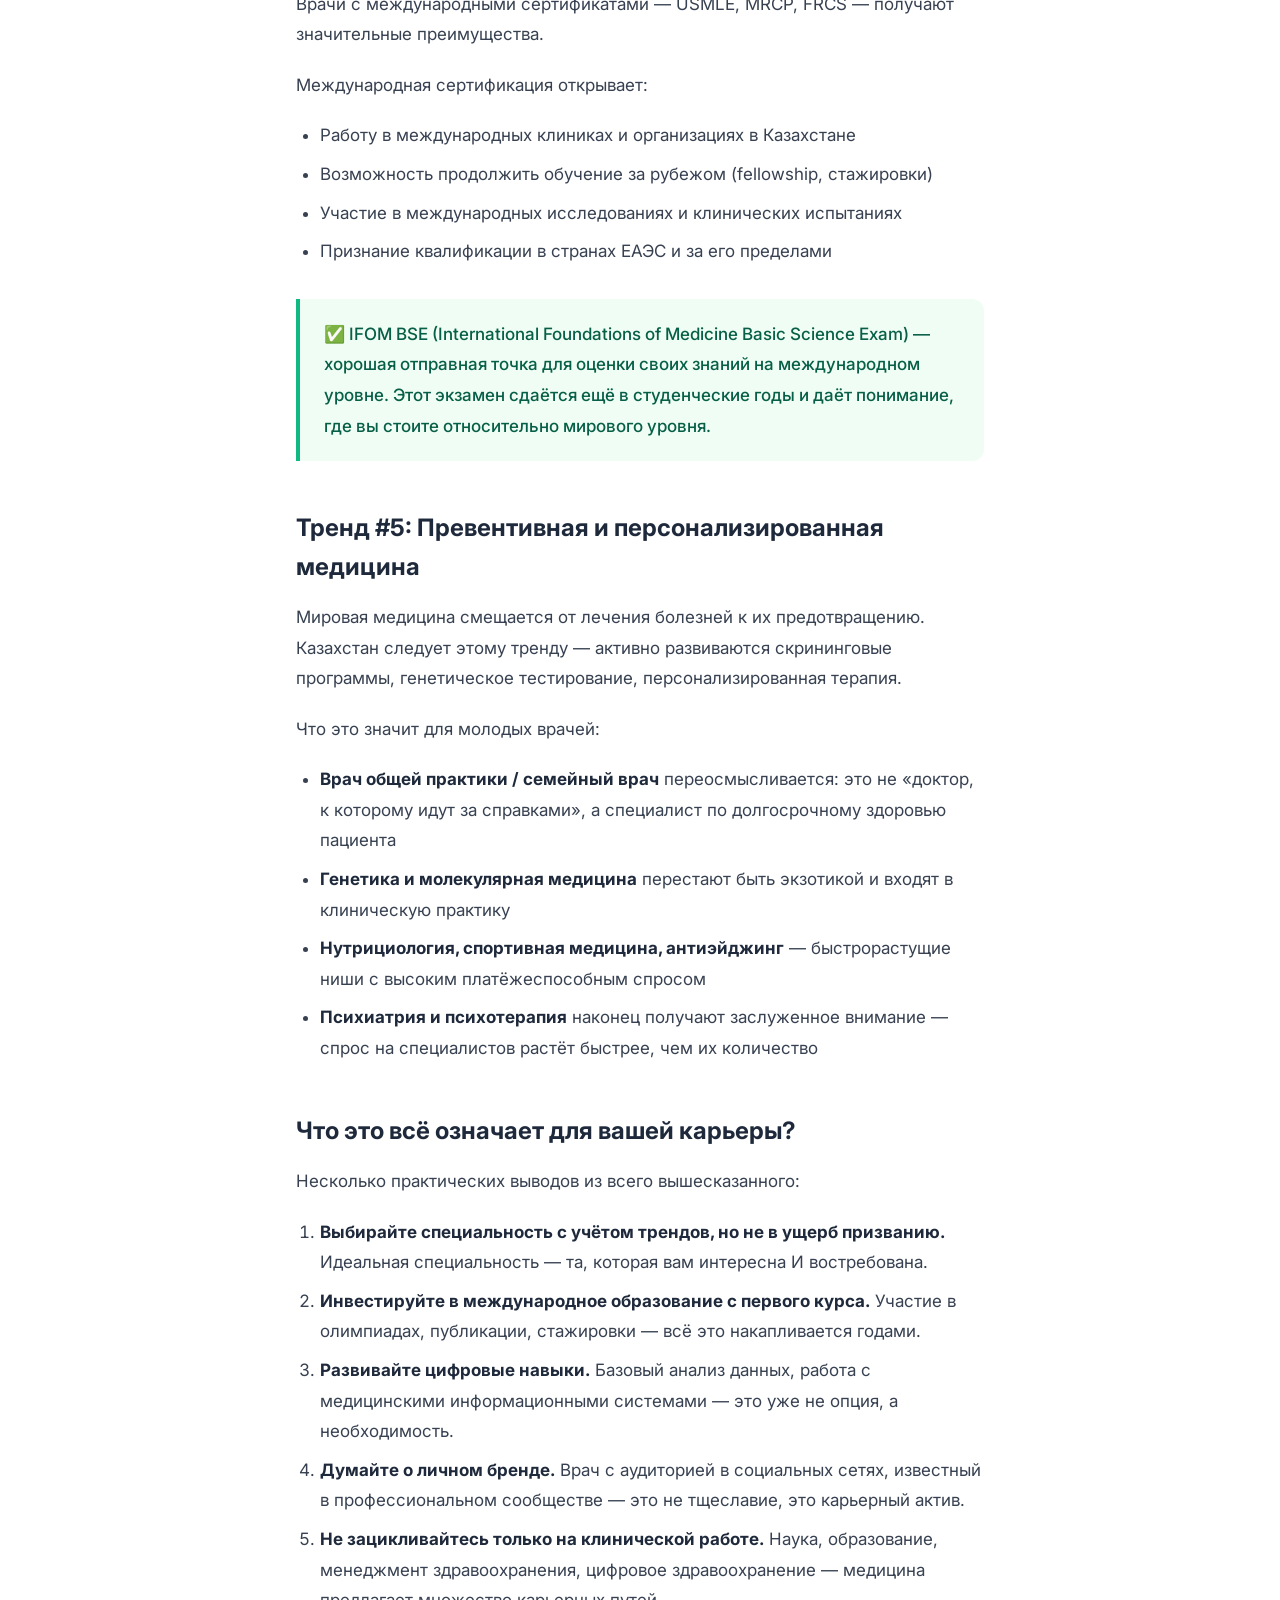
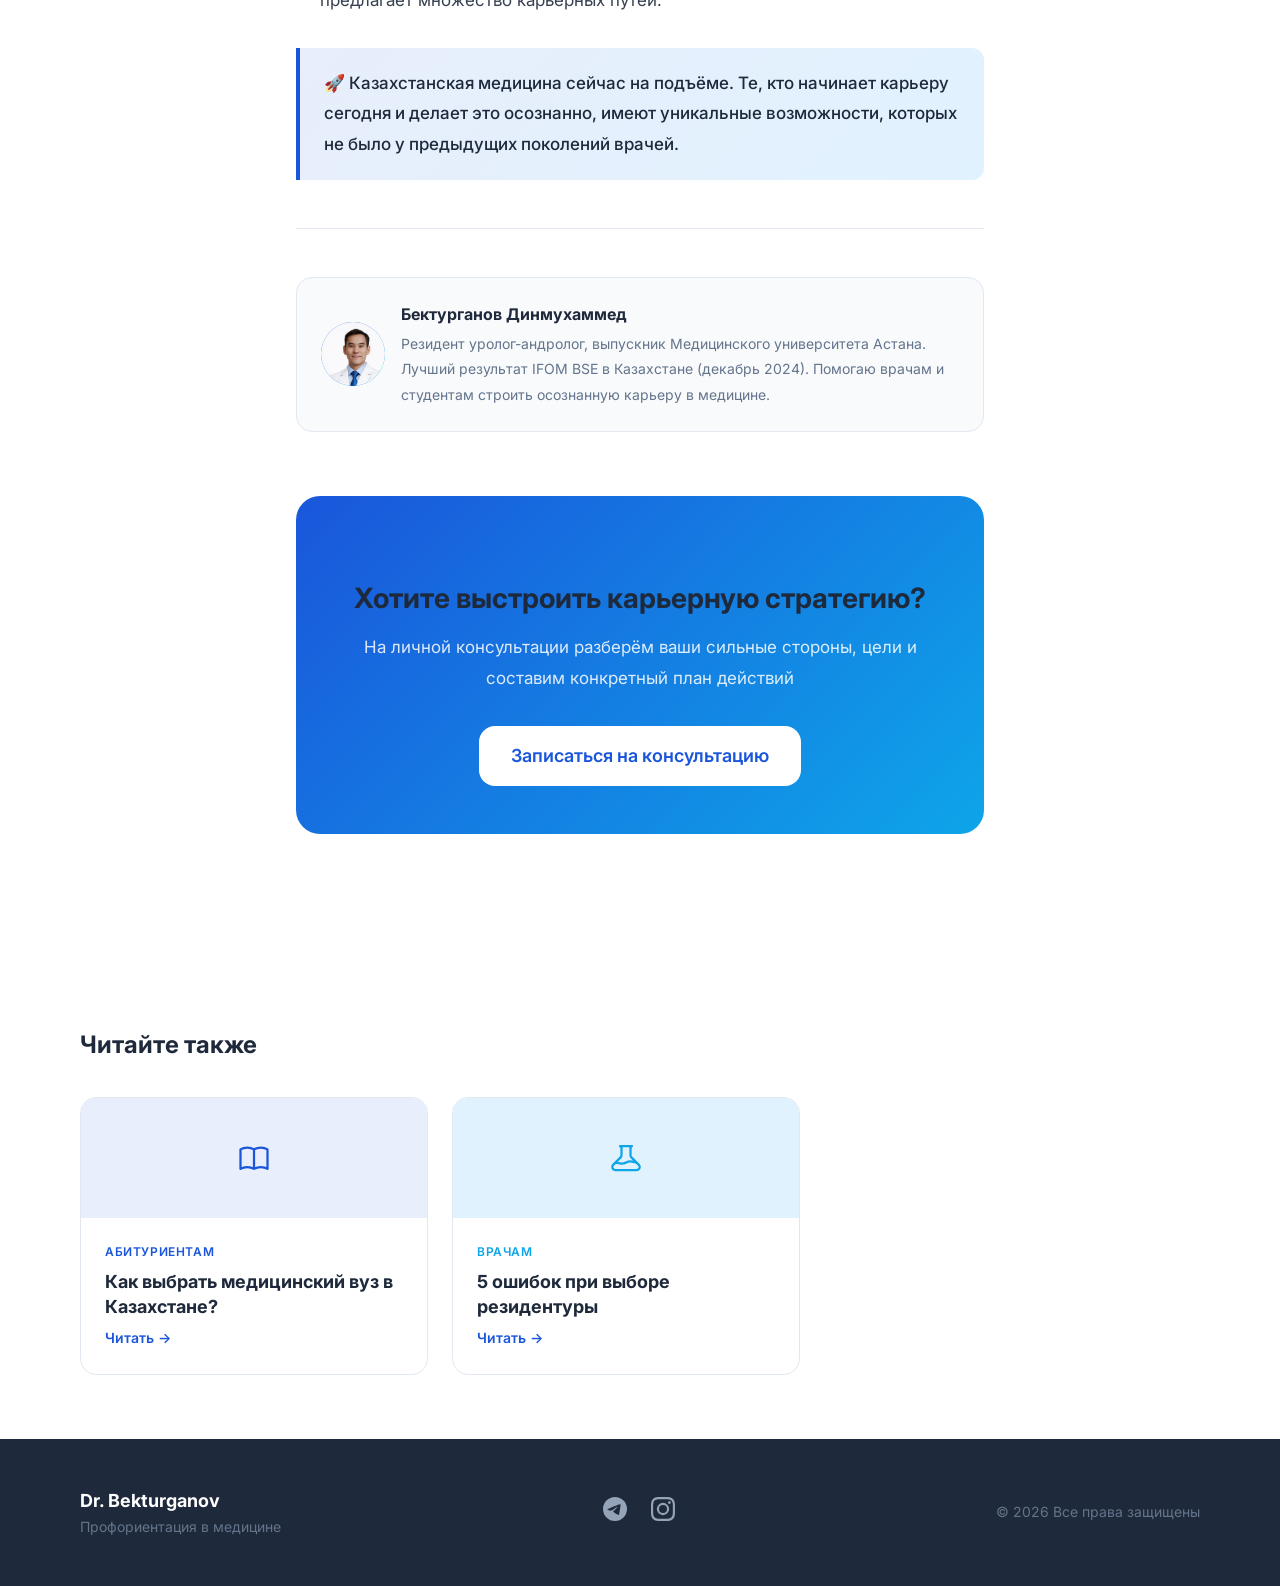
<file: blog/trendy-2025.html>
<!DOCTYPE html>
<html lang="ru">
<head>
  <meta charset="UTF-8">
  <meta name="viewport" content="width=device-width, initial-scale=1.0">
  <title>Медицина в Казахстане: тренды 2025 — Dr. Bekturganov</title>
  <meta name="description" content="Востребованные специальности, цифровизация здравоохранения, новые возможности для врачей в Казахстане в 2025 году.">
  <link rel="preconnect" href="https://fonts.googleapis.com">
  <link rel="preconnect" href="https://fonts.gstatic.com" crossorigin>
  <link href="https://fonts.googleapis.com/css2?family=Inter:wght@400;500;600;700;800&display=swap" rel="stylesheet">
  <link rel="stylesheet" href="../style.css">
</head>
<body>

  <!-- NAVBAR -->
  <nav id="navbar">
    <div class="nav-inner">
      <a href="../index.html" class="logo">Dr. Bekturganov</a>
      <div class="nav-links" id="navLinks">
        <a href="../index.html#about">Обо мне</a>
        <a href="../index.html#services">Услуги</a>
        <a href="../index.html#how">Как это работает</a>
        <a href="../index.html#faq">FAQ</a>
        <a href="../blog.html" style="color:#1a56db;font-weight:600">Блог</a>
        <a href="../index.html#contact">Контакты</a>
        <button class="btn btn-primary btn-sm" onclick="window.location.href='../index.html#contact'">Записаться</button>
      </div>
      <button class="burger" id="burger" onclick="toggleMenu()">
        <span></span><span></span><span></span>
      </button>
    </div>
  </nav>

  <!-- ARTICLE HERO -->
  <div class="article-hero">
    <div class="container">
      <div class="article-breadcrumb">
        <a href="../index.html">Главная</a>
        <span>/</span>
        <a href="../blog.html">Блог</a>
        <span>/</span>
        <span>Тренды медицины 2025</span>
      </div>
      <div class="article-meta">
        <span class="article-tag article-tag-primary">Карьера</span>
        <span class="article-date">Март 2025</span>
        <span class="article-read-time">
          <svg viewBox="0 0 24 24" fill="none" stroke="currentColor" stroke-width="2" width="14" height="14"><circle cx="12" cy="12" r="10"/><path stroke-linecap="round" stroke-linejoin="round" d="M12 6v6l4 2"/></svg>
          9 мин. чтения
        </span>
      </div>
      <h1 class="article-title">Медицина в Казахстане: тренды 2025</h1>
    </div>
  </div>

  <!-- ARTICLE BODY -->
  <div class="article-body">

    <p>Система здравоохранения Казахстана переживает один из самых динамичных периодов своей истории. Государство активно инвестирует в медицину, появляются новые возможности для врачей, меняется востребованность специальностей. Как молодому врачу сориентироваться в этих изменениях и выстроить карьеру с учётом трендов — разбираемся в этой статье.</p>

    <div class="article-callout">
      <p>📊 Казахстан входит в топ-10 стран мира по темпам цифровизации здравоохранения по версии ВОЗ (2024). Это создаёт огромные возможности для врачей, готовых работать с новыми технологиями.</p>
    </div>

    <h2>Тренд #1: Острый дефицит узких специалистов</h2>

    <p>По данным Министерства здравоохранения РК, Казахстан испытывает нехватку врачей в нескольких ключевых специальностях. И этот дефицит будет сохраняться ещё как минимум 10–15 лет.</p>

    <p>Наиболее дефицитные специальности:</p>
    <ul>
      <li><strong>Онкология</strong> — заболеваемость растёт, специалистов катастрофически не хватает</li>
      <li><strong>Кардиология и кардиохирургия</strong> — сердечно-сосудистые болезни остаются главной причиной смертности</li>
      <li><strong>Урология и андрология</strong> — особенно в регионах</li>
      <li><strong>Неврология</strong> — с учётом старения населения спрос будет только расти</li>
      <li><strong>Радиология и лучевая диагностика</strong> — цифровая медицина требует всё больше специалистов</li>
      <li><strong>Паллиативная медицина</strong> — новое направление с огромным потенциалом</li>
    </ul>

    <div class="article-tip">
      <p>✅ Если вы выбираете дефицитную специальность — у вас будет выбор места работы, а не наоборот. Это меняет всю динамику переговоров с работодателем.</p>
    </div>

    <h2>Тренд #2: Цифровизация и телемедицина</h2>

    <p>Казахстан активно внедряет электронные медицинские записи, системы поддержки принятия решений и телемедицину. Это меняет профессию врача кардинально.</p>

    <p>Что это означает для вашей карьеры:</p>
    <ul>
      <li><strong>Телемедицинские консультации</strong> открывают возможность работать с пациентами по всему Казахстану, не привязываясь к одному городу</li>
      <li><strong>ИИ-ассистенты</strong> в диагностике (особенно в радиологии, дерматологии) уже работают в ряде клиник</li>
      <li><strong>Большие данные и аналитика</strong> создают новую нишу — врач-исследователь, специализирующийся на цифровом здравоохранении</li>
      <li><strong>Электронные медкарты (ЭДСП)</strong> означают, что врач должен уметь работать в цифровых системах так же уверенно, как со стетоскопом</li>
    </ul>

    <div class="article-callout">
      <p>🔮 Врачи, которые сегодня инвестируют в цифровые навыки, завтра будут стоить в разы дороже на рынке труда.</p>
    </div>

    <h2>Тренд #3: Частная медицина как основной работодатель</h2>

    <p>Доля частного здравоохранения в Казахстане стремительно растёт. Уже сейчас значительная часть врачей работает в частных клиниках или ведёт частную практику.</p>

    <p>Что важно понимать о частной медицине:</p>

    <ol class="article-number-list">
      <li>
        <div>
          <strong>Уровень доходов выше государственного в 2–5 раз</strong>
          <p style="margin:4px 0 0;color:#64748b;font-size:.9rem">При сопоставимой квалификации. Разрыв особенно заметен в хирургических специальностях.</p>
        </div>
      </li>
      <li>
        <div>
          <strong>Репутация и личный бренд — ключевые активы</strong>
          <p style="margin:4px 0 0;color:#64748b;font-size:.9rem">В частной клинике пациенты идут к конкретному врачу. Ваше имя — ваш капитал.</p>
        </div>
      </li>
      <li>
        <div>
          <strong>Непрерывное образование обязательно</strong>
          <p style="margin:4px 0 0;color:#64748b;font-size:.9rem">Частные клиники отдают предпочтение врачам с международными сертификатами и свежими знаниями.</p>
        </div>
      </li>
      <li>
        <div>
          <strong>Менеджмент и коммуникации — не менее важны, чем клинические навыки</strong>
          <p style="margin:4px 0 0;color:#64748b;font-size:.9rem">Умение говорить с пациентами, объяснять диагнозы, выстраивать доверие — это конкурентное преимущество.</p>
        </div>
      </li>
    </ol>

    <h2>Тренд #4: Международные стандарты и сертификация</h2>

    <p>Казахстан активно интегрируется в международное медицинское сообщество. Врачи с международными сертификатами — USMLE, MRCP, FRCS — получают значительные преимущества.</p>

    <p>Международная сертификация открывает:</p>
    <ul>
      <li>Работу в международных клиниках и организациях в Казахстане</li>
      <li>Возможность продолжить обучение за рубежом (fellowship, стажировки)</li>
      <li>Участие в международных исследованиях и клинических испытаниях</li>
      <li>Признание квалификации в странах ЕАЭС и за его пределами</li>
    </ul>

    <div class="article-tip">
      <p>✅ IFOM BSE (International Foundations of Medicine Basic Science Exam) — хорошая отправная точка для оценки своих знаний на международном уровне. Этот экзамен сдаётся ещё в студенческие годы и даёт понимание, где вы стоите относительно мирового уровня.</p>
    </div>

    <h2>Тренд #5: Превентивная и персонализированная медицина</h2>

    <p>Мировая медицина смещается от лечения болезней к их предотвращению. Казахстан следует этому тренду — активно развиваются скрининговые программы, генетическое тестирование, персонализированная терапия.</p>

    <p>Что это значит для молодых врачей:</p>
    <ul>
      <li><strong>Врач общей практики / семейный врач</strong> переосмысливается: это не «доктор, к которому идут за справками», а специалист по долгосрочному здоровью пациента</li>
      <li><strong>Генетика и молекулярная медицина</strong> перестают быть экзотикой и входят в клиническую практику</li>
      <li><strong>Нутрициология, спортивная медицина, антиэйджинг</strong> — быстрорастущие ниши с высоким платёжеспособным спросом</li>
      <li><strong>Психиатрия и психотерапия</strong> наконец получают заслуженное внимание — спрос на специалистов растёт быстрее, чем их количество</li>
    </ul>

    <h2>Что это всё означает для вашей карьеры?</h2>

    <p>Несколько практических выводов из всего вышесказанного:</p>

    <ol>
      <li><strong>Выбирайте специальность с учётом трендов, но не в ущерб призванию.</strong> Идеальная специальность — та, которая вам интересна И востребована.</li>
      <li><strong>Инвестируйте в международное образование с первого курса.</strong> Участие в олимпиадах, публикации, стажировки — всё это накапливается годами.</li>
      <li><strong>Развивайте цифровые навыки.</strong> Базовый анализ данных, работа с медицинскими информационными системами — это уже не опция, а необходимость.</li>
      <li><strong>Думайте о личном бренде.</strong> Врач с аудиторией в социальных сетях, известный в профессиональном сообществе — это не тщеславие, это карьерный актив.</li>
      <li><strong>Не зацикливайтесь только на клинической работе.</strong> Наука, образование, менеджмент здравоохранения, цифровое здравоохранение — медицина предлагает множество карьерных путей.</li>
    </ol>

    <div class="article-callout">
      <p>🚀 Казахстанская медицина сейчас на подъёме. Те, кто начинает карьеру сегодня и делает это осознанно, имеют уникальные возможности, которых не было у предыдущих поколений врачей.</p>
    </div>

    <div class="article-divider"></div>

    <div class="article-author">
      <div class="article-author-avatar">
        <img src="../photo.jpg" alt="Бектурганов Динмухаммед">
      </div>
      <div>
        <h4>Бектурганов Динмухаммед</h4>
        <p>Резидент уролог-андролог, выпускник Медицинского университета Астана. Лучший результат IFOM BSE в Казахстане (декабрь 2024). Помогаю врачам и студентам строить осознанную карьеру в медицине.</p>
      </div>
    </div>

    <div class="article-cta">
      <h3>Хотите выстроить карьерную стратегию?</h3>
      <p>На личной консультации разберём ваши сильные стороны, цели и составим конкретный план действий</p>
      <a href="../index.html#contact" class="btn btn-white btn-lg">Записаться на консультацию</a>
    </div>

  </div>

  <!-- RELATED ARTICLES -->
  <div class="container">
    <div class="related-articles">
      <h2>Читайте также</h2>
      <div class="grid-2" style="max-width:720px">
        <a href="kak-vybrat-vuz.html" class="blog-card">
          <div class="blog-card-img bg-primary-light" style="height:120px">
            <svg viewBox="0 0 24 24" fill="none" stroke="#1a56db" stroke-width="1.5" width="36" height="36"><path stroke-linecap="round" stroke-linejoin="round" d="M12 6.253v13m0-13C10.832 5.477 9.246 5 7.5 5S4.168 5.477 3 6.253v13C4.168 18.477 5.754 18 7.5 18s3.332.477 4.5 1.253m0-13C13.168 5.477 14.754 5 16.5 5c1.747 0 3.332.477 4.5 1.253v13C19.832 18.477 18.247 18 16.5 18c-1.746 0-3.332.477-4.5 1.253"/></svg>
          </div>
          <div class="blog-card-body">
            <span class="blog-tag text-primary">Абитуриентам</span>
            <h4>Как выбрать медицинский вуз в Казахстане?</h4>
            <span class="blog-read-more">Читать →</span>
          </div>
        </a>
        <a href="oshibki-rezidentury.html" class="blog-card">
          <div class="blog-card-img bg-accent-light" style="height:120px">
            <svg viewBox="0 0 24 24" fill="none" stroke="#0ea5e9" stroke-width="1.5" width="36" height="36"><path stroke-linecap="round" stroke-linejoin="round" d="M19.428 15.428a2 2 0 00-1.022-.547l-2.387-.477a6 6 0 00-3.86.517l-.318.158a6 6 0 01-3.86.517L6.05 15.21a2 2 0 00-1.806.547M8 4h8l-1 1v5.172a2 2 0 00.586 1.414l5 5c1.26 1.26.367 3.414-1.415 3.414H4.828c-1.782 0-2.674-2.154-1.414-3.414l5-5A2 2 0 009 10.172V5L8 4z"/></svg>
          </div>
          <div class="blog-card-body">
            <span class="blog-tag text-accent">Врачам</span>
            <h4>5 ошибок при выборе резидентуры</h4>
            <span class="blog-read-more">Читать →</span>
          </div>
        </a>
      </div>
    </div>
  </div>

  <!-- FOOTER -->
  <footer>
    <div class="container footer-inner">
      <div><p class="footer-brand">Dr. Bekturganov</p><p class="text-muted text-sm">Профориентация в медицине</p></div>
      <div class="footer-socials">
        <a href="https://t.me/gon_frix1" target="_blank"><svg viewBox="0 0 24 24" fill="currentColor" width="24" height="24"><path d="M11.944 0A12 12 0 0 0 0 12a12 12 0 0 0 12 12 12 12 0 0 0 12-12A12 12 0 0 0 12 0a12 12 0 0 0-.056 0zm4.962 7.224c.1-.002.321.023.465.14a.506.506 0 0 1 .171.325c.016.093.036.306.02.472-.18 1.898-.962 6.502-1.36 8.627-.168.9-.499 1.201-.82 1.23-.696.065-1.225-.46-1.9-.902-1.056-.693-1.653-1.124-2.678-1.8-1.185-.78-.417-1.21.258-1.91.177-.184 3.247-2.977 3.307-3.23.007-.032.014-.15-.056-.212s-.174-.041-.249-.024c-.106.024-1.793 1.14-5.061 3.345-.48.33-.913.49-1.302.48-.428-.008-1.252-.241-1.865-.44-.752-.245-1.349-.374-1.297-.789.027-.216.325-.437.893-.663 3.498-1.524 5.83-2.529 6.998-3.014 3.332-1.386 4.025-1.627 4.476-1.635z"/></svg></a>
        <a href="https://instagram.com/doctorbekturganov" target="_blank"><svg viewBox="0 0 24 24" fill="currentColor" width="24" height="24"><path d="M12 2.163c3.204 0 3.584.012 4.85.07 3.252.148 4.771 1.691 4.919 4.919.058 1.265.069 1.645.069 4.849 0 3.205-.012 3.584-.069 4.849-.149 3.225-1.664 4.771-4.919 4.919-1.266.058-1.644.07-4.85.07-3.204 0-3.584-.012-4.849-.07-3.26-.149-4.771-1.699-4.919-4.92-.058-1.265-.07-1.644-.07-4.849 0-3.204.013-3.583.07-4.849.149-3.227 1.664-4.771 4.919-4.919 1.266-.057 1.645-.069 4.849-.069zM12 0C8.741 0 8.333.014 7.053.072 2.695.272.273 2.69.073 7.052.014 8.333 0 8.741 0 12c0 3.259.014 3.668.072 4.948.2 4.358 2.618 6.78 6.98 6.98C8.333 23.986 8.741 24 12 24c3.259 0 3.668-.014 4.948-.072 4.354-.2 6.782-2.618 6.979-6.98.059-1.28.073-1.689.073-4.948 0-3.259-.014-3.667-.072-4.947-.196-4.354-2.617-6.78-6.979-6.98C15.668.014 15.259 0 12 0zm0 5.838a6.162 6.162 0 100 12.324 6.162 6.162 0 000-12.324zM12 16a4 4 0 110-8 4 4 0 010 8zm6.406-11.845a1.44 1.44 0 100 2.881 1.44 1.44 0 000-2.881z"/></svg></a>
      </div>
      <p class="text-muted text-sm">&copy; 2026 Все права защищены</p>
    </div>
  </footer>

  <script>
    const navbar = document.getElementById('navbar');
    window.addEventListener('scroll', () => { navbar.classList.toggle('scrolled', window.scrollY > 50); });
    function toggleMenu() {
      document.getElementById('navLinks').classList.toggle('open');
      document.getElementById('burger').classList.toggle('active');
    }
    document.querySelectorAll('.nav-links a').forEach(link => {
      link.addEventListener('click', () => {
        document.getElementById('navLinks').classList.remove('open');
        document.getElementById('burger').classList.remove('active');
      });
    });
  </script>
</body>
</html>
</file>
<file: style.css>
/* ============ RESET & BASE ============ */
*,*::before,*::after{box-sizing:border-box;margin:0;padding:0}
html{scroll-behavior:smooth}
body{font-family:'Inter',ui-sans-serif,system-ui,sans-serif;color:#1e293b;background:#fff;-webkit-font-smoothing:antialiased;line-height:1.6}
a{color:inherit;text-decoration:none}
button{cursor:pointer;border:none;background:none;font:inherit}
ul{list-style:none}
img{max-width:100%}
section{scroll-margin-top:80px}

/* ============ UTILITIES ============ */
.container{max-width:1152px;margin:0 auto;padding:0 16px}
.container-sm{max-width:768px}
.max-w-4xl{max-width:896px}
.mx-auto{margin-left:auto;margin-right:auto}
.text-center{text-align:center}
.text-primary{color:#1a56db}
.text-accent{color:#0ea5e9}
.text-telegram{color:#229ED9}
.text-muted{color:#64748b}
.text-sm{font-size:.875rem}
.text-xs{font-size:.75rem}
.fw-bold{font-weight:700}
.w-full{width:100%}
.mb-6{margin-bottom:1.5rem}
.mb-16{margin-bottom:4rem}
.mt-8{margin-top:2rem}
.mt-10{margin-top:2.5rem}
.mt-12{margin-top:3rem}
.bg-white{background:#fff}
.bg-surface{background:#f8fafc}
.bg-primary-light{background:#e8eefb}
.bg-accent-light{background:#e0f2fe}
.bg-telegram-light{background:rgba(34,158,217,.1)}
.bg-whatsapp-light{background:rgba(37,211,102,.1)}
.bg-instagram-light{background:rgba(228,64,95,.1)}
.bg-accent{background:#0ea5e9}
.gradient-text{background:linear-gradient(135deg,#1a56db,#0ea5e9);-webkit-background-clip:text;-webkit-text-fill-color:transparent;background-clip:text}
.bg-gradient{background:linear-gradient(135deg,#1a56db,#0ea5e9);color:#fff}
.hide-mobile{display:none}
@media(min-width:768px){.hide-mobile{display:flex}}

/* ============ GRIDS ============ */
.grid-2,.grid-3,.grid-4,.steps-grid{display:grid;gap:1.5rem}
@media(min-width:768px){
  .grid-2{grid-template-columns:1fr 1fr}
  .grid-3{grid-template-columns:repeat(3,1fr)}
  .grid-4{grid-template-columns:repeat(4,1fr)}
  .steps-grid{grid-template-columns:repeat(4,1fr)}
}
.items-center{align-items:center}

/* ============ BUTTONS ============ */
.btn{display:inline-flex;align-items:center;justify-content:center;font-weight:600;border-radius:12px;transition:all .2s;gap:8px}
.btn-sm{padding:10px 20px;font-size:.875rem}
.btn-lg{padding:16px 32px;font-size:1.125rem;border-radius:16px}
.btn-primary{background:#1a56db;color:#fff}.btn-primary:hover{background:#1240a8}
.btn-accent{background:#0ea5e9;color:#fff}.btn-accent:hover{background:#0284c7}
.btn-telegram{background:#229ED9;color:#fff;padding:14px 32px;border-radius:12px;font-weight:600;white-space:nowrap}.btn-telegram:hover{background:#1a8bc7}
.btn-outline{border:2px solid #1a56db;color:#1a56db;background:transparent}.btn-outline:hover{background:#1a56db;color:#fff}
.btn-outline-accent{border:2px solid #0ea5e9;color:#0ea5e9;background:transparent}.btn-outline-accent:hover{background:#0ea5e9;color:#fff}
.btn-white{background:#fff;color:#1a56db}.btn-white:hover{background:rgba(255,255,255,.9)}

/* ============ NAVBAR ============ */
nav{position:fixed;top:0;left:0;right:0;z-index:40;padding:20px 0;transition:all .3s}
nav.scrolled{background:rgba(255,255,255,.85);backdrop-filter:blur(10px);box-shadow:0 1px 3px rgba(0,0,0,.1);padding:12px 0}
.nav-inner{max-width:1152px;margin:0 auto;padding:0 16px;display:flex;align-items:center;justify-content:space-between}
.logo{font-weight:700;font-size:1.25rem;color:#1a56db}
.nav-links{display:none;align-items:center;gap:32px}
.nav-links a{font-size:.875rem;font-weight:500;color:#64748b;transition:color .2s}.nav-links a:hover{color:#1a56db}
@media(min-width:768px){.nav-links{display:flex}.burger{display:none!important}}
.nav-links.open{display:flex;flex-direction:column;position:absolute;top:100%;left:0;right:0;background:rgba(255,255,255,.95);backdrop-filter:blur(10px);padding:16px;border-top:1px solid #e2e8f0;gap:12px}
.burger{display:flex;flex-direction:column;gap:5px;padding:8px}
.burger span{width:24px;height:2px;background:#1e293b;border-radius:2px;transition:all .3s}
.burger.active span:nth-child(1){transform:rotate(45deg) translate(5px,5px)}
.burger.active span:nth-child(2){opacity:0}
.burger.active span:nth-child(3){transform:rotate(-45deg) translate(5px,-5px)}

/* ============ HERO ============ */
.hero{position:relative;min-height:100vh;display:flex;align-items:center;background:linear-gradient(135deg,#fff,#e8eefb,#e0f2fe);overflow:hidden;padding:120px 0 80px}
.hero-bg-orb{position:absolute;border-radius:50%;filter:blur(60px)}
.hero-bg-orb-1{top:80px;right:0;width:384px;height:384px;background:rgba(26,86,219,.05)}
.hero-bg-orb-2{bottom:80px;left:0;width:288px;height:288px;background:rgba(14,165,233,.05)}
.hero-grid{display:grid;gap:48px;align-items:center}
@media(min-width:768px){.hero-grid{grid-template-columns:1fr 1fr}}
.badge{display:inline-flex;align-items:center;gap:8px;background:rgba(255,255,255,.8);border:1px solid #e2e8f0;border-radius:999px;padding:8px 16px;font-size:.875rem;font-weight:500;color:#64748b;margin-bottom:24px}
.badge-dot{width:8px;height:8px;border-radius:50%;background:#10b981;animation:pulse-dot 2s infinite}
@keyframes pulse-dot{0%,100%{opacity:1}50%{opacity:.5}}
.hero h1{font-size:2.5rem;font-weight:800;line-height:1.1;margin-bottom:24px}
@media(min-width:768px){.hero h1{font-size:3.5rem}}
@media(min-width:1024px){.hero h1{font-size:3.75rem}}
.hero-sub{font-size:1.125rem;color:#64748b;margin-bottom:32px;line-height:1.7;max-width:512px}
.hero-buttons{display:flex;flex-direction:column;gap:16px}
@media(min-width:640px){.hero-buttons{flex-direction:row}}
.hero-stats{display:flex;gap:32px;margin-top:40px;font-size:.875rem;color:#64748b}
.hero-stat{display:flex;align-items:center;gap:8px}
.icon-check{width:20px;height:20px;color:#1a56db}

/* Hero card */
.hero-card-wrap{position:relative;justify-content:center}
.hero-card-bg{position:absolute;width:320px;height:384px;border-radius:24px;background:linear-gradient(135deg,#1a56db,#0ea5e9);opacity:.1;top:-16px;right:-16px}
.hero-card{width:320px;height:384px;border-radius:24px;background:#fff;box-shadow:0 25px 50px rgba(0,0,0,.1);border:1px solid #e2e8f0;display:flex;align-items:center;justify-content:center;flex-direction:column;position:relative;overflow:hidden;text-align:center;padding:32px}
.hero-card-photo{padding:0}
.hero-photo{width:100%;height:100%;object-fit:cover;object-position:top}
.hero-card-overlay{position:absolute;bottom:0;left:0;right:0;background:linear-gradient(to top,rgba(0,0,0,.7),transparent);padding:24px;color:#fff;text-align:left}
.hero-card-overlay h3{font-size:1.125rem;font-weight:700;margin-bottom:4px}
.hero-card-overlay p{font-size:.875rem;opacity:.9}
.hero-avatar{width:128px;height:128px;border-radius:50%;background:linear-gradient(135deg,#1a56db,#0ea5e9);display:flex;align-items:center;justify-content:center;margin-bottom:16px;overflow:hidden}
.hero-avatar img{width:100%;height:100%;object-fit:cover}
.hero-avatar svg{width:64px;height:64px;color:#fff}
.hero-card h3{font-weight:700;font-size:1.125rem}
.float-badge{position:absolute;background:#fff;border-radius:12px;box-shadow:0 10px 25px rgba(0,0,0,.1);padding:8px 16px;border:1px solid #e2e8f0}
.float-badge-left{left:-24px;top:64px}
.float-badge-right{right:-24px;bottom:80px}

/* ============ SECTIONS ============ */
.section{padding:96px 0}
.section-header{text-align:center;margin-bottom:64px}
.section-header h2{font-size:2rem;font-weight:700;margin-bottom:16px}
@media(min-width:768px){.section-header h2{font-size:2.5rem}}
.section-label{display:inline-block;color:#1a56db;font-weight:600;font-size:.875rem;letter-spacing:.05em;text-transform:uppercase;margin-bottom:16px}

/* ============ SEGMENTS ============ */
.segment-card{border:2px solid rgba(0,0,0,.08);border-radius:24px;padding:32px;transition:all .3s}
@media(min-width:768px){.segment-card{padding:40px}}
.segment-card:hover{box-shadow:0 20px 40px rgba(0,0,0,.08)}
.segment-students{background:linear-gradient(135deg,#e8eefb,#fff)}.segment-students:hover{border-color:#1a56db}
.segment-doctors{background:linear-gradient(135deg,#e0f2fe,#fff)}.segment-doctors:hover{border-color:#0ea5e9}
.segment-icon{width:64px;height:64px;border-radius:16px;display:flex;align-items:center;justify-content:center;margin-bottom:24px}
.segment-icon svg{width:32px;height:32px}
.segment-card h3{font-size:1.5rem;font-weight:700;margin-bottom:12px}
.segment-tagline{font-size:1.875rem;font-weight:800;margin-bottom:16px}
.segment-card>p{margin-bottom:24px;line-height:1.7}

/* ============ CHECKLISTS ============ */
.check-list{margin-bottom:32px}
.check-list li{display:flex;align-items:flex-start;gap:12px;margin-bottom:12px;color:#64748b}
.check-list li::before{content:'';display:block;width:20px;height:20px;background:url("data:image/svg+xml,%3Csvg viewBox='0 0 20 20' fill='%231a56db' xmlns='http://www.w3.org/2000/svg'%3E%3Cpath fill-rule='evenodd' d='M16.707 5.293a1 1 0 010 1.414l-8 8a1 1 0 01-1.414 0l-4-4a1 1 0 011.414-1.414L8 12.586l7.293-7.293a1 1 0 011.414 0z' clip-rule='evenodd'/%3E%3C/svg%3E") no-repeat center;flex-shrink:0;margin-top:2px}
.check-list-accent li::before{background-image:url("data:image/svg+xml,%3Csvg viewBox='0 0 20 20' fill='%230ea5e9' xmlns='http://www.w3.org/2000/svg'%3E%3Cpath fill-rule='evenodd' d='M16.707 5.293a1 1 0 010 1.414l-8 8a1 1 0 01-1.414 0l-4-4a1 1 0 011.414-1.414L8 12.586l7.293-7.293a1 1 0 011.414 0z' clip-rule='evenodd'/%3E%3C/svg%3E")}
.check-list-sm li{font-size:.875rem;margin-bottom:8px}

/* ============ ABOUT ============ */
.about-photo{position:relative}
.about-photo-bg{position:absolute;inset:0;border-radius:24px;background:linear-gradient(135deg,#1a56db,#0ea5e9);opacity:.1;top:-16px;left:-16px}
.about-photo-card{width:100%;aspect-ratio:4/5;border-radius:24px;background:#fff;box-shadow:0 20px 40px rgba(0,0,0,.08);border:1px solid #e2e8f0;display:flex;flex-direction:column;align-items:center;justify-content:center;position:relative;overflow:hidden;padding:32px}
.about-photo-full{padding:0}
.about-full-img{width:100%;height:100%;object-fit:cover;object-position:top}
.about-avatar{width:160px;height:160px;border-radius:50%;background:linear-gradient(135deg,#1a56db,#0ea5e9);display:flex;align-items:center;justify-content:center;margin-bottom:24px;overflow:hidden}
.about-avatar img{width:100%;height:100%;object-fit:cover}
.about-avatar svg{width:80px;height:80px;color:#fff}
.achievement-list{display:flex;flex-direction:column;gap:16px;margin-bottom:32px}
.achievement{display:flex;align-items:flex-start;gap:16px}
.achievement-emoji{font-size:1.5rem;margin-top:2px}
.achievement strong{display:block;margin-bottom:2px}

/* ============ PRICING CARDS ============ */
.price-card{position:relative;border:2px solid #e2e8f0;border-radius:16px;padding:32px;transition:all .3s;display:flex;flex-direction:column}
.price-card:hover{box-shadow:0 20px 40px rgba(0,0,0,.08)}
.price-card h4{font-size:1.25rem;font-weight:700;margin-bottom:8px}
.price{font-size:1.875rem;font-weight:800;margin-bottom:16px}
.price-card .text-sm{margin-bottom:24px}
.price-card .check-list{flex:1}
.price-card .btn{margin-top:auto}
.price-card-popular{border-color:#1a56db;background:rgba(232,238,251,.3)}
.price-card-popular-accent{border-color:#0ea5e9;background:rgba(224,242,254,.3)}
.popular-badge{position:absolute;top:-12px;left:50%;transform:translateX(-50%);background:#1a56db;color:#fff;font-size:.75rem;font-weight:700;padding:4px 16px;border-radius:999px}
.popular-badge.bg-accent{background:#0ea5e9}

.services-label{display:flex;align-items:center;gap:12px;margin-bottom:32px}
.services-label-icon{width:40px;height:40px;border-radius:12px;display:flex;align-items:center;justify-content:center}
.services-label h3{font-size:1.5rem;font-weight:700}

/* ============ TELEGRAM CARD ============ */
.telegram-card{margin-top:64px}
.telegram-card-inner{background:linear-gradient(to right,rgba(34,158,217,.1),#e8eefb);border-radius:24px;padding:32px;border:2px solid rgba(34,158,217,.2);display:flex;flex-direction:column;align-items:center;gap:24px;text-align:center}
@media(min-width:768px){.telegram-card-inner{flex-direction:row;text-align:left;padding:48px}}
.telegram-icon{width:80px;height:80px;border-radius:16px;background:rgba(34,158,217,.2);display:flex;align-items:center;justify-content:center;flex-shrink:0}
.telegram-text{flex:1}
.telegram-text h3{font-size:1.5rem;font-weight:700;margin-bottom:8px}
.telegram-text .price{margin-top:4px}

/* ============ STEPS ============ */
.step{text-align:center;position:relative}
.step-icon-wrap{width:80px;height:80px;border-radius:16px;background:#fff;box-shadow:0 10px 25px rgba(0,0,0,.08);border:1px solid #e2e8f0;margin:0 auto 24px;display:flex;align-items:center;justify-content:center;position:relative}
.step-icon-wrap svg{width:32px;height:32px}
.step-num{position:absolute;top:-8px;right:-8px;width:28px;height:28px;background:#1a56db;color:#fff;font-size:.75rem;font-weight:700;border-radius:50%;display:flex;align-items:center;justify-content:center}
.step h4{font-weight:700;font-size:1.125rem;margin-bottom:8px}

/* ============ TRUST ============ */
.trust-card{background:#f8fafc;border-radius:16px;padding:24px;border:1px solid rgba(226,232,240,.5);transition:all .3s}
.trust-card:hover{box-shadow:0 10px 25px rgba(0,0,0,.08)}
.trust-emoji{font-size:2.5rem;display:block;margin-bottom:16px}
.trust-card h4{font-weight:700;font-size:1.125rem;margin-bottom:8px}

/* ============ RESULTS ============ */
.result-card{text-align:center}
.result-icon{width:64px;height:64px;border-radius:16px;background:rgba(255,255,255,.2);margin:0 auto 24px;display:flex;align-items:center;justify-content:center}
.result-icon svg{width:32px;height:32px}
.result-card h4{font-size:1.25rem;font-weight:700;margin-bottom:12px}
.result-card p{color:rgba(255,255,255,.8);line-height:1.7}

/* ============ REVIEWS ============ */
.review-card{background:#fff;border-radius:16px;padding:32px;border:1px solid #e2e8f0;transition:all .3s;display:flex;flex-direction:column}
.review-card:hover{box-shadow:0 10px 25px rgba(0,0,0,.08)}
.stars{color:#facc15;font-size:1.25rem;margin-bottom:16px;letter-spacing:2px}
.review-text{flex:1;font-style:italic;line-height:1.7;margin-bottom:24px}
.reviewer{display:flex;align-items:center;gap:12px}
.reviewer-avatar{width:40px;height:40px;border-radius:50%;background:rgba(26,86,219,.1);display:flex;align-items:center;justify-content:center;color:#1a56db;font-weight:700;font-size:.875rem;flex-shrink:0}

/* ============ FAQ ============ */
.faq-group-title{font-size:1.125rem;font-weight:700;display:flex;align-items:center;gap:8px;margin-bottom:16px}
.faq-item{border-bottom:1px solid #e2e8f0;cursor:pointer}
.faq-q{display:flex;align-items:center;justify-content:space-between;padding:20px 0;font-weight:600}
.faq-q span{padding-right:16px}
.faq-chevron{width:20px;height:20px;color:#1a56db;flex-shrink:0;transition:transform .3s}
.faq-item.open .faq-chevron{transform:rotate(180deg)}
.faq-a{max-height:0;overflow:hidden;transition:all .3s;color:#64748b;line-height:1.7}
.faq-item.open .faq-a{max-height:200px;padding-bottom:20px}

/* ============ BLOG ============ */
.blog-card{background:#fff;border-radius:16px;border:1px solid #e2e8f0;overflow:hidden;transition:all .3s;display:flex;flex-direction:column}
.blog-card:hover{box-shadow:0 20px 40px rgba(0,0,0,.08);transform:translateY(-4px)}
.blog-card-img{height:180px;display:flex;align-items:center;justify-content:center}
.blog-card-body{padding:24px;flex:1;display:flex;flex-direction:column}
.blog-tag{font-size:.75rem;font-weight:600;text-transform:uppercase;letter-spacing:.05em;margin-bottom:8px;display:inline-block}
.blog-card h4{font-size:1.125rem;font-weight:700;margin-bottom:8px;line-height:1.4}
.blog-card-body>.text-sm{flex:1;line-height:1.7;margin-bottom:12px}
.blog-date{display:inline-flex;align-items:center;gap:4px;padding:4px 12px;background:#f8fafc;border-radius:999px;font-weight:500}
.blog-read-more{display:inline-flex;align-items:center;gap:4px;color:#1a56db;font-weight:600;font-size:.875rem;margin-top:auto}
a.blog-card{text-decoration:none;color:inherit}

/* ============ BLOG LISTING PAGE ============ */
.blog-hero{background:linear-gradient(135deg,#fff,#e8eefb,#e0f2fe);padding:160px 0 80px;text-align:center}
.blog-hero h1{font-size:2.5rem;font-weight:800;margin-bottom:16px}
@media(min-width:768px){.blog-hero h1{font-size:3rem}}
.blog-hero p{font-size:1.125rem;color:#64748b;max-width:560px;margin:0 auto}
.blog-grid{display:grid;gap:2rem;padding:64px 0}
@media(min-width:640px){.blog-grid{grid-template-columns:1fr 1fr}}
@media(min-width:1024px){.blog-grid{grid-template-columns:repeat(3,1fr)}}
.blog-card-featured{grid-column:1/-1}
@media(min-width:1024px){.blog-card-featured .blog-card-img{height:280px}}

/* ============ ARTICLE PAGE ============ */
.article-hero{background:linear-gradient(135deg,#fff,#e8eefb);padding:140px 0 60px}
.article-breadcrumb{display:flex;align-items:center;gap:8px;font-size:.875rem;color:#64748b;margin-bottom:24px}
.article-breadcrumb a{color:#1a56db}.article-breadcrumb a:hover{text-decoration:underline}
.article-breadcrumb span{color:#94a3b8}
.article-meta{display:flex;align-items:center;gap:16px;flex-wrap:wrap;margin-top:24px}
.article-tag{display:inline-flex;padding:4px 14px;border-radius:999px;font-size:.75rem;font-weight:700;text-transform:uppercase;letter-spacing:.05em}
.article-tag-primary{background:#e8eefb;color:#1a56db}
.article-tag-accent{background:#e0f2fe;color:#0ea5e9}
.article-date{font-size:.875rem;color:#64748b}
.article-read-time{font-size:.875rem;color:#64748b;display:flex;align-items:center;gap:4px}
.article-title{font-size:2rem;font-weight:800;line-height:1.2;margin:16px 0 0;max-width:720px}
@media(min-width:768px){.article-title{font-size:2.75rem}}

.article-body{max-width:720px;margin:0 auto;padding:64px 16px}
.article-body h2{font-size:1.5rem;font-weight:700;margin:48px 0 16px;color:#1e293b}
.article-body h3{font-size:1.25rem;font-weight:700;margin:32px 0 12px;color:#1e293b}
.article-body p{color:#374151;line-height:1.8;margin-bottom:20px;font-size:1.0625rem}
.article-body ul,.article-body ol{margin:0 0 20px 0;padding-left:24px}
.article-body li{color:#374151;line-height:1.8;margin-bottom:8px;font-size:1.0625rem}
.article-body ul li{list-style:disc}
.article-body ol li{list-style:decimal}
.article-body strong{color:#1e293b;font-weight:700}
.article-callout{background:linear-gradient(135deg,#e8eefb,#e0f2fe);border-left:4px solid #1a56db;border-radius:0 12px 12px 0;padding:20px 24px;margin:32px 0}
.article-callout p{margin:0;color:#1e293b;font-weight:500}
.article-tip{background:#f0fdf4;border-left:4px solid #10b981;border-radius:0 12px 12px 0;padding:20px 24px;margin:32px 0}
.article-tip p{margin:0;color:#065f46;font-weight:500}
.article-warning{background:#fff7ed;border-left:4px solid #f97316;border-radius:0 12px 12px 0;padding:20px 24px;margin:32px 0}
.article-warning p{margin:0;color:#9a3412;font-weight:500}
.article-number-list{counter-reset:num;list-style:none;padding:0;margin:0 0 20px}
.article-number-list li{counter-increment:num;display:flex;align-items:flex-start;gap:16px;margin-bottom:20px;padding:20px;background:#f8fafc;border-radius:12px;border:1px solid #e2e8f0}
.article-number-list li::before{content:counter(num);min-width:36px;height:36px;background:linear-gradient(135deg,#1a56db,#0ea5e9);color:#fff;border-radius:50%;display:flex;align-items:center;justify-content:center;font-weight:700;font-size:.875rem;flex-shrink:0}
.article-divider{height:1px;background:#e2e8f0;margin:48px 0}
.article-author{display:flex;align-items:center;gap:16px;padding:24px;background:#f8fafc;border-radius:16px;border:1px solid #e2e8f0}
.article-author-avatar{width:64px;height:64px;border-radius:50%;background:linear-gradient(135deg,#1a56db,#0ea5e9);flex-shrink:0;overflow:hidden}
.article-author-avatar img{width:100%;height:100%;object-fit:cover;object-position:top}
.article-author h4{font-weight:700;margin-bottom:4px}
.article-author p{color:#64748b;font-size:.875rem;margin:0}
.article-cta{background:linear-gradient(135deg,#1a56db,#0ea5e9);border-radius:24px;padding:48px;text-align:center;color:#fff;margin:64px 0}
.article-cta h3{font-size:1.75rem;font-weight:700;margin-bottom:12px}
.article-cta p{color:rgba(255,255,255,.85);margin-bottom:32px;font-size:1.0625rem}
.related-articles{padding:64px 0}
.related-articles h2{font-size:1.5rem;font-weight:700;margin-bottom:32px}

/* ============ CONTACT ============ */
.contact-links{display:flex;flex-direction:column;gap:16px}
.contact-link{display:flex;align-items:center;gap:16px;background:#fff;border:2px solid #e2e8f0;border-radius:16px;padding:20px;transition:all .3s}
.contact-link:hover{box-shadow:0 10px 25px rgba(0,0,0,.08)}
.contact-link-icon{width:56px;height:56px;border-radius:12px;display:flex;align-items:center;justify-content:center;flex-shrink:0}
.contact-link strong{display:block;margin-bottom:2px}
.cta-card-final{background:linear-gradient(135deg,#1a56db,#0ea5e9);border-radius:24px;padding:32px;color:#fff;height:100%;display:flex;flex-direction:column;justify-content:center}
@media(min-width:768px){.cta-card-final{padding:40px}}
.cta-card-final h3{font-size:1.5rem;font-weight:700;margin-bottom:16px}
.cta-card-final>p{color:rgba(255,255,255,.8);margin-bottom:32px;line-height:1.7}
.cta-meta{display:flex;gap:16px;margin-top:24px;font-size:.875rem;color:rgba(255,255,255,.7)}
.cta-meta span{display:flex;align-items:center;gap:8px}

/* ============ FOOTER ============ */
footer{background:#1e293b;padding:48px 0}
.footer-inner{display:flex;flex-direction:column;align-items:center;gap:24px;text-align:center}
@media(min-width:768px){.footer-inner{flex-direction:row;justify-content:space-between;text-align:left}}
.footer-brand{font-weight:700;font-size:1.125rem;color:#fff}
.footer-socials{display:flex;gap:24px}
.footer-socials a{color:#94a3b8;transition:color .2s}.footer-socials a:hover{color:#fff}

/* ============ FLOATING CTA ============ */
.floating-cta{position:fixed;bottom:24px;right:24px;z-index:30;width:56px;height:56px;border-radius:50%;background:#1a56db;color:#fff;display:flex;align-items:center;justify-content:center;box-shadow:0 10px 25px rgba(26,86,219,.3);transition:all .2s}
.floating-cta:hover{background:#1240a8;box-shadow:0 10px 30px rgba(26,86,219,.5)}
.pulse-cta{animation:pulse-shadow 2s cubic-bezier(.4,0,.6,1) infinite}
@keyframes pulse-shadow{0%,100%{box-shadow:0 0 0 0 rgba(26,86,219,.4)}50%{box-shadow:0 0 0 12px rgba(26,86,219,0)}}

/* ============ MODAL ============ */
.modal-overlay{position:fixed;inset:0;z-index:50;display:none;align-items:center;justify-content:center;padding:16px;background:rgba(0,0,0,.5);backdrop-filter:blur(4px)}
.modal-overlay.open{display:flex}
.modal{background:#fff;border-radius:16px;box-shadow:0 25px 50px rgba(0,0,0,.15);width:100%;max-width:480px;max-height:90vh;overflow-y:auto}
.modal-header{position:sticky;top:0;background:#fff;border-radius:16px 16px 0 0;border-bottom:1px solid #e2e8f0;padding:16px 24px;display:flex;align-items:center;justify-content:space-between;z-index:10}
.modal-header h3{font-size:1.125rem;font-weight:700}
.modal-close{width:32px;height:32px;border-radius:50%;background:#f8fafc;display:flex;align-items:center;justify-content:center;font-size:1.25rem;color:#64748b;transition:background .2s}
.modal-close:hover{background:#e2e8f0}
.modal-body{padding:24px}
.progress-bar{display:flex;gap:8px;margin-bottom:24px}
.progress-fill{height:6px;border-radius:3px;flex:1;transition:background .3s}

/* Modal steps */
.service-option{width:100%;text-align:left;padding:16px;border-radius:12px;border:2px solid #e2e8f0;margin-bottom:12px;font-weight:500;transition:all .2s}
.service-option:hover{border-color:#1a56db;background:#e8eefb}
.calendar-nav{display:flex;align-items:center;justify-content:space-between;margin-bottom:16px}
.calendar-nav button{padding:8px;border-radius:8px;transition:background .2s}.calendar-nav button:hover{background:#f8fafc}
.calendar-nav span{font-weight:600}
.weekdays{display:grid;grid-template-columns:repeat(7,1fr);gap:4px;margin-bottom:8px}
.weekdays span{text-align:center;font-size:.75rem;font-weight:500;color:#64748b;padding:8px 0}
.days{display:grid;grid-template-columns:repeat(7,1fr);gap:4px}
.day-btn{aspect-ratio:1;border-radius:8px;font-size:.875rem;font-weight:500;transition:all .2s;background:none;border:none}
.day-btn:not(:disabled):hover{background:#e8eefb;color:#1a56db}
.day-btn:disabled{color:#d1d5db;cursor:not-allowed}
.day-btn.selected{background:#1a56db;color:#fff}
.time-grid{display:grid;grid-template-columns:1fr 1fr;gap:12px}
.time-btn{padding:12px;border-radius:12px;border:2px solid #e2e8f0;font-weight:500;transition:all .2s}
.time-btn:hover{border-color:#1a56db;background:#e8eefb}
.time-btn.selected{border-color:#1a56db;background:#e8eefb;color:#1a56db}
.booking-summary{background:#e8eefb;border-radius:12px;padding:16px;font-size:.875rem;margin-bottom:16px}
.booking-summary p{margin-bottom:4px}
.form-group{margin-bottom:16px}
.form-group label{display:block;font-size:.875rem;font-weight:500;margin-bottom:4px}
.form-input{width:100%;padding:12px 16px;border-radius:12px;border:2px solid #e2e8f0;font:inherit;transition:border-color .2s;outline:none}
.form-input:focus{border-color:#1a56db}
textarea.form-input{resize:none}
.submit-btn{width:100%;background:#1a56db;color:#fff;padding:14px;border-radius:12px;font-weight:600;font-size:1rem;transition:background .2s}
.submit-btn:hover{background:#1240a8}
.submit-btn:disabled{opacity:.5;cursor:not-allowed}
.back-link{display:block;text-align:center;margin-top:16px;font-size:.875rem;color:#1a56db;font-weight:500}
.back-link:hover{text-decoration:underline}
.result-message{text-align:center;padding:32px 0}
.result-circle{width:64px;height:64px;border-radius:50%;margin:0 auto 16px;display:flex;align-items:center;justify-content:center;font-size:2rem}
.result-circle.success{background:#dcfce7}
.result-circle.error{background:#fee2e2}

/* ============ ANIMATIONS ============ */
.anim{opacity:0;transform:translateY(30px);transition:all .6s ease-out}
.anim.visible{opacity:1;transform:translateY(0)}
.fade-up{animation:fadeInUp .6s ease-out forwards}
.fade-in{animation:fadeIn .6s ease-out forwards}
@keyframes fadeInUp{from{opacity:0;transform:translateY(30px)}to{opacity:1;transform:translateY(0)}}
@keyframes fadeIn{from{opacity:0}to{opacity:1}}

/* ============ SCROLLBAR ============ */
::-webkit-scrollbar{width:6px}
::-webkit-scrollbar-track{background:#f8fafc}
::-webkit-scrollbar-thumb{background:#1a56db;border-radius:3px}
</file>
